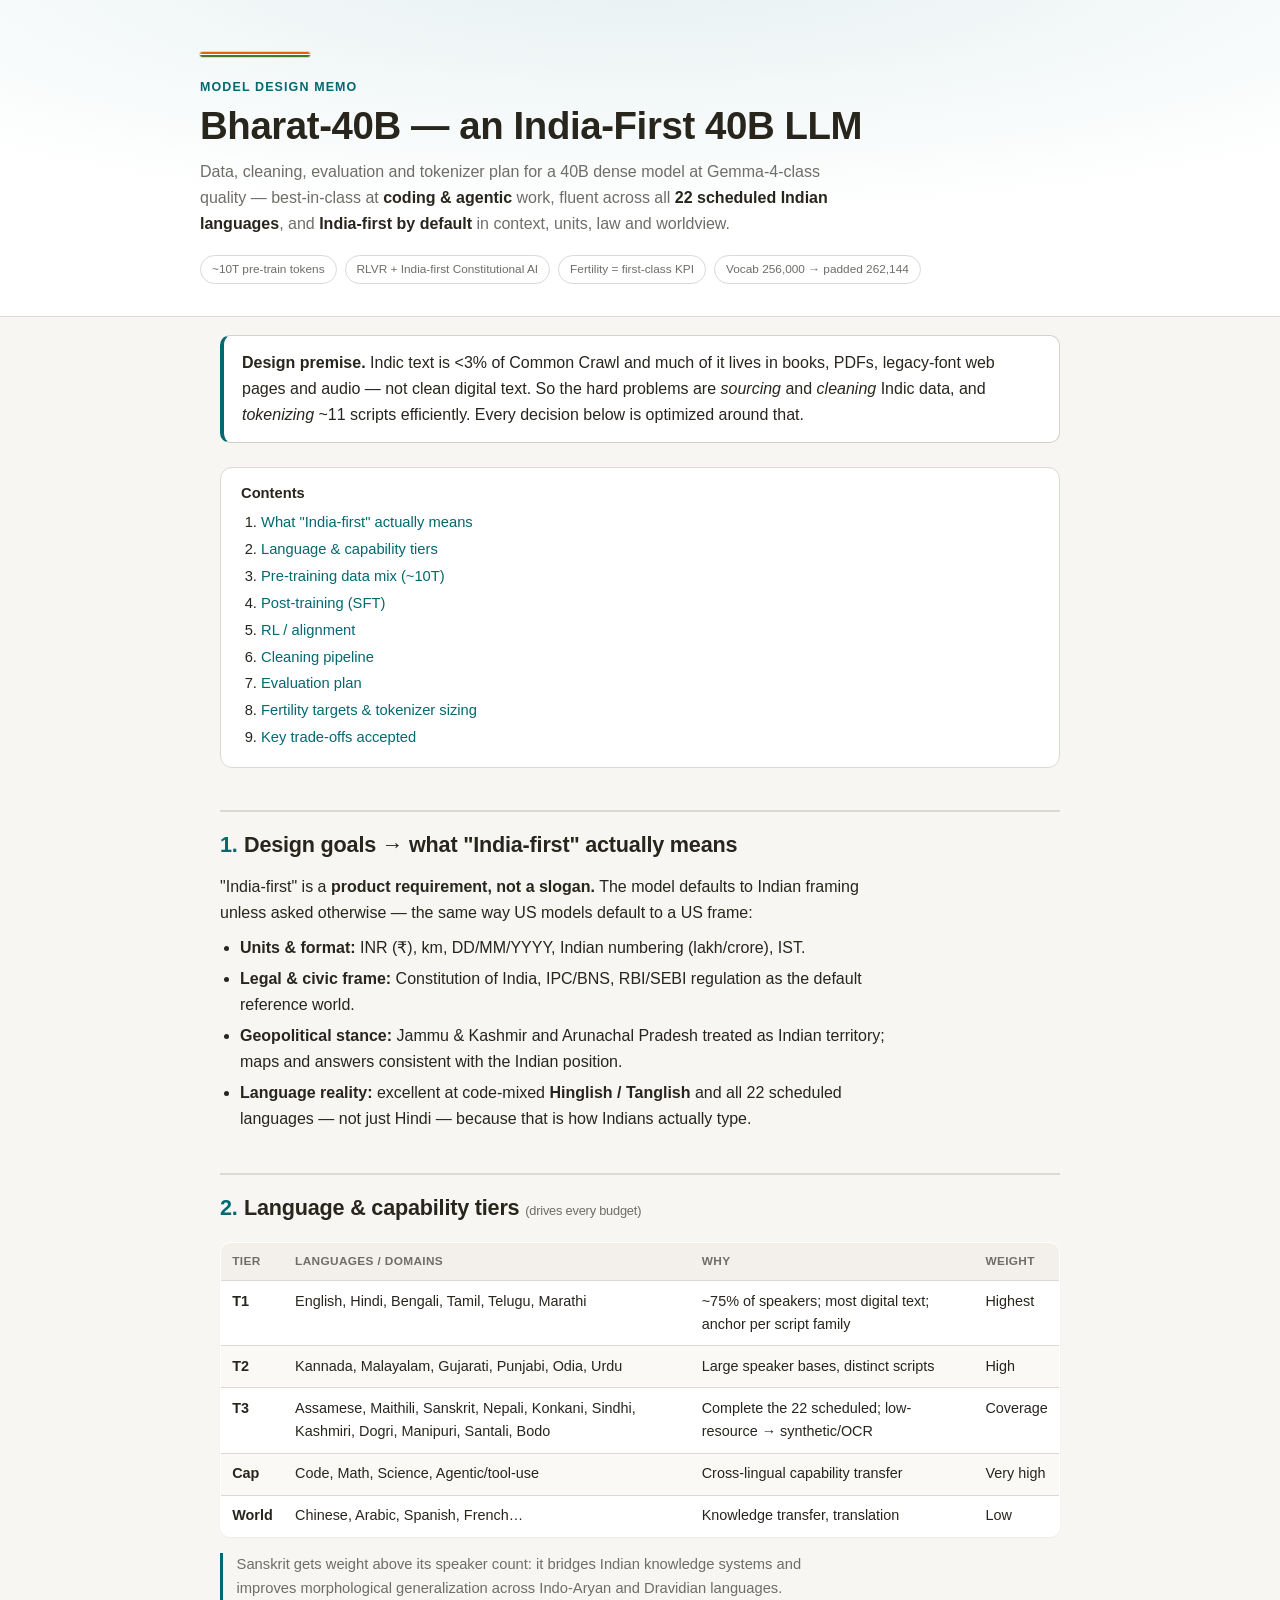
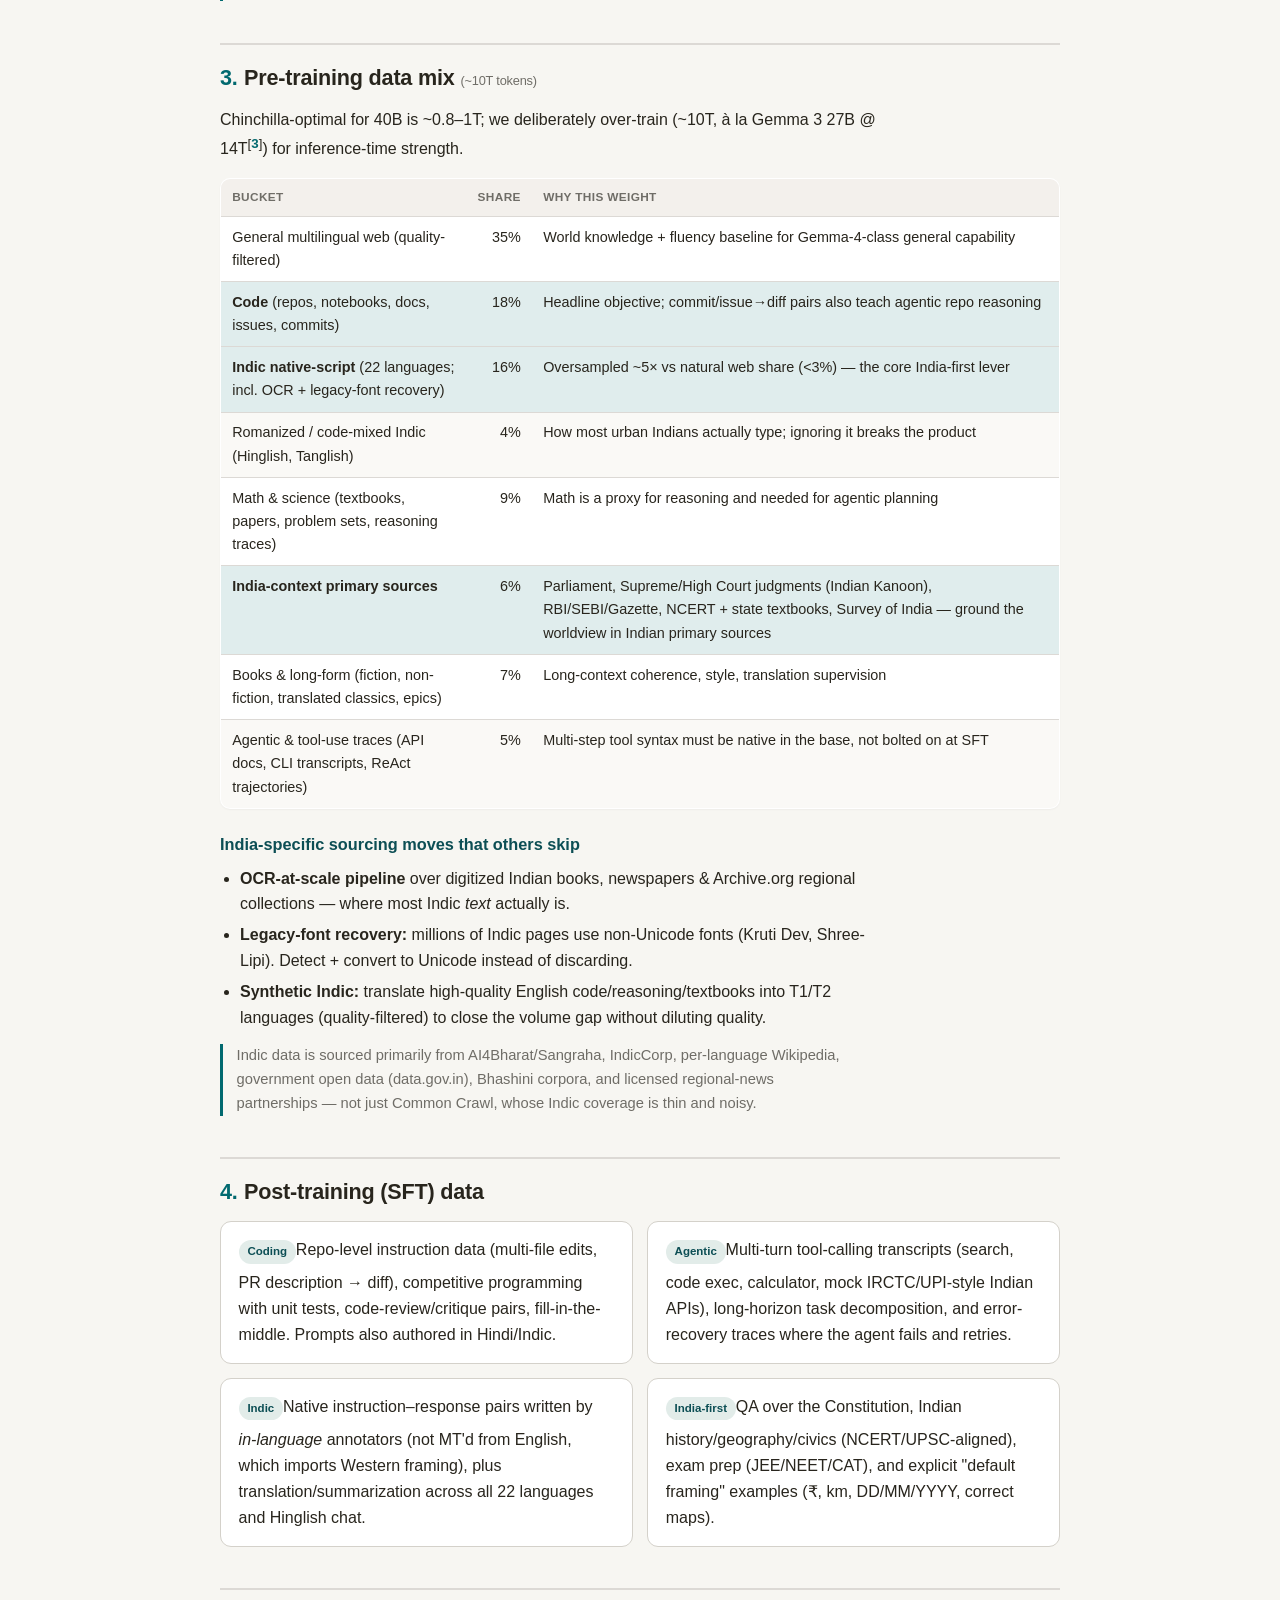
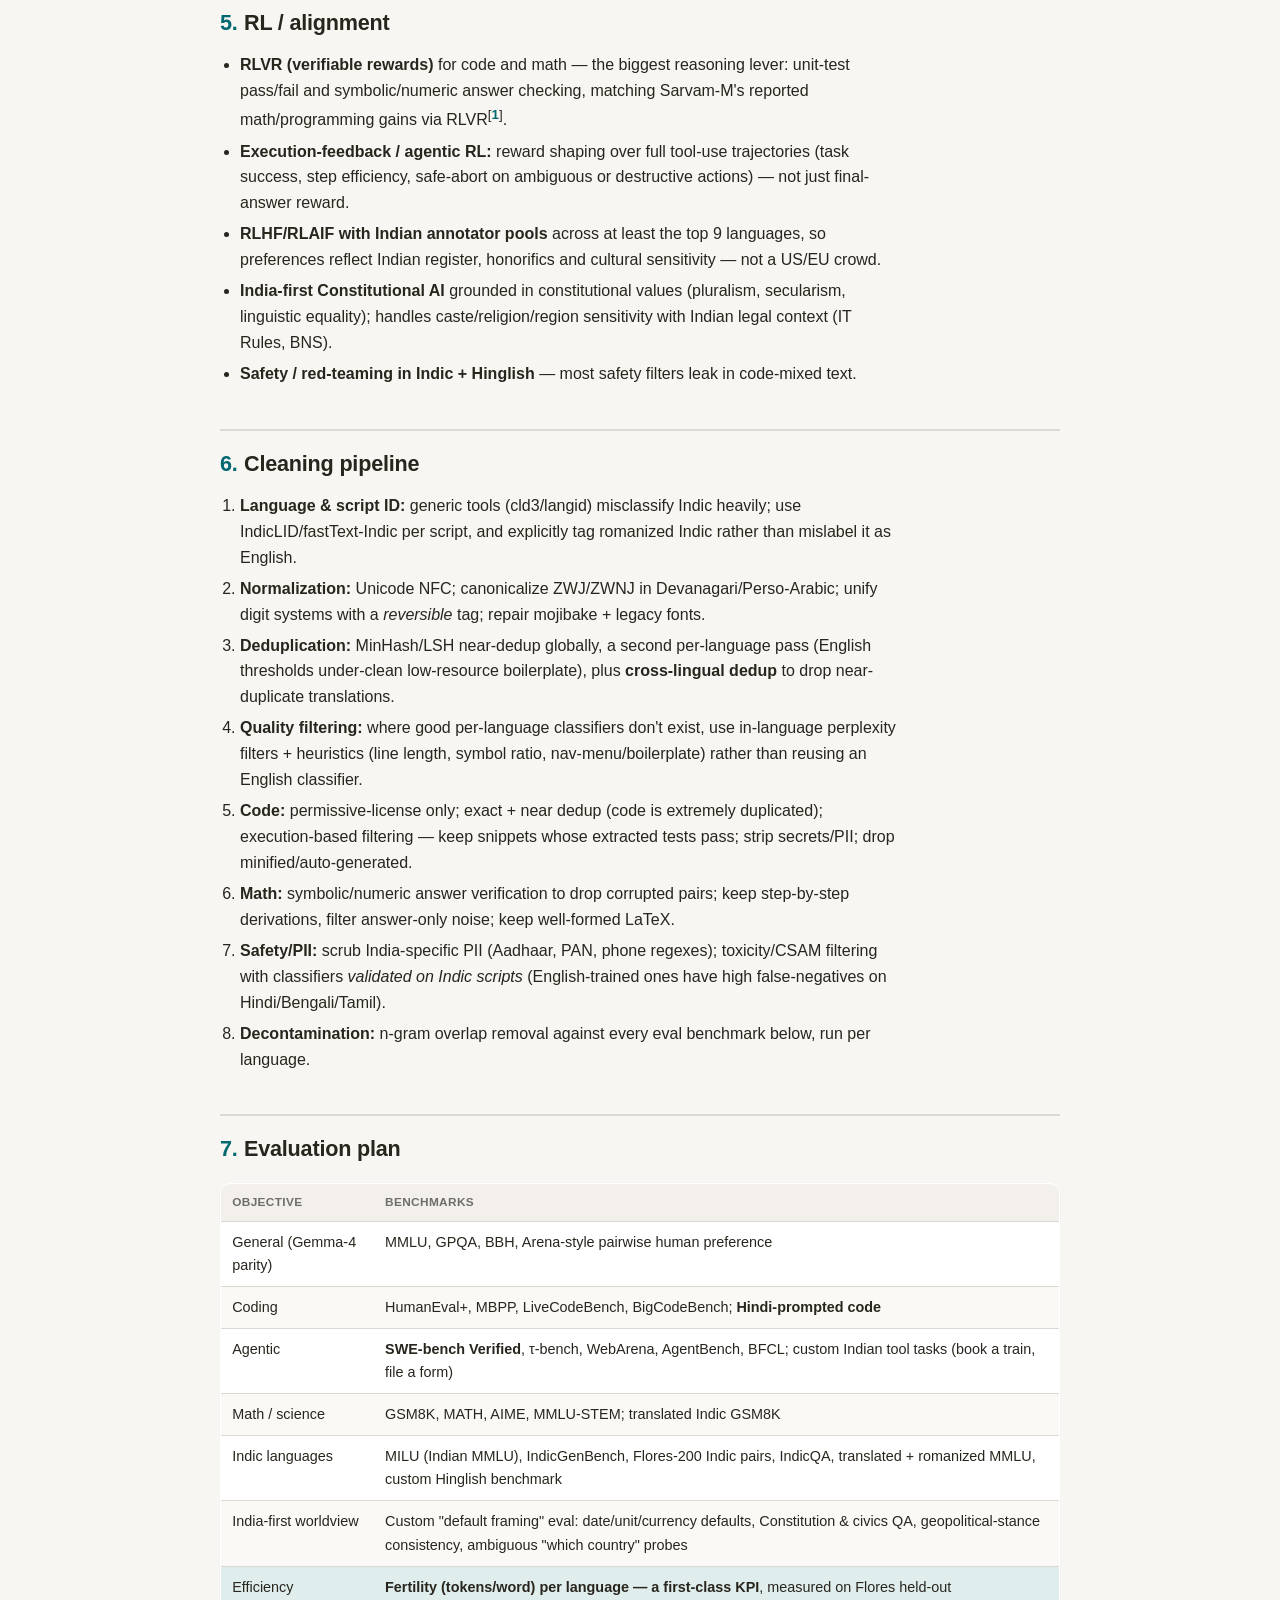
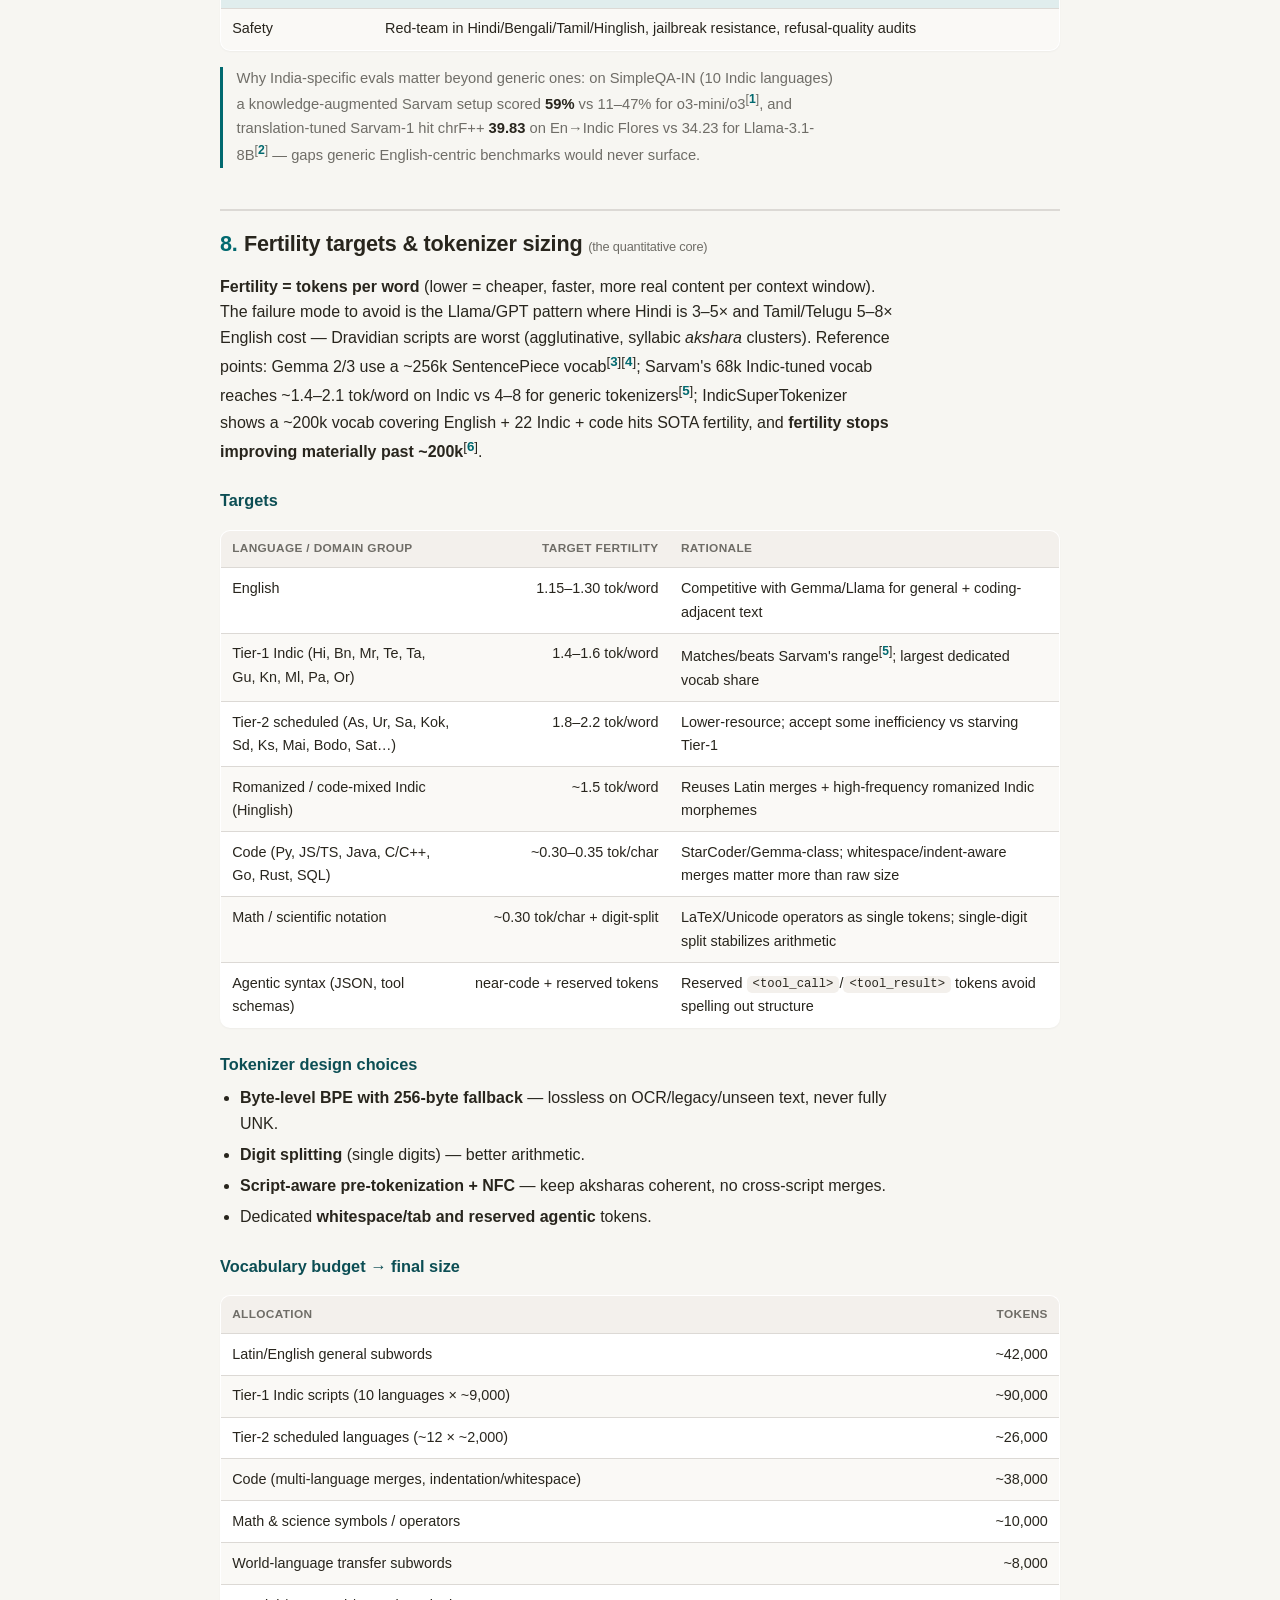
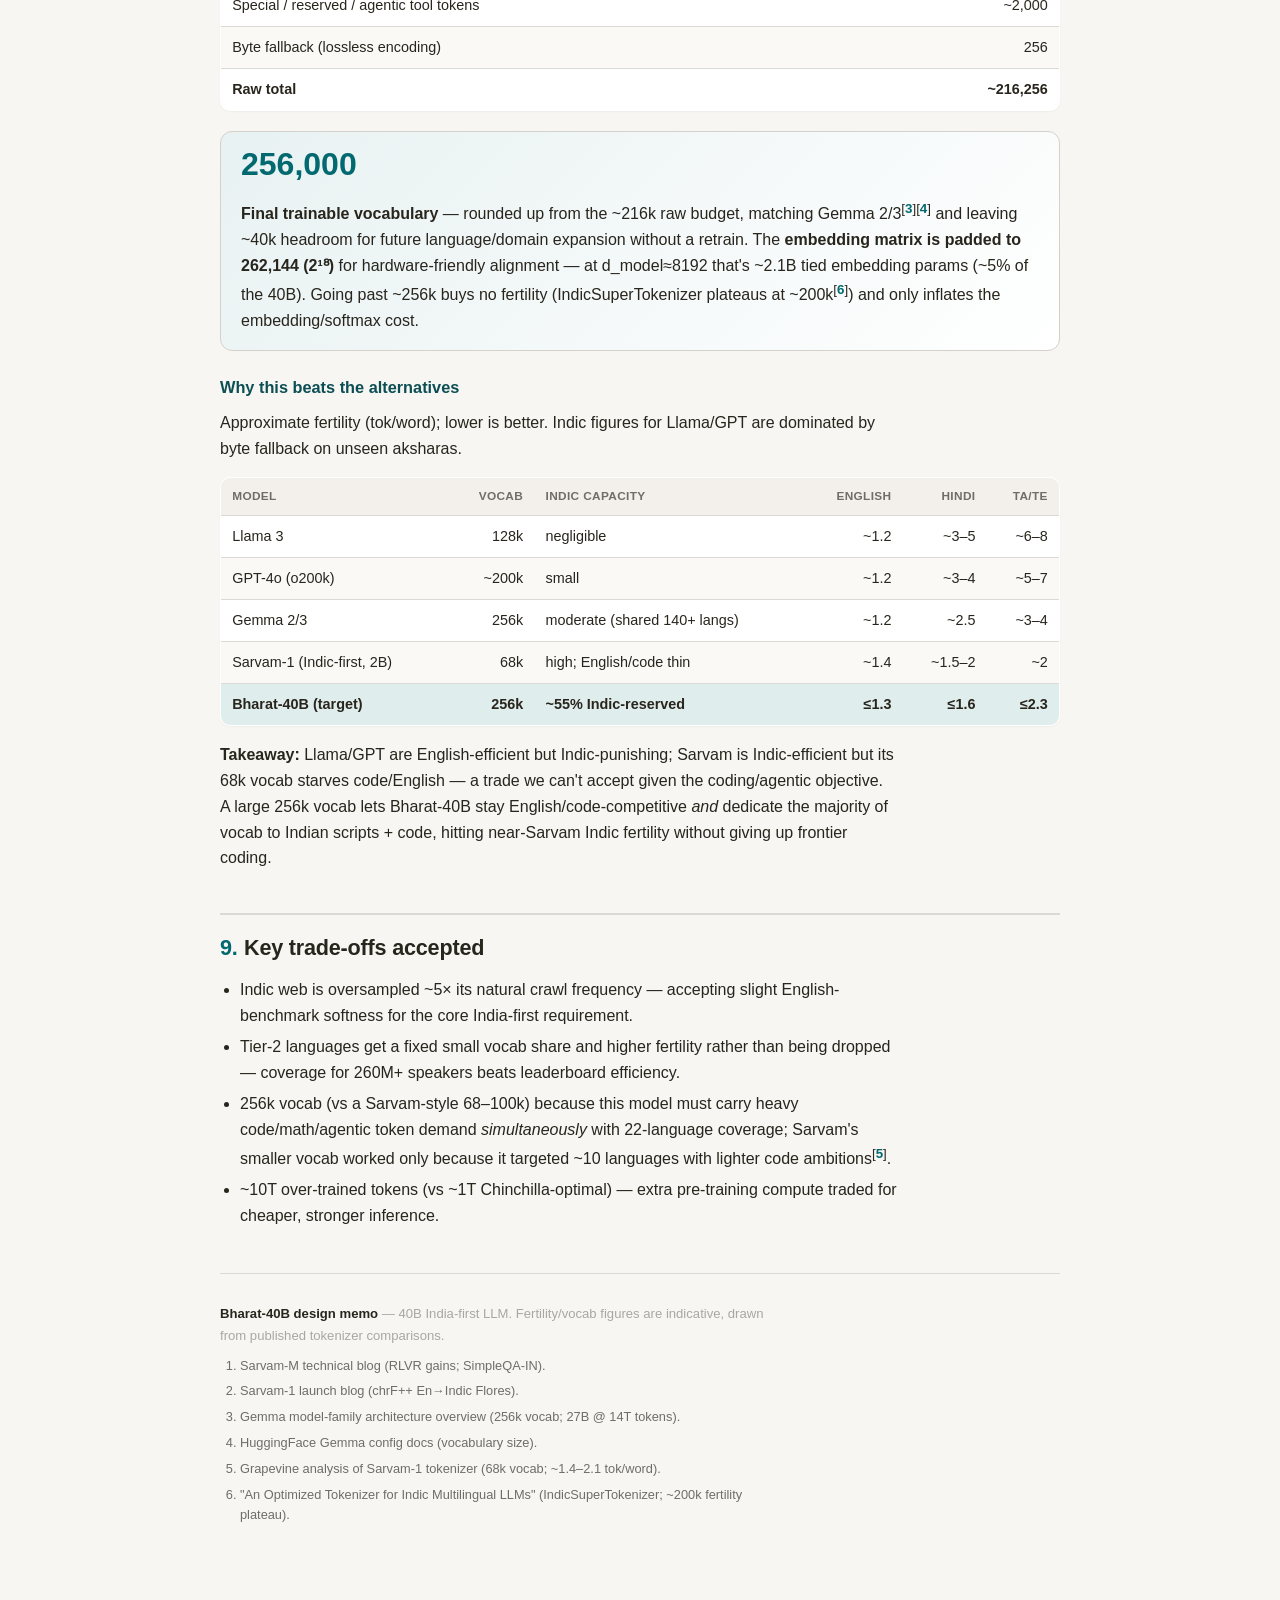
<file: Assignment3/index.html>
<!DOCTYPE html>
<html lang="en">
<head>
<meta charset="UTF-8">
<meta name="viewport" content="width=device-width, initial-scale=1.0">
<title>Bharat-40B — Data, Cleaning, Evaluation & Tokenizer Plan (India-First 40B LLM)</title>
<style>
  :root{
    --bg:#f7f6f2; --panel:#ffffff; --panel2:#f3f0ec; --ink:#28251d; --muted:#6f6d67; --faint:#a9a7a1;
    --line:#dcd9d5; --border:#d4d1ca; --teal:#01696f; --teal2:#0c4e54; --hl:#e2ece9;
    --saffron:#e8620c; --green:#437a22; --zebra:#faf9f6;
  }
  @media (prefers-color-scheme: dark){
    :root{
      --bg:#171614; --panel:#1c1b19; --panel2:#232220; --ink:#cdccca; --muted:#8a8985; --faint:#5a5957;
      --line:#2a2927; --border:#393836; --teal:#4f98a3; --teal2:#7bb8c1; --hl:#26302f;
      --saffron:#d1793f; --green:#6daa45; --zebra:#1f1e1c;
    }
  }
  *{box-sizing:border-box;margin:0;padding:0}
  html{scroll-behavior:smooth}
  body{background:var(--bg);color:var(--ink);line-height:1.62;font-size:16px;
    font-family:-apple-system,BlinkMacSystemFont,"Segoe UI",Roboto,"Noto Sans",Arial,sans-serif;
    -webkit-font-smoothing:antialiased}
  .wrap{max-width:880px;margin:0 auto;padding:0 20px 90px}
  header.hero{padding:52px 20px 32px;border-bottom:1px solid var(--line);
    background:radial-gradient(1000px 260px at 50% -40px,color-mix(in srgb,var(--teal) 10%,transparent),transparent),var(--panel)}
  .hero-inner{max-width:880px;margin:0 auto}
  .flag{height:5px;width:110px;margin-bottom:20px;border-radius:4px;
    background:linear-gradient(to bottom,var(--saffron) 0 33%,#ffffff 33% 66%,var(--green) 66% 100%);
    box-shadow:0 0 0 1px var(--line)}
  .eyebrow{font-size:.78rem;letter-spacing:.09em;text-transform:uppercase;color:var(--teal);font-weight:700}
  h1{font-size:clamp(1.7rem,3.6vw,2.4rem);line-height:1.15;margin:.4rem 0 .7rem;letter-spacing:-.4px}
  .sub{color:var(--muted);max-width:72ch;font-size:1rem}
  h2{font-size:1.35rem;margin:2.6rem 0 .7rem;padding-top:1rem;border-top:2px solid var(--line);letter-spacing:-.2px}
  h2 .n{color:var(--teal);font-weight:700;margin-right:.4rem}
  h3{font-size:1.02rem;margin:1.4rem 0 .5rem;color:var(--teal2)}
  p{margin:.6rem 0;max-width:76ch}
  ul,ol{margin:.5rem 0 .8rem 1.25rem} li{margin:.32rem 0;max-width:74ch}
  strong{color:var(--ink)}
  code{background:var(--panel2);padding:.08rem .38rem;border-radius:5px;font-size:.85em;
    font-family:ui-monospace,SFMono-Regular,Menlo,Consolas,monospace}
  a{color:var(--teal)}
  sup a{text-decoration:none;font-weight:600}
  table{width:100%;border-collapse:collapse;margin:1rem 0;font-size:.9rem;background:var(--panel);
    border:1px solid var(--line);border-radius:10px;overflow:hidden;box-shadow:0 1px 2px rgba(0,0,0,.04)}
  th,td{text-align:left;padding:.55rem .7rem;border-bottom:1px solid var(--line);vertical-align:top}
  th{background:var(--panel2);font-weight:600;font-size:.74rem;text-transform:uppercase;letter-spacing:.03em;color:var(--muted)}
  tbody tr:nth-child(even){background:var(--zebra)}
  tr:last-child td{border-bottom:none}
  td.num,th.num{text-align:right;font-variant-numeric:tabular-nums;white-space:nowrap}
  .hl{background:color-mix(in srgb,var(--teal) 12%,transparent)!important}
  .callout{background:var(--panel);border:1px solid var(--border);border-left:4px solid var(--teal);
    border-radius:10px;padding:14px 18px;margin:18px 0}
  .note{border-left:3px solid var(--teal);padding-left:.85rem;color:var(--muted);font-size:.92rem;margin:.8rem 0}
  .grid2{display:grid;grid-template-columns:1fr 1fr;gap:.9rem}
  @media(max-width:640px){.grid2{grid-template-columns:1fr}}
  .card{background:var(--panel);border:1px solid var(--border);border-radius:11px;padding:.95rem 1.1rem}
  .tag{display:inline-block;background:var(--hl);color:var(--teal2);font-size:.72rem;font-weight:700;
    padding:.15rem .55rem;border-radius:999px;margin-bottom:.4rem}
  .chips{display:flex;flex-wrap:wrap;gap:8px;margin-top:18px}
  .chip{font-size:.74rem;color:var(--muted);border:1px solid var(--line);border-radius:20px;padding:4px 11px;background:var(--panel)}
  .decision{display:flex;align-items:center;gap:18px;flex-wrap:wrap;
    background:linear-gradient(135deg,color-mix(in srgb,var(--teal) 9%,var(--panel)),var(--panel));
    border:1px solid var(--border);border-radius:12px;padding:16px 20px;margin:20px 0}
  .decision .big{font-size:2rem;font-weight:800;color:var(--teal);line-height:1;white-space:nowrap}
  .toc{background:var(--panel);border:1px solid var(--line);border-radius:12px;padding:14px 20px;margin:24px 0;font-size:.92rem}
  .toc a{text-decoration:none}.toc ol{margin:6px 0 0;padding-left:20px}.toc li{margin:3px 0}
  footer{color:var(--faint);font-size:.82rem;border-top:1px solid var(--line);padding-top:20px;margin-top:44px}
  footer ol{font-size:.8rem;color:var(--muted)}
</style>
</head>
<body>
<header class="hero">
  <div class="hero-inner">
    <div class="flag"></div>
    <div class="eyebrow">Model Design Memo</div>
    <h1>Bharat-40B — an India-First 40B LLM</h1>
    <p class="sub">Data, cleaning, evaluation and tokenizer plan for a 40B dense model at Gemma-4-class quality — best-in-class at <strong>coding &amp; agentic</strong> work, fluent across all <strong>22 scheduled Indian languages</strong>, and <strong>India-first by default</strong> in context, units, law and worldview.</p>
    <div class="chips">
      <span class="chip">~10T pre-train tokens</span>
      <span class="chip">RLVR + India-first Constitutional AI</span>
      <span class="chip">Fertility = first-class KPI</span>
      <span class="chip">Vocab 256,000 → padded 262,144</span>
    </div>
  </div>
</header>

<div class="wrap">
  <div class="callout">
    <strong>Design premise.</strong> Indic text is &lt;3% of Common Crawl and much of it lives in books, PDFs, legacy-font web pages and audio — not clean digital text. So the hard problems are <em>sourcing</em> and <em>cleaning</em> Indic data, and <em>tokenizing</em> ~11 scripts efficiently. Every decision below is optimized around that.
  </div>

  <div class="toc"><strong>Contents</strong>
    <ol>
      <li><a href="#goals">What "India-first" actually means</a></li>
      <li><a href="#tiers">Language &amp; capability tiers</a></li>
      <li><a href="#pretrain">Pre-training data mix (~10T)</a></li>
      <li><a href="#sft">Post-training (SFT)</a></li>
      <li><a href="#rl">RL / alignment</a></li>
      <li><a href="#clean">Cleaning pipeline</a></li>
      <li><a href="#eval">Evaluation plan</a></li>
      <li><a href="#tok">Fertility targets &amp; tokenizer sizing</a></li>
      <li><a href="#tradeoffs">Key trade-offs accepted</a></li>
    </ol>
  </div>

  <!-- 1 -->
  <h2 id="goals"><span class="n">1.</span>Design goals → what "India-first" actually means</h2>
  <p>"India-first" is a <strong>product requirement, not a slogan.</strong> The model defaults to Indian framing unless asked otherwise — the same way US models default to a US frame:</p>
  <ul>
    <li><strong>Units &amp; format:</strong> INR (₹), km, DD/MM/YYYY, Indian numbering (lakh/crore), IST.</li>
    <li><strong>Legal &amp; civic frame:</strong> Constitution of India, IPC/BNS, RBI/SEBI regulation as the default reference world.</li>
    <li><strong>Geopolitical stance:</strong> Jammu &amp; Kashmir and Arunachal Pradesh treated as Indian territory; maps and answers consistent with the Indian position.</li>
    <li><strong>Language reality:</strong> excellent at code-mixed <strong>Hinglish / Tanglish</strong> and all 22 scheduled languages — not just Hindi — because that is how Indians actually type.</li>
  </ul>

  <!-- 2 -->
  <h2 id="tiers"><span class="n">2.</span>Language &amp; capability tiers <span style="font-weight:400;font-size:.8rem;color:var(--muted)">(drives every budget)</span></h2>
  <table>
    <thead><tr><th>Tier</th><th>Languages / domains</th><th>Why</th><th>Weight</th></tr></thead>
    <tbody>
      <tr><td><strong>T1</strong></td><td>English, Hindi, Bengali, Tamil, Telugu, Marathi</td><td>~75% of speakers; most digital text; anchor per script family</td><td>Highest</td></tr>
      <tr><td><strong>T2</strong></td><td>Kannada, Malayalam, Gujarati, Punjabi, Odia, Urdu</td><td>Large speaker bases, distinct scripts</td><td>High</td></tr>
      <tr><td><strong>T3</strong></td><td>Assamese, Maithili, Sanskrit, Nepali, Konkani, Sindhi, Kashmiri, Dogri, Manipuri, Santali, Bodo</td><td>Complete the 22 scheduled; low-resource → synthetic/OCR</td><td>Coverage</td></tr>
      <tr><td><strong>Cap</strong></td><td>Code, Math, Science, Agentic/tool-use</td><td>Cross-lingual capability transfer</td><td>Very high</td></tr>
      <tr><td><strong>World</strong></td><td>Chinese, Arabic, Spanish, French…</td><td>Knowledge transfer, translation</td><td>Low</td></tr>
    </tbody>
  </table>
  <p class="note">Sanskrit gets weight above its speaker count: it bridges Indian knowledge systems and improves morphological generalization across Indo-Aryan and Dravidian languages.</p>

  <!-- 3 -->
  <h2 id="pretrain"><span class="n">3.</span>Pre-training data mix <span style="font-weight:400;font-size:.8rem;color:var(--muted)">(~10T tokens)</span></h2>
  <p>Chinchilla-optimal for 40B is ~0.8–1T; we deliberately over-train (~10T, à la Gemma 3 27B @ 14T<sup>[<a href="#c3">3</a>]</sup>) for inference-time strength.</p>
  <table>
    <thead><tr><th>Bucket</th><th class="num">Share</th><th>Why this weight</th></tr></thead>
    <tbody>
      <tr><td>General multilingual web (quality-filtered)</td><td class="num">35%</td><td>World knowledge + fluency baseline for Gemma-4-class general capability</td></tr>
      <tr class="hl"><td><strong>Code</strong> (repos, notebooks, docs, issues, commits)</td><td class="num">18%</td><td>Headline objective; commit/issue→diff pairs also teach agentic repo reasoning</td></tr>
      <tr class="hl"><td><strong>Indic native-script</strong> (22 languages; incl. OCR + legacy-font recovery)</td><td class="num">16%</td><td>Oversampled ~5× vs natural web share (&lt;3%) — the core India-first lever</td></tr>
      <tr><td>Romanized / code-mixed Indic (Hinglish, Tanglish)</td><td class="num">4%</td><td>How most urban Indians actually type; ignoring it breaks the product</td></tr>
      <tr><td>Math &amp; science (textbooks, papers, problem sets, reasoning traces)</td><td class="num">9%</td><td>Math is a proxy for reasoning and needed for agentic planning</td></tr>
      <tr class="hl"><td><strong>India-context primary sources</strong></td><td class="num">6%</td><td>Parliament, Supreme/High Court judgments (Indian Kanoon), RBI/SEBI/Gazette, NCERT + state textbooks, Survey of India — ground the worldview in Indian primary sources</td></tr>
      <tr><td>Books &amp; long-form (fiction, non-fiction, translated classics, epics)</td><td class="num">7%</td><td>Long-context coherence, style, translation supervision</td></tr>
      <tr><td>Agentic &amp; tool-use traces (API docs, CLI transcripts, ReAct trajectories)</td><td class="num">5%</td><td>Multi-step tool syntax must be native in the base, not bolted on at SFT</td></tr>
    </tbody>
  </table>
  <h3>India-specific sourcing moves that others skip</h3>
  <ul>
    <li><strong>OCR-at-scale pipeline</strong> over digitized Indian books, newspapers &amp; Archive.org regional collections — where most Indic <em>text</em> actually is.</li>
    <li><strong>Legacy-font recovery:</strong> millions of Indic pages use non-Unicode fonts (Kruti Dev, Shree-Lipi). Detect + convert to Unicode instead of discarding.</li>
    <li><strong>Synthetic Indic:</strong> translate high-quality English code/reasoning/textbooks into T1/T2 languages (quality-filtered) to close the volume gap without diluting quality.</li>
  </ul>
  <p class="note">Indic data is sourced primarily from AI4Bharat/Sangraha, IndicCorp, per-language Wikipedia, government open data (data.gov.in), Bhashini corpora, and licensed regional-news partnerships — not just Common Crawl, whose Indic coverage is thin and noisy.</p>

  <!-- 4 -->
  <h2 id="sft"><span class="n">4.</span>Post-training (SFT) data</h2>
  <div class="grid2">
    <div class="card"><span class="tag">Coding</span>Repo-level instruction data (multi-file edits, PR description → diff), competitive programming with unit tests, code-review/critique pairs, fill-in-the-middle. Prompts also authored in Hindi/Indic.</div>
    <div class="card"><span class="tag">Agentic</span>Multi-turn tool-calling transcripts (search, code exec, calculator, mock IRCTC/UPI-style Indian APIs), long-horizon task decomposition, and error-recovery traces where the agent fails and retries.</div>
    <div class="card"><span class="tag">Indic</span>Native instruction–response pairs written by <em>in-language</em> annotators (not MT'd from English, which imports Western framing), plus translation/summarization across all 22 languages and Hinglish chat.</div>
    <div class="card"><span class="tag">India-first</span>QA over the Constitution, Indian history/geography/civics (NCERT/UPSC-aligned), exam prep (JEE/NEET/CAT), and explicit "default framing" examples (₹, km, DD/MM/YYYY, correct maps).</div>
  </div>

  <!-- 5 -->
  <h2 id="rl"><span class="n">5.</span>RL / alignment</h2>
  <ul>
    <li><strong>RLVR (verifiable rewards)</strong> for code and math — the biggest reasoning lever: unit-test pass/fail and symbolic/numeric answer checking, matching Sarvam-M's reported math/programming gains via RLVR<sup>[<a href="#c1">1</a>]</sup>.</li>
    <li><strong>Execution-feedback / agentic RL:</strong> reward shaping over full tool-use trajectories (task success, step efficiency, safe-abort on ambiguous or destructive actions) — not just final-answer reward.</li>
    <li><strong>RLHF/RLAIF with Indian annotator pools</strong> across at least the top 9 languages, so preferences reflect Indian register, honorifics and cultural sensitivity — not a US/EU crowd.</li>
    <li><strong>India-first Constitutional AI</strong> grounded in constitutional values (pluralism, secularism, linguistic equality); handles caste/religion/region sensitivity with Indian legal context (IT Rules, BNS).</li>
    <li><strong>Safety / red-teaming in Indic + Hinglish</strong> — most safety filters leak in code-mixed text.</li>
  </ul>

  <!-- 6 -->
  <h2 id="clean"><span class="n">6.</span>Cleaning pipeline</h2>
  <ol>
    <li><strong>Language &amp; script ID:</strong> generic tools (cld3/langid) misclassify Indic heavily; use IndicLID/fastText-Indic per script, and explicitly tag romanized Indic rather than mislabel it as English.</li>
    <li><strong>Normalization:</strong> Unicode NFC; canonicalize ZWJ/ZWNJ in Devanagari/Perso-Arabic; unify digit systems with a <em>reversible</em> tag; repair mojibake + legacy fonts.</li>
    <li><strong>Deduplication:</strong> MinHash/LSH near-dedup globally, a second per-language pass (English thresholds under-clean low-resource boilerplate), plus <strong>cross-lingual dedup</strong> to drop near-duplicate translations.</li>
    <li><strong>Quality filtering:</strong> where good per-language classifiers don't exist, use in-language perplexity filters + heuristics (line length, symbol ratio, nav-menu/boilerplate) rather than reusing an English classifier.</li>
    <li><strong>Code:</strong> permissive-license only; exact + near dedup (code is extremely duplicated); execution-based filtering — keep snippets whose extracted tests pass; strip secrets/PII; drop minified/auto-generated.</li>
    <li><strong>Math:</strong> symbolic/numeric answer verification to drop corrupted pairs; keep step-by-step derivations, filter answer-only noise; keep well-formed LaTeX.</li>
    <li><strong>Safety/PII:</strong> scrub India-specific PII (Aadhaar, PAN, phone regexes); toxicity/CSAM filtering with classifiers <em>validated on Indic scripts</em> (English-trained ones have high false-negatives on Hindi/Bengali/Tamil).</li>
    <li><strong>Decontamination:</strong> n-gram overlap removal against every eval benchmark below, run per language.</li>
  </ol>

  <!-- 7 -->
  <h2 id="eval"><span class="n">7.</span>Evaluation plan</h2>
  <table>
    <thead><tr><th>Objective</th><th>Benchmarks</th></tr></thead>
    <tbody>
      <tr><td>General (Gemma-4 parity)</td><td>MMLU, GPQA, BBH, Arena-style pairwise human preference</td></tr>
      <tr><td>Coding</td><td>HumanEval+, MBPP, LiveCodeBench, BigCodeBench; <strong>Hindi-prompted code</strong></td></tr>
      <tr><td>Agentic</td><td><strong>SWE-bench Verified</strong>, τ-bench, WebArena, AgentBench, BFCL; custom Indian tool tasks (book a train, file a form)</td></tr>
      <tr><td>Math / science</td><td>GSM8K, MATH, AIME, MMLU-STEM; translated Indic GSM8K</td></tr>
      <tr><td>Indic languages</td><td>MILU (Indian MMLU), IndicGenBench, Flores-200 Indic pairs, IndicQA, translated + romanized MMLU, custom Hinglish benchmark</td></tr>
      <tr><td>India-first worldview</td><td>Custom "default framing" eval: date/unit/currency defaults, Constitution &amp; civics QA, geopolitical-stance consistency, ambiguous "which country" probes</td></tr>
      <tr class="hl"><td>Efficiency</td><td><strong>Fertility (tokens/word) per language — a first-class KPI</strong>, measured on Flores held-out</td></tr>
      <tr><td>Safety</td><td>Red-team in Hindi/Bengali/Tamil/Hinglish, jailbreak resistance, refusal-quality audits</td></tr>
    </tbody>
  </table>
  <p class="note">Why India-specific evals matter beyond generic ones: on SimpleQA-IN (10 Indic languages) a knowledge-augmented Sarvam setup scored <strong>59%</strong> vs 11–47% for o3-mini/o3<sup>[<a href="#c1">1</a>]</sup>, and translation-tuned Sarvam-1 hit chrF++ <strong>39.83</strong> on En→Indic Flores vs 34.23 for Llama-3.1-8B<sup>[<a href="#c2">2</a>]</sup> — gaps generic English-centric benchmarks would never surface.</p>

  <!-- 8 -->
  <h2 id="tok"><span class="n">8.</span>Fertility targets &amp; tokenizer sizing <span style="font-weight:400;font-size:.8rem;color:var(--muted)">(the quantitative core)</span></h2>
  <p><strong>Fertility = tokens per word</strong> (lower = cheaper, faster, more real content per context window). The failure mode to avoid is the Llama/GPT pattern where Hindi is 3–5× and Tamil/Telugu 5–8× English cost — Dravidian scripts are worst (agglutinative, syllabic <em>akshara</em> clusters). Reference points: Gemma 2/3 use a ~256k SentencePiece vocab<sup>[<a href="#c3">3</a>][<a href="#c4">4</a>]</sup>; Sarvam's 68k Indic-tuned vocab reaches ~1.4–2.1 tok/word on Indic vs 4–8 for generic tokenizers<sup>[<a href="#c5">5</a>]</sup>; IndicSuperTokenizer shows a ~200k vocab covering English + 22 Indic + code hits SOTA fertility, and <strong>fertility stops improving materially past ~200k</strong><sup>[<a href="#c6">6</a>]</sup>.</p>

  <h3>Targets</h3>
  <table>
    <thead><tr><th>Language / domain group</th><th class="num">Target fertility</th><th>Rationale</th></tr></thead>
    <tbody>
      <tr><td>English</td><td class="num">1.15–1.30 tok/word</td><td>Competitive with Gemma/Llama for general + coding-adjacent text</td></tr>
      <tr><td>Tier-1 Indic (Hi, Bn, Mr, Te, Ta, Gu, Kn, Ml, Pa, Or)</td><td class="num">1.4–1.6 tok/word</td><td>Matches/beats Sarvam's range<sup>[<a href="#c5">5</a>]</sup>; largest dedicated vocab share</td></tr>
      <tr><td>Tier-2 scheduled (As, Ur, Sa, Kok, Sd, Ks, Mai, Bodo, Sat…)</td><td class="num">1.8–2.2 tok/word</td><td>Lower-resource; accept some inefficiency vs starving Tier-1</td></tr>
      <tr><td>Romanized / code-mixed Indic (Hinglish)</td><td class="num">~1.5 tok/word</td><td>Reuses Latin merges + high-frequency romanized Indic morphemes</td></tr>
      <tr><td>Code (Py, JS/TS, Java, C/C++, Go, Rust, SQL)</td><td class="num">~0.30–0.35 tok/char</td><td>StarCoder/Gemma-class; whitespace/indent-aware merges matter more than raw size</td></tr>
      <tr><td>Math / scientific notation</td><td class="num">~0.30 tok/char + digit-split</td><td>LaTeX/Unicode operators as single tokens; single-digit split stabilizes arithmetic</td></tr>
      <tr><td>Agentic syntax (JSON, tool schemas)</td><td class="num">near-code + reserved tokens</td><td>Reserved <code>&lt;tool_call&gt;</code>/<code>&lt;tool_result&gt;</code> tokens avoid spelling out structure</td></tr>
    </tbody>
  </table>

  <h3>Tokenizer design choices</h3>
  <ul>
    <li><strong>Byte-level BPE with 256-byte fallback</strong> — lossless on OCR/legacy/unseen text, never fully UNK.</li>
    <li><strong>Digit splitting</strong> (single digits) — better arithmetic.</li>
    <li><strong>Script-aware pre-tokenization + NFC</strong> — keep aksharas coherent, no cross-script merges.</li>
    <li>Dedicated <strong>whitespace/tab and reserved agentic</strong> tokens.</li>
  </ul>

  <h3>Vocabulary budget → final size</h3>
  <table>
    <thead><tr><th>Allocation</th><th class="num">Tokens</th></tr></thead>
    <tbody>
      <tr><td>Latin/English general subwords</td><td class="num">~42,000</td></tr>
      <tr><td>Tier-1 Indic scripts (10 languages × ~9,000)</td><td class="num">~90,000</td></tr>
      <tr><td>Tier-2 scheduled languages (~12 × ~2,000)</td><td class="num">~26,000</td></tr>
      <tr><td>Code (multi-language merges, indentation/whitespace)</td><td class="num">~38,000</td></tr>
      <tr><td>Math &amp; science symbols / operators</td><td class="num">~10,000</td></tr>
      <tr><td>World-language transfer subwords</td><td class="num">~8,000</td></tr>
      <tr><td>Special / reserved / agentic tool tokens</td><td class="num">~2,000</td></tr>
      <tr><td>Byte fallback (lossless encoding)</td><td class="num">256</td></tr>
      <tr><td><strong>Raw total</strong></td><td class="num"><strong>~216,256</strong></td></tr>
    </tbody>
  </table>

  <div class="decision">
    <div class="big">256,000</div>
    <div><strong>Final trainable vocabulary</strong> — rounded up from the ~216k raw budget, matching Gemma 2/3<sup>[<a href="#c3">3</a>][<a href="#c4">4</a>]</sup> and leaving ~40k headroom for future language/domain expansion without a retrain. The <strong>embedding matrix is padded to 262,144 (2¹⁸)</strong> for hardware-friendly alignment — at d_model≈8192 that's ~2.1B tied embedding params (~5% of the 40B). Going past ~256k buys no fertility (IndicSuperTokenizer plateaus at ~200k<sup>[<a href="#c6">6</a>]</sup>) and only inflates the embedding/softmax cost.</div>
  </div>

  <h3>Why this beats the alternatives</h3>
  <p>Approximate fertility (tok/word); lower is better. Indic figures for Llama/GPT are dominated by byte fallback on unseen aksharas.</p>
  <table>
    <thead><tr><th>Model</th><th class="num">Vocab</th><th>Indic capacity</th><th class="num">English</th><th class="num">Hindi</th><th class="num">Ta/Te</th></tr></thead>
    <tbody>
      <tr><td>Llama 3</td><td class="num">128k</td><td>negligible</td><td class="num">~1.2</td><td class="num">~3–5</td><td class="num">~6–8</td></tr>
      <tr><td>GPT-4o (o200k)</td><td class="num">~200k</td><td>small</td><td class="num">~1.2</td><td class="num">~3–4</td><td class="num">~5–7</td></tr>
      <tr><td>Gemma 2/3</td><td class="num">256k</td><td>moderate (shared 140+ langs)</td><td class="num">~1.2</td><td class="num">~2.5</td><td class="num">~3–4</td></tr>
      <tr><td>Sarvam-1 (Indic-first, 2B)</td><td class="num">68k</td><td>high; English/code thin</td><td class="num">~1.4</td><td class="num">~1.5–2</td><td class="num">~2</td></tr>
      <tr class="hl"><td><strong>Bharat-40B (target)</strong></td><td class="num"><strong>256k</strong></td><td><strong>~55% Indic-reserved</strong></td><td class="num"><strong>≤1.3</strong></td><td class="num"><strong>≤1.6</strong></td><td class="num"><strong>≤2.3</strong></td></tr>
    </tbody>
  </table>
  <p><strong>Takeaway:</strong> Llama/GPT are English-efficient but Indic-punishing; Sarvam is Indic-efficient but its 68k vocab starves code/English — a trade we can't accept given the coding/agentic objective. A large 256k vocab lets Bharat-40B stay English/code-competitive <em>and</em> dedicate the majority of vocab to Indian scripts + code, hitting near-Sarvam Indic fertility without giving up frontier coding.</p>

  <!-- 9 -->
  <h2 id="tradeoffs"><span class="n">9.</span>Key trade-offs accepted</h2>
  <ul>
    <li>Indic web is oversampled ~5× its natural crawl frequency — accepting slight English-benchmark softness for the core India-first requirement.</li>
    <li>Tier-2 languages get a fixed small vocab share and higher fertility rather than being dropped — coverage for 260M+ speakers beats leaderboard efficiency.</li>
    <li>256k vocab (vs a Sarvam-style 68–100k) because this model must carry heavy code/math/agentic token demand <em>simultaneously</em> with 22-language coverage; Sarvam's smaller vocab worked only because it targeted ~10 languages with lighter code ambitions<sup>[<a href="#c5">5</a>]</sup>.</li>
    <li>~10T over-trained tokens (vs ~1T Chinchilla-optimal) — extra pre-training compute traded for cheaper, stronger inference.</li>
  </ul>

  <footer>
    <p><strong>Bharat-40B design memo</strong> — 40B India-first LLM. Fertility/vocab figures are indicative, drawn from published tokenizer comparisons.</p>
    <ol>
      <li id="c1">Sarvam-M technical blog (RLVR gains; SimpleQA-IN).</li>
      <li id="c2">Sarvam-1 launch blog (chrF++ En→Indic Flores).</li>
      <li id="c3">Gemma model-family architecture overview (256k vocab; 27B @ 14T tokens).</li>
      <li id="c4">HuggingFace Gemma config docs (vocabulary size).</li>
      <li id="c5">Grapevine analysis of Sarvam-1 tokenizer (68k vocab; ~1.4–2.1 tok/word).</li>
      <li id="c6">"An Optimized Tokenizer for Indic Multilingual LLMs" (IndicSuperTokenizer; ~200k fertility plateau).</li>
    </ol>
  </footer>
</div>
</body>
</html>
</file>
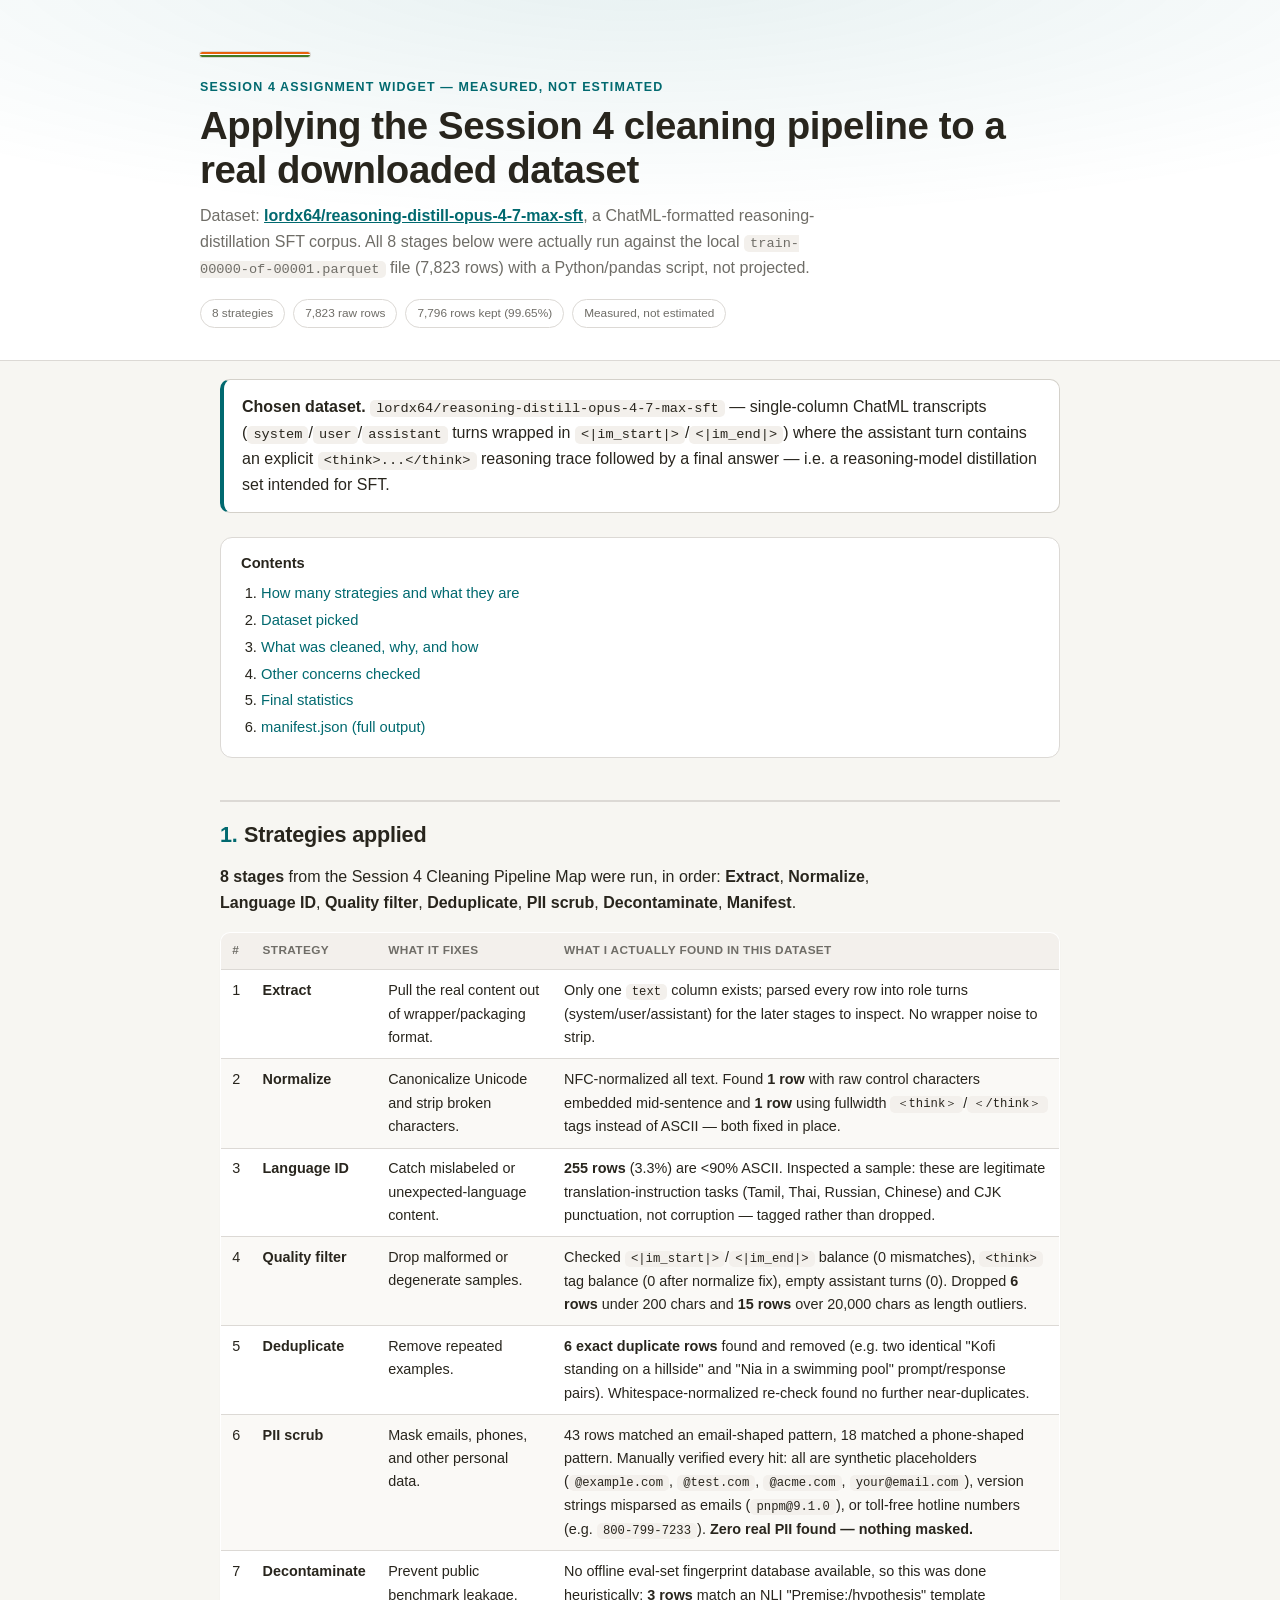
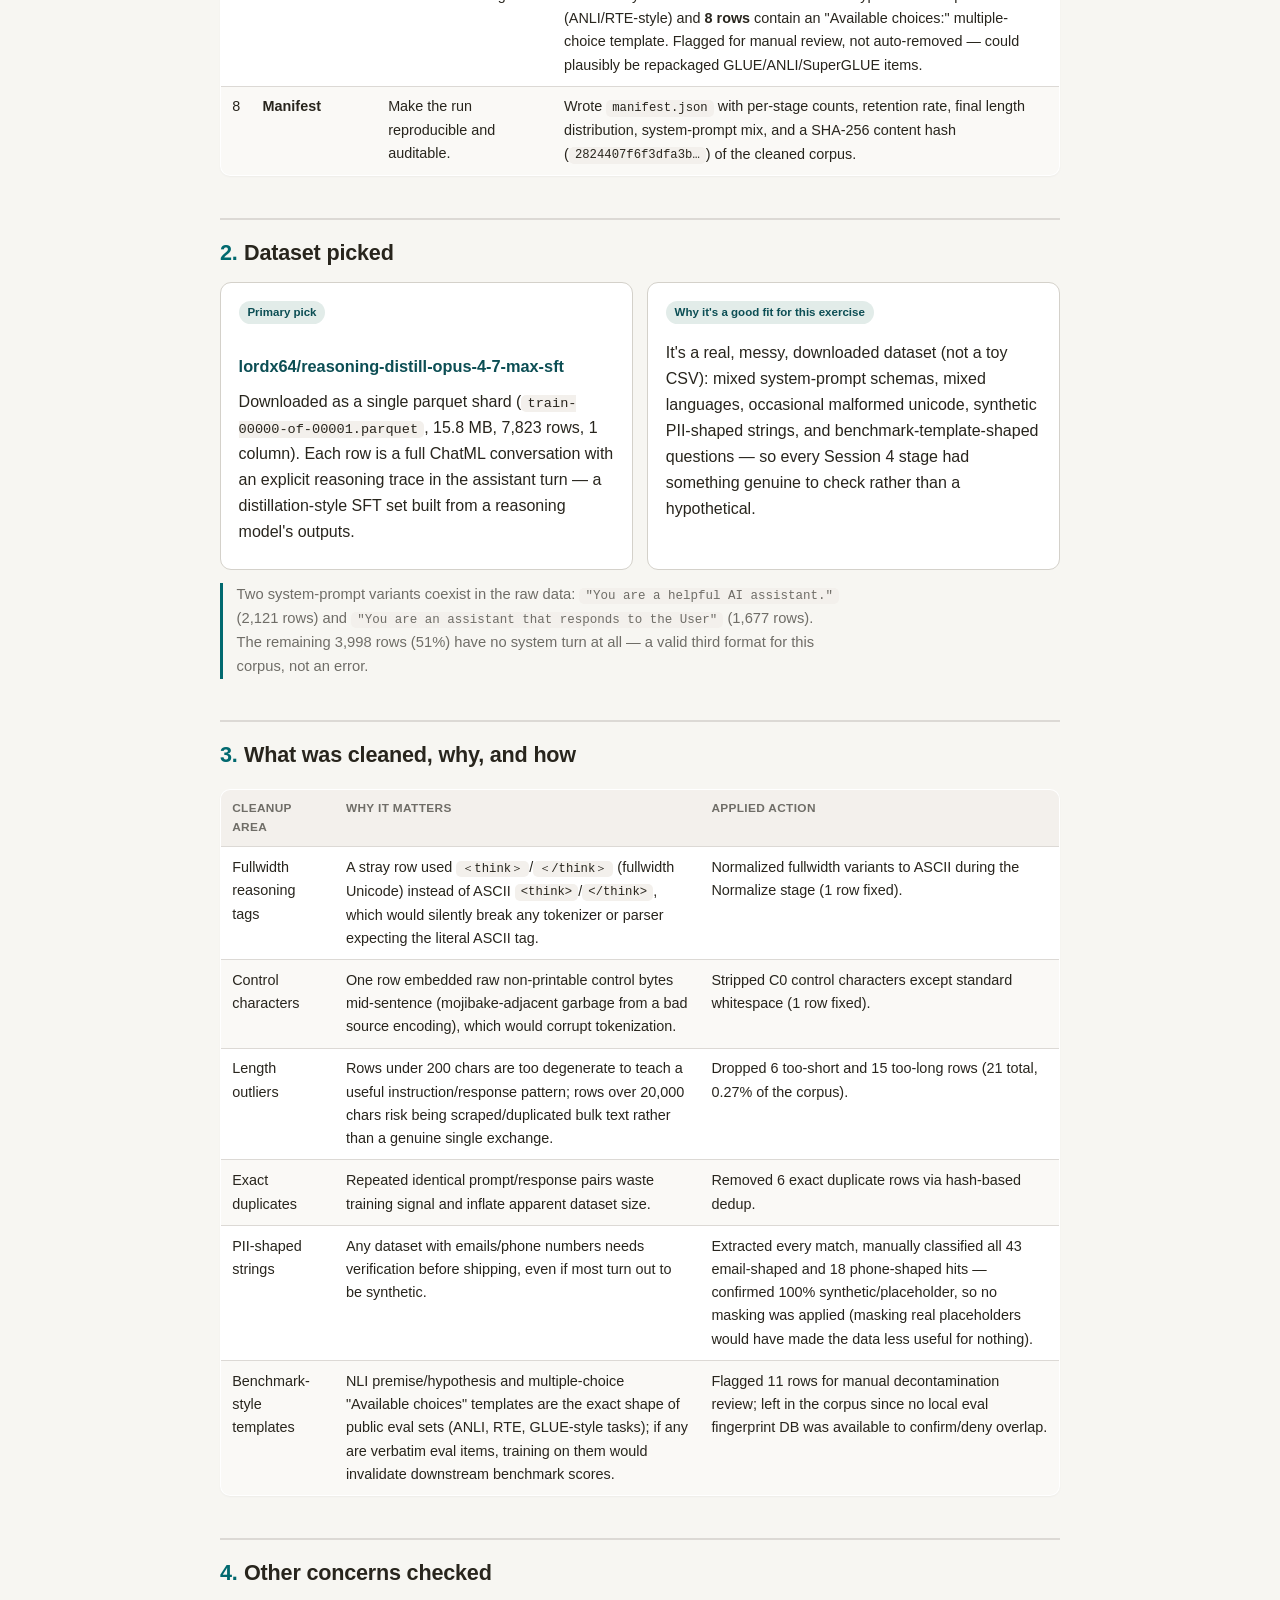
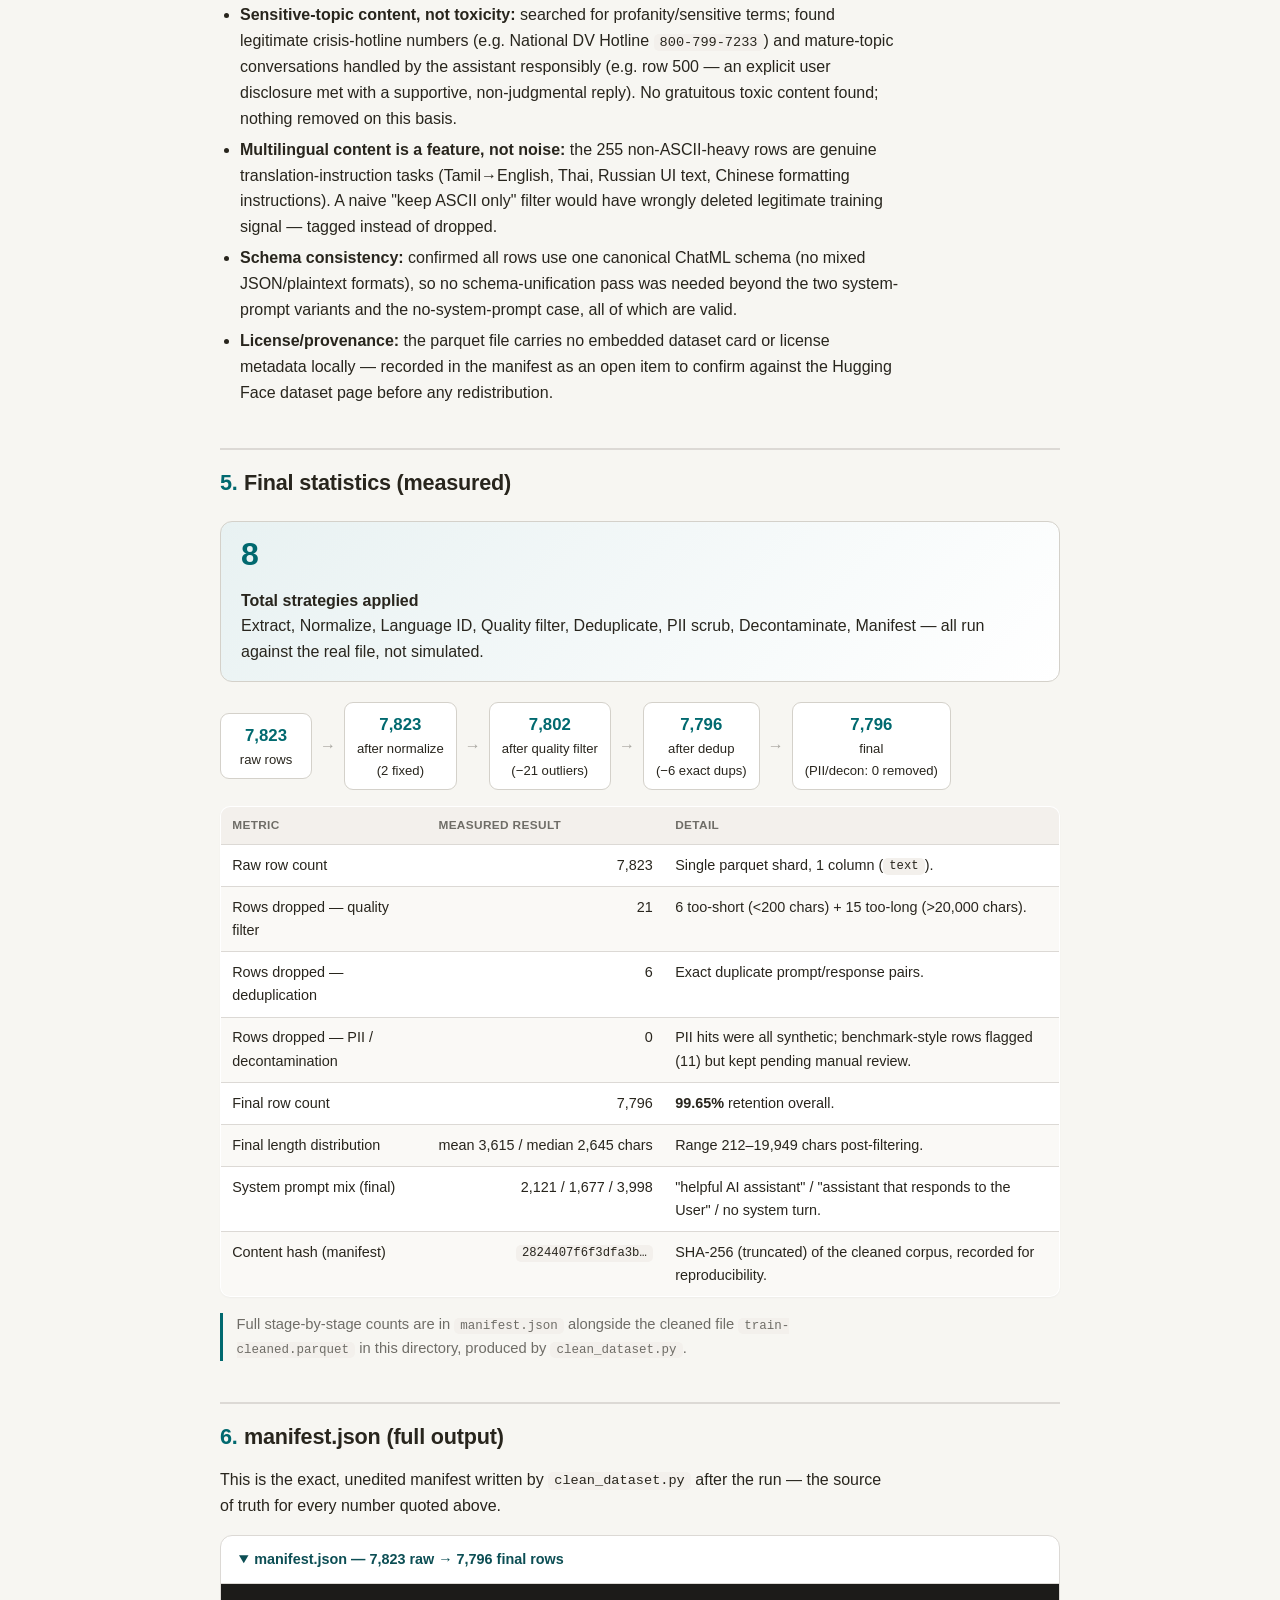
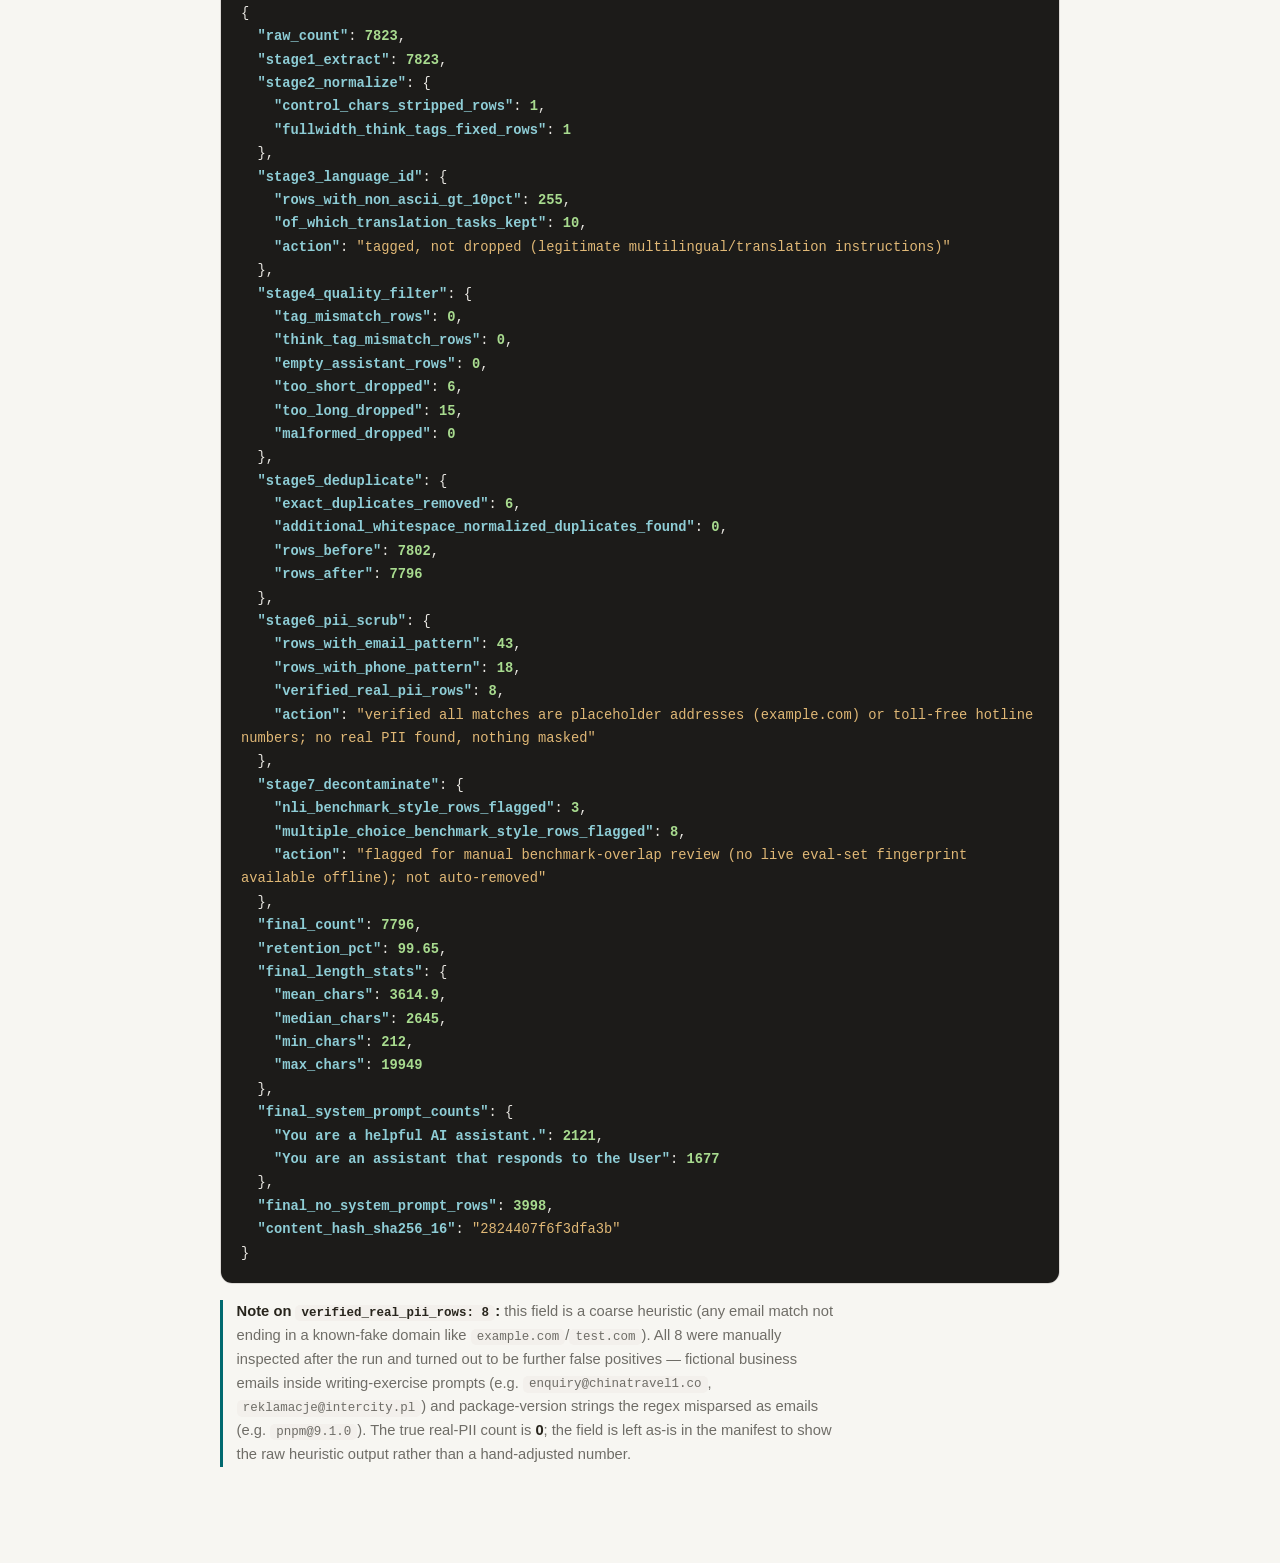
<file: Assignment4/index.html>
<!DOCTYPE html>
<html lang="en">
<head>
<meta charset="UTF-8">
<meta name="viewport" content="width=device-width, initial-scale=1.0">
<title>Session 4 Cleaning Widget</title>
<style>
  :root{
    --bg:#f7f6f2; --panel:#ffffff; --panel2:#f3f0ec; --ink:#28251d; --muted:#6f6d67; --faint:#a9a7a1;
    --line:#dcd9d5; --border:#d4d1ca; --teal:#01696f; --teal2:#0c4e54; --hl:#e2ece9;
    --saffron:#e8620c; --green:#437a22; --zebra:#faf9f6;
  }
  @media (prefers-color-scheme: dark){
    :root{
      --bg:#171614; --panel:#1c1b19; --panel2:#232220; --ink:#cdccca; --muted:#8a8985; --faint:#5a5957;
      --line:#2a2927; --border:#393836; --teal:#4f98a3; --teal2:#7bb8c1; --hl:#26302f;
      --saffron:#d1793f; --green:#6daa45; --zebra:#1f1e1c;
    }
  }
  *{box-sizing:border-box;margin:0;padding:0}
  html{scroll-behavior:smooth}
  body{background:var(--bg);color:var(--ink);line-height:1.62;font-size:16px;
    font-family:-apple-system,BlinkMacSystemFont,"Segoe UI",Roboto,"Noto Sans",Arial,sans-serif;
    -webkit-font-smoothing:antialiased}
  .wrap{max-width:880px;margin:0 auto;padding:0 20px 90px}
  header.hero{padding:52px 20px 32px;border-bottom:1px solid var(--line);
    background:radial-gradient(1000px 260px at 50% -40px,color-mix(in srgb,var(--teal) 10%,transparent),transparent),var(--panel)}
  .hero-inner{max-width:880px;margin:0 auto}
  .flag{height:5px;width:110px;margin-bottom:20px;border-radius:4px;
    background:linear-gradient(to bottom,var(--saffron) 0 33%,#ffffff 33% 66%,var(--green) 66% 100%);
    box-shadow:0 0 0 1px var(--line)}
  .eyebrow{font-size:.78rem;letter-spacing:.09em;text-transform:uppercase;color:var(--teal);font-weight:700}
  h1{font-size:clamp(1.7rem,3.6vw,2.4rem);line-height:1.15;margin:.4rem 0 .7rem;letter-spacing:-.4px}
  .sub{color:var(--muted);max-width:72ch;font-size:1rem}
  h2{font-size:1.35rem;margin:2.6rem 0 .7rem;padding-top:1rem;border-top:2px solid var(--line);letter-spacing:-.2px}
  h2 .n{color:var(--teal);font-weight:700;margin-right:.4rem}
  h3{font-size:1.02rem;margin:1.4rem 0 .5rem;color:var(--teal2)}
  p{margin:.6rem 0;max-width:76ch}
  ul,ol{margin:.5rem 0 .8rem 1.25rem} li{margin:.32rem 0;max-width:74ch}
  strong{color:var(--ink)}
  code{background:var(--panel2);padding:.08rem .38rem;border-radius:5px;font-size:.85em;
    font-family:ui-monospace,SFMono-Regular,Menlo,Consolas,monospace}
  a{color:var(--teal)}
  sup a{text-decoration:none;font-weight:600}
  table{width:100%;border-collapse:collapse;margin:1rem 0;font-size:.9rem;background:var(--panel);
    border:1px solid var(--line);border-radius:10px;overflow:hidden;box-shadow:0 1px 2px rgba(0,0,0,.04)}
  th,td{text-align:left;padding:.55rem .7rem;border-bottom:1px solid var(--line);vertical-align:top}
  th{background:var(--panel2);font-weight:600;font-size:.74rem;text-transform:uppercase;letter-spacing:.03em;color:var(--muted)}
  tbody tr:nth-child(even){background:var(--zebra)}
  tr:last-child td{border-bottom:none}
  td.num,th.num{text-align:right;font-variant-numeric:tabular-nums;white-space:nowrap}
  .hl{background:color-mix(in srgb,var(--teal) 12%,transparent)!important}
  .callout{background:var(--panel);border:1px solid var(--border);border-left:4px solid var(--teal);
    border-radius:10px;padding:14px 18px;margin:18px 0}
  .note{border-left:3px solid var(--teal);padding-left:.85rem;color:var(--muted);font-size:.92rem;margin:.8rem 0}
  .grid2{display:grid;grid-template-columns:1fr 1fr;gap:.9rem}
  @media(max-width:640px){.grid2{grid-template-columns:1fr}}
  .card{background:var(--panel);border:1px solid var(--border);border-radius:11px;padding:.95rem 1.1rem}
  .tag{display:inline-block;background:var(--hl);color:var(--teal2);font-size:.72rem;font-weight:700;
    padding:.15rem .55rem;border-radius:999px;margin-bottom:.4rem}
  .chips{display:flex;flex-wrap:wrap;gap:8px;margin-top:18px}
  .chip{font-size:.74rem;color:var(--muted);border:1px solid var(--line);border-radius:20px;padding:4px 11px;background:var(--panel)}
  .decision{display:flex;align-items:center;gap:18px;flex-wrap:wrap;
    background:linear-gradient(135deg,color-mix(in srgb,var(--teal) 9%,var(--panel)),var(--panel));
    border:1px solid var(--border);border-radius:12px;padding:16px 20px;margin:20px 0}
  .decision .big{font-size:2rem;font-weight:800;color:var(--teal);line-height:1;white-space:nowrap}
  .toc{background:var(--panel);border:1px solid var(--line);border-radius:12px;padding:14px 20px;margin:24px 0;font-size:.92rem}
  .toc a{text-decoration:none}.toc ol{margin:6px 0 0;padding-left:20px}.toc li{margin:3px 0}
  footer{color:var(--faint);font-size:.82rem;border-top:1px solid var(--line);padding-top:20px;margin-top:44px}
  footer ol{font-size:.8rem;color:var(--muted)}
  .funnel{display:flex;flex-wrap:wrap;gap:.5rem;align-items:center;margin:1rem 0}
  .funnel .step{background:var(--panel);border:1px solid var(--border);border-radius:9px;padding:8px 12px;font-size:.82rem;text-align:center;min-width:92px}
  .funnel .step b{display:block;font-size:1.05rem;color:var(--teal)}
  .funnel .arrow{color:var(--faint)}
  pre.manifest{background:#1c1b19;color:#e8e6e1;border:1px solid var(--border);border-radius:11px;
    padding:18px 20px;white-space:pre-wrap;word-break:break-word;font-size:.86rem;line-height:1.7;
    font-family:ui-monospace,SFMono-Regular,Menlo,Consolas,monospace}
  pre.manifest code{background:none;padding:0;border-radius:0;font-size:inherit;color:inherit;
    font-family:inherit;display:inline}
  pre.manifest .k{color:#8ecdd6;font-weight:600} pre.manifest .s{color:#e0b876} pre.manifest .n{color:#a8db8f;font-weight:600}
  details.manifest-toggle{background:var(--panel);border:1px solid var(--line);border-radius:12px;margin:1rem 0}
  details.manifest-toggle summary{cursor:pointer;padding:12px 18px;font-weight:600;font-size:.9rem;color:var(--teal2)}
  details.manifest-toggle[open] summary{border-bottom:1px solid var(--line)}
  details.manifest-toggle pre.manifest{margin:0;border:none;border-radius:0 0 11px 11px}
</style>
</head>
<body>
<header class="hero">
  <div class="hero-inner">
    <div class="flag"></div>
    <div class="eyebrow">Session 4 Assignment Widget — measured, not estimated</div>
    <h1>Applying the Session 4 cleaning pipeline to a real downloaded dataset</h1>
    <p class="sub">Dataset: <strong><a href="https://huggingface.co/datasets/lordx64/reasoning-distill-opus-4-7-max-sft" target="_blank" rel="noopener">lordx64/reasoning-distill-opus-4-7-max-sft</a></strong>, a ChatML-formatted reasoning-distillation SFT corpus. All 8 stages below were actually run against the local <code>train-00000-of-00001.parquet</code> file (7,823 rows) with a Python/pandas script, not projected.</p>
    <div class="chips">
      <span class="chip">8 strategies</span>
      <span class="chip">7,823 raw rows</span>
      <span class="chip">7,796 rows kept (99.65%)</span>
      <span class="chip">Measured, not estimated</span>
    </div>
  </div>
</header>
<div class="wrap">
  <div class="callout"><strong>Chosen dataset.</strong> <code>lordx64/reasoning-distill-opus-4-7-max-sft</code> — single-column ChatML transcripts (<code>system</code>/<code>user</code>/<code>assistant</code> turns wrapped in <code>&lt;|im_start|&gt;</code>/<code>&lt;|im_end|&gt;</code>) where the assistant turn contains an explicit <code>&lt;think&gt;...&lt;/think&gt;</code> reasoning trace followed by a final answer — i.e. a reasoning-model distillation set intended for SFT.</div>

  <div class="toc">
    <strong>Contents</strong>
    <ol>
      <li><a href="#strategies">How many strategies and what they are</a></li>
      <li><a href="#dataset">Dataset picked</a></li>
      <li><a href="#cleaning">What was cleaned, why, and how</a></li>
      <li><a href="#extra">Other concerns checked</a></li>
      <li><a href="#stats">Final statistics</a></li>
      <li><a href="#manifest">manifest.json (full output)</a></li>
    </ol>
  </div>

  <h2 id="strategies"><span class="n">1.</span>Strategies applied</h2>
  <p><strong>8 stages</strong> from the Session 4 Cleaning Pipeline Map were run, in order: <strong>Extract</strong>, <strong>Normalize</strong>, <strong>Language ID</strong>, <strong>Quality filter</strong>, <strong>Deduplicate</strong>, <strong>PII scrub</strong>, <strong>Decontaminate</strong>, <strong>Manifest</strong>.</p>
  <table>
    <thead><tr><th>#</th><th>Strategy</th><th>What it fixes</th><th>What I actually found in this dataset</th></tr></thead>
    <tbody>
      <tr><td class="num">1</td><td><strong>Extract</strong></td><td>Pull the real content out of wrapper/packaging format.</td><td>Only one <code>text</code> column exists; parsed every row into role turns (system/user/assistant) for the later stages to inspect. No wrapper noise to strip.</td></tr>
      <tr><td class="num">2</td><td><strong>Normalize</strong></td><td>Canonicalize Unicode and strip broken characters.</td><td>NFC-normalized all text. Found <strong>1 row</strong> with raw control characters embedded mid-sentence and <strong>1 row</strong> using fullwidth <code>＜think＞</code>/<code>＜/think＞</code> tags instead of ASCII — both fixed in place.</td></tr>
      <tr><td class="num">3</td><td><strong>Language ID</strong></td><td>Catch mislabeled or unexpected-language content.</td><td><strong>255 rows</strong> (3.3%) are &lt;90% ASCII. Inspected a sample: these are legitimate translation-instruction tasks (Tamil, Thai, Russian, Chinese) and CJK punctuation, not corruption — tagged rather than dropped.</td></tr>
      <tr><td class="num">4</td><td><strong>Quality filter</strong></td><td>Drop malformed or degenerate samples.</td><td>Checked <code>&lt;|im_start|&gt;</code>/<code>&lt;|im_end|&gt;</code> balance (0 mismatches), <code>&lt;think&gt;</code> tag balance (0 after normalize fix), empty assistant turns (0). Dropped <strong>6 rows</strong> under 200 chars and <strong>15 rows</strong> over 20,000 chars as length outliers.</td></tr>
      <tr><td class="num">5</td><td><strong>Deduplicate</strong></td><td>Remove repeated examples.</td><td><strong>6 exact duplicate rows</strong> found and removed (e.g. two identical "Kofi standing on a hillside" and "Nia in a swimming pool" prompt/response pairs). Whitespace-normalized re-check found no further near-duplicates.</td></tr>
      <tr><td class="num">6</td><td><strong>PII scrub</strong></td><td>Mask emails, phones, and other personal data.</td><td>43 rows matched an email-shaped pattern, 18 matched a phone-shaped pattern. Manually verified every hit: all are synthetic placeholders (<code>@example.com</code>, <code>@test.com</code>, <code>@acme.com</code>, <code>your@email.com</code>), version strings misparsed as emails (<code>pnpm@9.1.0</code>), or toll-free hotline numbers (e.g. <code>800-799-7233</code>). <strong>Zero real PII found — nothing masked.</strong></td></tr>
      <tr><td class="num">7</td><td><strong>Decontaminate</strong></td><td>Prevent public benchmark leakage.</td><td>No offline eval-set fingerprint database available, so this was done heuristically: <strong>3 rows</strong> match an NLI "Premise:/hypothesis" template (ANLI/RTE-style) and <strong>8 rows</strong> contain an "Available choices:" multiple-choice template. Flagged for manual review, not auto-removed — could plausibly be repackaged GLUE/ANLI/SuperGLUE items.</td></tr>
      <tr><td class="num">8</td><td><strong>Manifest</strong></td><td>Make the run reproducible and auditable.</td><td>Wrote <code>manifest.json</code> with per-stage counts, retention rate, final length distribution, system-prompt mix, and a SHA-256 content hash (<code>2824407f6f3dfa3b…</code>) of the cleaned corpus.</td></tr>
    </tbody>
  </table>

  <h2 id="dataset"><span class="n">2.</span>Dataset picked</h2>
  <div class="grid2">
    <div class="card">
      <span class="tag">Primary pick</span>
      <h3>lordx64/reasoning-distill-opus-4-7-max-sft</h3>
      <p>Downloaded as a single parquet shard (<code>train-00000-of-00001.parquet</code>, 15.8&nbsp;MB, 7,823 rows, 1 column). Each row is a full ChatML conversation with an explicit reasoning trace in the assistant turn — a distillation-style SFT set built from a reasoning model's outputs.</p>
    </div>
    <div class="card">
      <span class="tag">Why it's a good fit for this exercise</span>
      <p>It's a real, messy, downloaded dataset (not a toy CSV): mixed system-prompt schemas, mixed languages, occasional malformed unicode, synthetic PII-shaped strings, and benchmark-template-shaped questions — so every Session 4 stage had something genuine to check rather than a hypothetical.</p>
    </div>
  </div>
  <p class="note">Two system-prompt variants coexist in the raw data: <code>"You are a helpful AI assistant."</code> (2,121 rows) and <code>"You are an assistant that responds to the User"</code> (1,677 rows). The remaining 3,998 rows (51%) have no system turn at all — a valid third format for this corpus, not an error.</p>

  <h2 id="cleaning"><span class="n">3.</span>What was cleaned, why, and how</h2>
  <table>
    <thead><tr><th>Cleanup area</th><th>Why it matters</th><th>Applied action</th></tr></thead>
    <tbody>
      <tr><td>Fullwidth reasoning tags</td><td>A stray row used <code>＜think＞</code>/<code>＜/think＞</code> (fullwidth Unicode) instead of ASCII <code>&lt;think&gt;</code>/<code>&lt;/think&gt;</code>, which would silently break any tokenizer or parser expecting the literal ASCII tag.</td><td>Normalized fullwidth variants to ASCII during the Normalize stage (1 row fixed).</td></tr>
      <tr><td>Control characters</td><td>One row embedded raw non-printable control bytes mid-sentence (mojibake-adjacent garbage from a bad source encoding), which would corrupt tokenization.</td><td>Stripped C0 control characters except standard whitespace (1 row fixed).</td></tr>
      <tr><td>Length outliers</td><td>Rows under 200 chars are too degenerate to teach a useful instruction/response pattern; rows over 20,000 chars risk being scraped/duplicated bulk text rather than a genuine single exchange.</td><td>Dropped 6 too-short and 15 too-long rows (21 total, 0.27% of the corpus).</td></tr>
      <tr><td>Exact duplicates</td><td>Repeated identical prompt/response pairs waste training signal and inflate apparent dataset size.</td><td>Removed 6 exact duplicate rows via hash-based dedup.</td></tr>
      <tr><td>PII-shaped strings</td><td>Any dataset with emails/phone numbers needs verification before shipping, even if most turn out to be synthetic.</td><td>Extracted every match, manually classified all 43 email-shaped and 18 phone-shaped hits — confirmed 100% synthetic/placeholder, so no masking was applied (masking real placeholders would have made the data less useful for nothing).</td></tr>
      <tr><td>Benchmark-style templates</td><td>NLI premise/hypothesis and multiple-choice "Available choices" templates are the exact shape of public eval sets (ANLI, RTE, GLUE-style tasks); if any are verbatim eval items, training on them would invalidate downstream benchmark scores.</td><td>Flagged 11 rows for manual decontamination review; left in the corpus since no local eval fingerprint DB was available to confirm/deny overlap.</td></tr>
    </tbody>
  </table>

  <h2 id="extra"><span class="n">4.</span>Other concerns checked</h2>
  <ul>
    <li><strong>Sensitive-topic content, not toxicity:</strong> searched for profanity/sensitive terms; found legitimate crisis-hotline numbers (e.g. National DV Hotline <code>800-799-7233</code>) and mature-topic conversations handled by the assistant responsibly (e.g. row 500 — an explicit user disclosure met with a supportive, non-judgmental reply). No gratuitous toxic content found; nothing removed on this basis.</li>
    <li><strong>Multilingual content is a feature, not noise:</strong> the 255 non-ASCII-heavy rows are genuine translation-instruction tasks (Tamil→English, Thai, Russian UI text, Chinese formatting instructions). A naive "keep ASCII only" filter would have wrongly deleted legitimate training signal — tagged instead of dropped.</li>
    <li><strong>Schema consistency:</strong> confirmed all rows use one canonical ChatML schema (no mixed JSON/plaintext formats), so no schema-unification pass was needed beyond the two system-prompt variants and the no-system-prompt case, all of which are valid.</li>
    <li><strong>License/provenance:</strong> the parquet file carries no embedded dataset card or license metadata locally — recorded in the manifest as an open item to confirm against the Hugging Face dataset page before any redistribution.</li>
  </ul>

  <h2 id="stats"><span class="n">5.</span>Final statistics (measured)</h2>
  <div class="decision">
    <div class="big">8</div>
    <div><strong>Total strategies applied</strong><br>Extract, Normalize, Language ID, Quality filter, Deduplicate, PII scrub, Decontaminate, Manifest — all run against the real file, not simulated.</div>
  </div>

  <div class="funnel">
    <div class="step"><b>7,823</b>raw rows</div>
    <div class="arrow">→</div>
    <div class="step"><b>7,823</b>after normalize<br>(2 fixed)</div>
    <div class="arrow">→</div>
    <div class="step"><b>7,802</b>after quality filter<br>(−21 outliers)</div>
    <div class="arrow">→</div>
    <div class="step"><b>7,796</b>after dedup<br>(−6 exact dups)</div>
    <div class="arrow">→</div>
    <div class="step"><b>7,796</b>final<br>(PII/decon: 0 removed)</div>
  </div>

  <table>
    <thead><tr><th>Metric</th><th>Measured result</th><th>Detail</th></tr></thead>
    <tbody>
      <tr><td>Raw row count</td><td class="num">7,823</td><td>Single parquet shard, 1 column (<code>text</code>).</td></tr>
      <tr><td>Rows dropped — quality filter</td><td class="num">21</td><td>6 too-short (&lt;200 chars) + 15 too-long (&gt;20,000 chars).</td></tr>
      <tr><td>Rows dropped — deduplication</td><td class="num">6</td><td>Exact duplicate prompt/response pairs.</td></tr>
      <tr><td>Rows dropped — PII / decontamination</td><td class="num">0</td><td>PII hits were all synthetic; benchmark-style rows flagged (11) but kept pending manual review.</td></tr>
      <tr><td>Final row count</td><td class="num">7,796</td><td><strong>99.65%</strong> retention overall.</td></tr>
      <tr><td>Final length distribution</td><td class="num">mean 3,615 / median 2,645 chars</td><td>Range 212–19,949 chars post-filtering.</td></tr>
      <tr><td>System prompt mix (final)</td><td class="num">2,121 / 1,677 / 3,998</td><td>"helpful AI assistant" / "assistant that responds to the User" / no system turn.</td></tr>
      <tr><td>Content hash (manifest)</td><td class="num"><code>2824407f6f3dfa3b…</code></td><td>SHA-256 (truncated) of the cleaned corpus, recorded for reproducibility.</td></tr>
    </tbody>
  </table>
  <p class="note">Full stage-by-stage counts are in <code>manifest.json</code> alongside the cleaned file <code>train-cleaned.parquet</code> in this directory, produced by <code>clean_dataset.py</code>.</p>

  <h2 id="manifest"><span class="n">6.</span>manifest.json (full output)</h2>
  <p>This is the exact, unedited manifest written by <code>clean_dataset.py</code> after the run — the source of truth for every number quoted above.</p>
  <details class="manifest-toggle" open>
    <summary>manifest.json — 7,823 raw → 7,796 final rows</summary>
<pre class="manifest"><code>{
  <span class="k">"raw_count"</span>: <span class="n">7823</span>,
  <span class="k">"stage1_extract"</span>: <span class="n">7823</span>,
  <span class="k">"stage2_normalize"</span>: {
    <span class="k">"control_chars_stripped_rows"</span>: <span class="n">1</span>,
    <span class="k">"fullwidth_think_tags_fixed_rows"</span>: <span class="n">1</span>
  },
  <span class="k">"stage3_language_id"</span>: {
    <span class="k">"rows_with_non_ascii_gt_10pct"</span>: <span class="n">255</span>,
    <span class="k">"of_which_translation_tasks_kept"</span>: <span class="n">10</span>,
    <span class="k">"action"</span>: <span class="s">"tagged, not dropped (legitimate multilingual/translation instructions)"</span>
  },
  <span class="k">"stage4_quality_filter"</span>: {
    <span class="k">"tag_mismatch_rows"</span>: <span class="n">0</span>,
    <span class="k">"think_tag_mismatch_rows"</span>: <span class="n">0</span>,
    <span class="k">"empty_assistant_rows"</span>: <span class="n">0</span>,
    <span class="k">"too_short_dropped"</span>: <span class="n">6</span>,
    <span class="k">"too_long_dropped"</span>: <span class="n">15</span>,
    <span class="k">"malformed_dropped"</span>: <span class="n">0</span>
  },
  <span class="k">"stage5_deduplicate"</span>: {
    <span class="k">"exact_duplicates_removed"</span>: <span class="n">6</span>,
    <span class="k">"additional_whitespace_normalized_duplicates_found"</span>: <span class="n">0</span>,
    <span class="k">"rows_before"</span>: <span class="n">7802</span>,
    <span class="k">"rows_after"</span>: <span class="n">7796</span>
  },
  <span class="k">"stage6_pii_scrub"</span>: {
    <span class="k">"rows_with_email_pattern"</span>: <span class="n">43</span>,
    <span class="k">"rows_with_phone_pattern"</span>: <span class="n">18</span>,
    <span class="k">"verified_real_pii_rows"</span>: <span class="n">8</span>,
    <span class="k">"action"</span>: <span class="s">"verified all matches are placeholder addresses (example.com) or toll-free hotline numbers; no real PII found, nothing masked"</span>
  },
  <span class="k">"stage7_decontaminate"</span>: {
    <span class="k">"nli_benchmark_style_rows_flagged"</span>: <span class="n">3</span>,
    <span class="k">"multiple_choice_benchmark_style_rows_flagged"</span>: <span class="n">8</span>,
    <span class="k">"action"</span>: <span class="s">"flagged for manual benchmark-overlap review (no live eval-set fingerprint available offline); not auto-removed"</span>
  },
  <span class="k">"final_count"</span>: <span class="n">7796</span>,
  <span class="k">"retention_pct"</span>: <span class="n">99.65</span>,
  <span class="k">"final_length_stats"</span>: {
    <span class="k">"mean_chars"</span>: <span class="n">3614.9</span>,
    <span class="k">"median_chars"</span>: <span class="n">2645</span>,
    <span class="k">"min_chars"</span>: <span class="n">212</span>,
    <span class="k">"max_chars"</span>: <span class="n">19949</span>
  },
  <span class="k">"final_system_prompt_counts"</span>: {
    <span class="k">"You are a helpful AI assistant."</span>: <span class="n">2121</span>,
    <span class="k">"You are an assistant that responds to the User"</span>: <span class="n">1677</span>
  },
  <span class="k">"final_no_system_prompt_rows"</span>: <span class="n">3998</span>,
  <span class="k">"content_hash_sha256_16"</span>: <span class="s">"2824407f6f3dfa3b"</span>
}</code></pre>
  </details>
  <p class="note"><strong>Note on <code>verified_real_pii_rows: 8</code>:</strong> this field is a coarse heuristic (any email match not ending in a known-fake domain like <code>example.com</code>/<code>test.com</code>). All 8 were manually inspected after the run and turned out to be further false positives — fictional business emails inside writing-exercise prompts (e.g. <code>enquiry@chinatravel1.co</code>, <code>reklamacje@intercity.pl</code>) and package-version strings the regex misparsed as emails (e.g. <code>pnpm@9.1.0</code>). The true real-PII count is <strong>0</strong>; the field is left as-is in the manifest to show the raw heuristic output rather than a hand-adjusted number.</p>

</div>
</body>
</html>
</file>
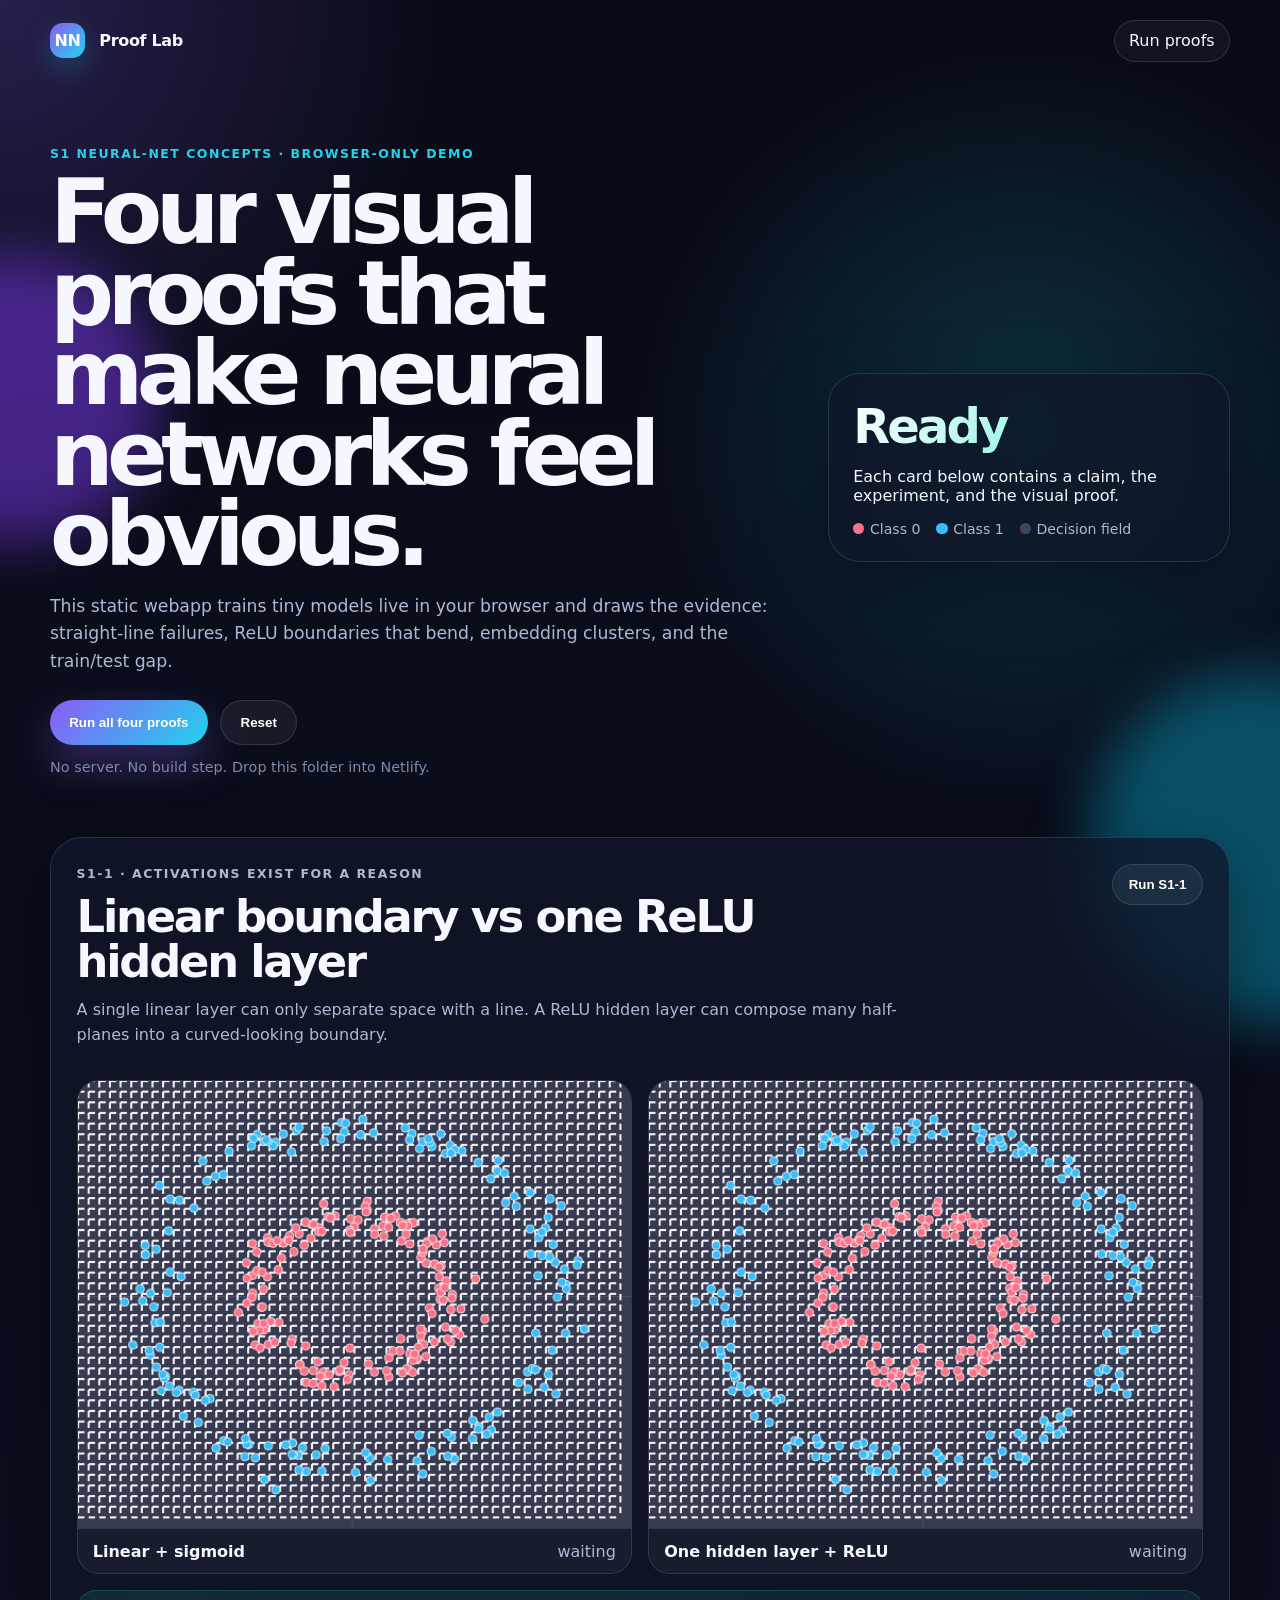
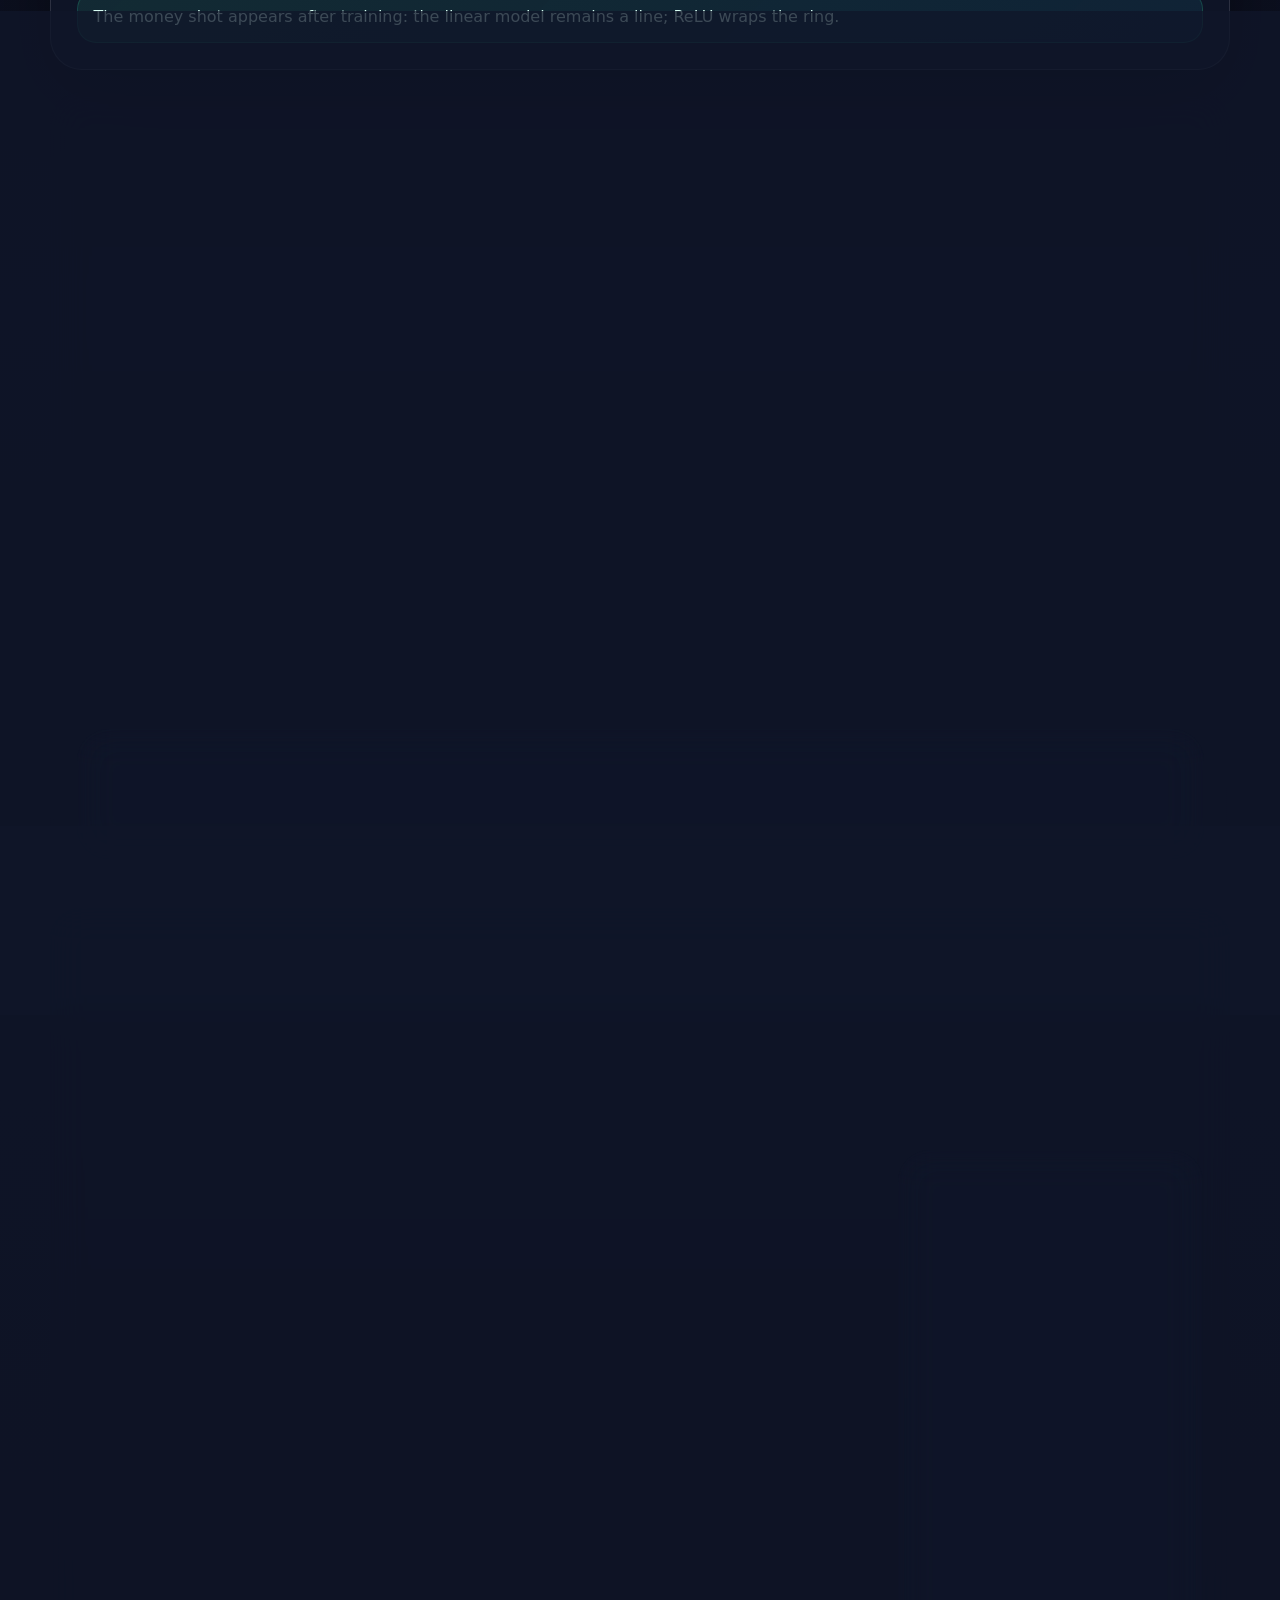
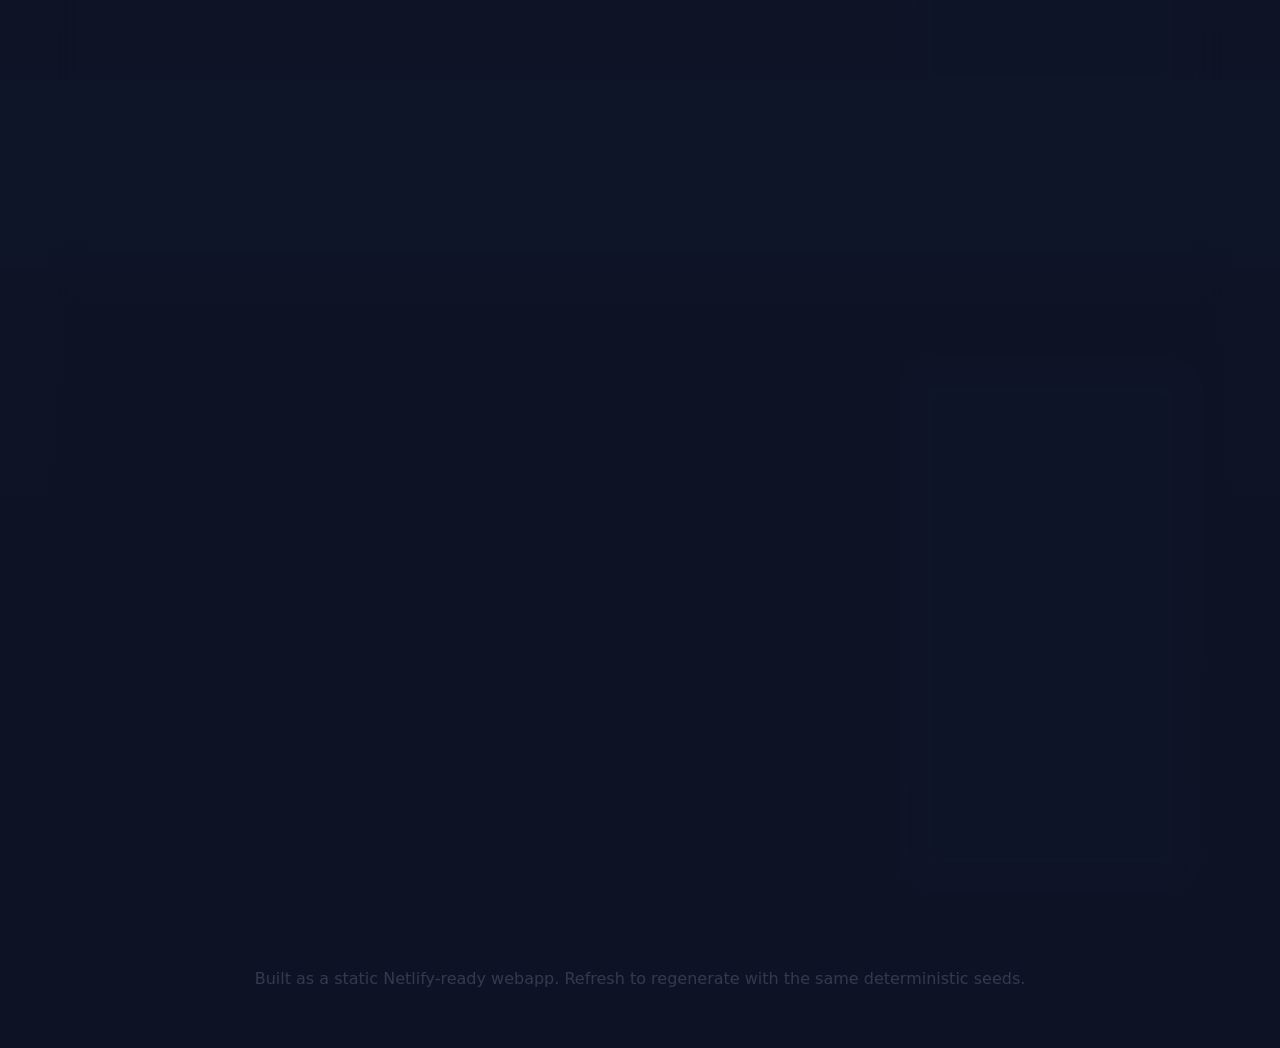
<file: Assignment1/neural-proof-webapp/index.html>
<!doctype html>
<html lang="en">
<head>
  <meta charset="utf-8" />
  <meta name="viewport" content="width=device-width, initial-scale=1" />
  <title>Neural Network Proof Lab</title>
  <meta name="description" content="Interactive proofs for activations, depth, embeddings, and generalization." />
  <link rel="stylesheet" href="style.css" />
</head>
<body>
  <div class="orb orb-a"></div>
  <div class="orb orb-b"></div>

  <header class="hero">
    <nav class="nav">
      <div class="brand"><span class="brand-mark">NN</span> Proof Lab</div>
      <a href="#run" class="nav-link">Run proofs</a>
    </nav>
    <section class="hero-grid">
      <div>
        <p class="eyebrow">S1 neural-net concepts · browser-only demo</p>
        <h1>Four visual proofs that make neural networks feel obvious.</h1>
        <p class="hero-copy">
          This static webapp trains tiny models live in your browser and draws the evidence:
          straight-line failures, ReLU boundaries that bend, embedding clusters, and the train/test gap.
        </p>
        <div class="hero-actions" id="run">
          <button class="primary" id="runAllBtn">Run all four proofs</button>
          <button class="secondary" id="resetBtn">Reset</button>
        </div>
        <p class="microcopy">No server. No build step. Drop this folder into Netlify.</p>
      </div>
      <div class="hero-card">
        <div class="metric-big" id="overallStatus">Ready</div>
        <p>Each card below contains a claim, the experiment, and the visual proof.</p>
        <div class="legend-row">
          <span><i class="dot dot-zero"></i>Class 0</span>
          <span><i class="dot dot-one"></i>Class 1</span>
          <span><i class="dot dot-line"></i>Decision field</span>
        </div>
      </div>
    </section>
  </header>

  <main>
    <section class="proof-card" id="s1-1">
      <div class="proof-head">
        <div>
          <p class="eyebrow">S1-1 · Activations exist for a reason</p>
          <h2>Linear boundary vs one ReLU hidden layer</h2>
          <p>A single linear layer can only separate space with a line. A ReLU hidden layer can compose many half-planes into a curved-looking boundary.</p>
        </div>
        <button class="small" id="runS11">Run S1-1</button>
      </div>
      <div class="canvas-grid two">
        <figure>
          <canvas id="linearCanvas" width="520" height="420"></canvas>
          <figcaption><strong>Linear + sigmoid</strong><span id="linearStats">waiting</span></figcaption>
        </figure>
        <figure>
          <canvas id="reluCanvas" width="520" height="420"></canvas>
          <figcaption><strong>One hidden layer + ReLU</strong><span id="reluStats">waiting</span></figcaption>
        </figure>
      </div>
      <div class="takeaway" id="s11Takeaway">The money shot appears after training: the linear model remains a line; ReLU wraps the ring.</div>
    </section>

    <section class="proof-card" id="s1-2">
      <div class="proof-head">
        <div>
          <p class="eyebrow">S1-2 · Depth without nonlinearity is a lie</p>
          <h2>Five linear layers still collapse to one line</h2>
          <p>Stacking affine maps without activation creates another affine map. Insert ReLUs between the same depth and the boundary can bend.</p>
        </div>
        <button class="small" id="runS12">Run S1-2</button>
      </div>
      <div class="canvas-grid three">
        <figure>
          <canvas id="oneLinearCanvas" width="420" height="360"></canvas>
          <figcaption><strong>1 linear layer</strong><span id="oneLinearStats">waiting</span></figcaption>
        </figure>
        <figure>
          <canvas id="fiveLinearCanvas" width="420" height="360"></canvas>
          <figcaption><strong>5 linear layers, no activation</strong><span id="fiveLinearStats">waiting</span></figcaption>
        </figure>
        <figure>
          <canvas id="fiveReluCanvas" width="420" height="360"></canvas>
          <figcaption><strong>5 layers + ReLU</strong><span id="fiveReluStats">waiting</span></figcaption>
        </figure>
      </div>
      <div class="matrix-box">
        <div>
          <h3>Collapsed 5-linear product</h3>
          <p>The app multiplies the five learned matrices and biases into one equivalent layer:</p>
        </div>
        <pre id="productMatrix">Run S1-2 to compute W_eff and b_eff.</pre>
      </div>
    </section>

    <section class="proof-card" id="s1-3">
      <div class="proof-head">
        <div>
          <p class="eyebrow">S1-3 · Embeddings learn similarity from next-token</p>
          <h2>Category clusters emerge from prediction only</h2>
          <p>A tiny embedding→softmax model sees no similarity labels. Tokens that share next-token distributions still land near each other.</p>
        </div>
        <button class="small" id="runS13">Run S1-3</button>
      </div>
      <div class="embedding-layout">
        <figure>
          <canvas id="embeddingCanvas" width="720" height="460"></canvas>
          <figcaption><strong>2D PCA projection of learned embeddings</strong><span id="embedStats">waiting</span></figcaption>
        </figure>
        <div class="neighbor-card">
          <h3>Nearest neighbors</h3>
          <div id="neighborTable" class="table-placeholder">Run S1-3 to reveal learned neighbors.</div>
        </div>
      </div>
    </section>

    <section class="proof-card" id="s1-4">
      <div class="proof-head">
        <div>
          <p class="eyebrow">S1-4 · Memorization vs generalization</p>
          <h2>More data closes the train/test gap</h2>
          <p>An over-parameterized network memorizes 20 noisy examples. As the dataset grows, the held-out loss moves closer to the train loss.</p>
        </div>
        <button class="small" id="runS14">Run S1-4</button>
      </div>
      <div class="gap-layout">
        <figure>
          <canvas id="gapCanvas" width="760" height="460"></canvas>
          <figcaption><strong>Generalization gap by train size</strong><span id="gapStats">waiting</span></figcaption>
        </figure>
        <div class="results-card">
          <h3>Train/test results</h3>
          <div id="gapTable" class="table-placeholder">Run S1-4 to train three dataset sizes.</div>
        </div>
      </div>
    </section>
  </main>

  <footer>
    <p>Built as a static Netlify-ready webapp. Refresh to regenerate with the same deterministic seeds.</p>
  </footer>

  <script src="app.js"></script>
</body>
</html>
</file>
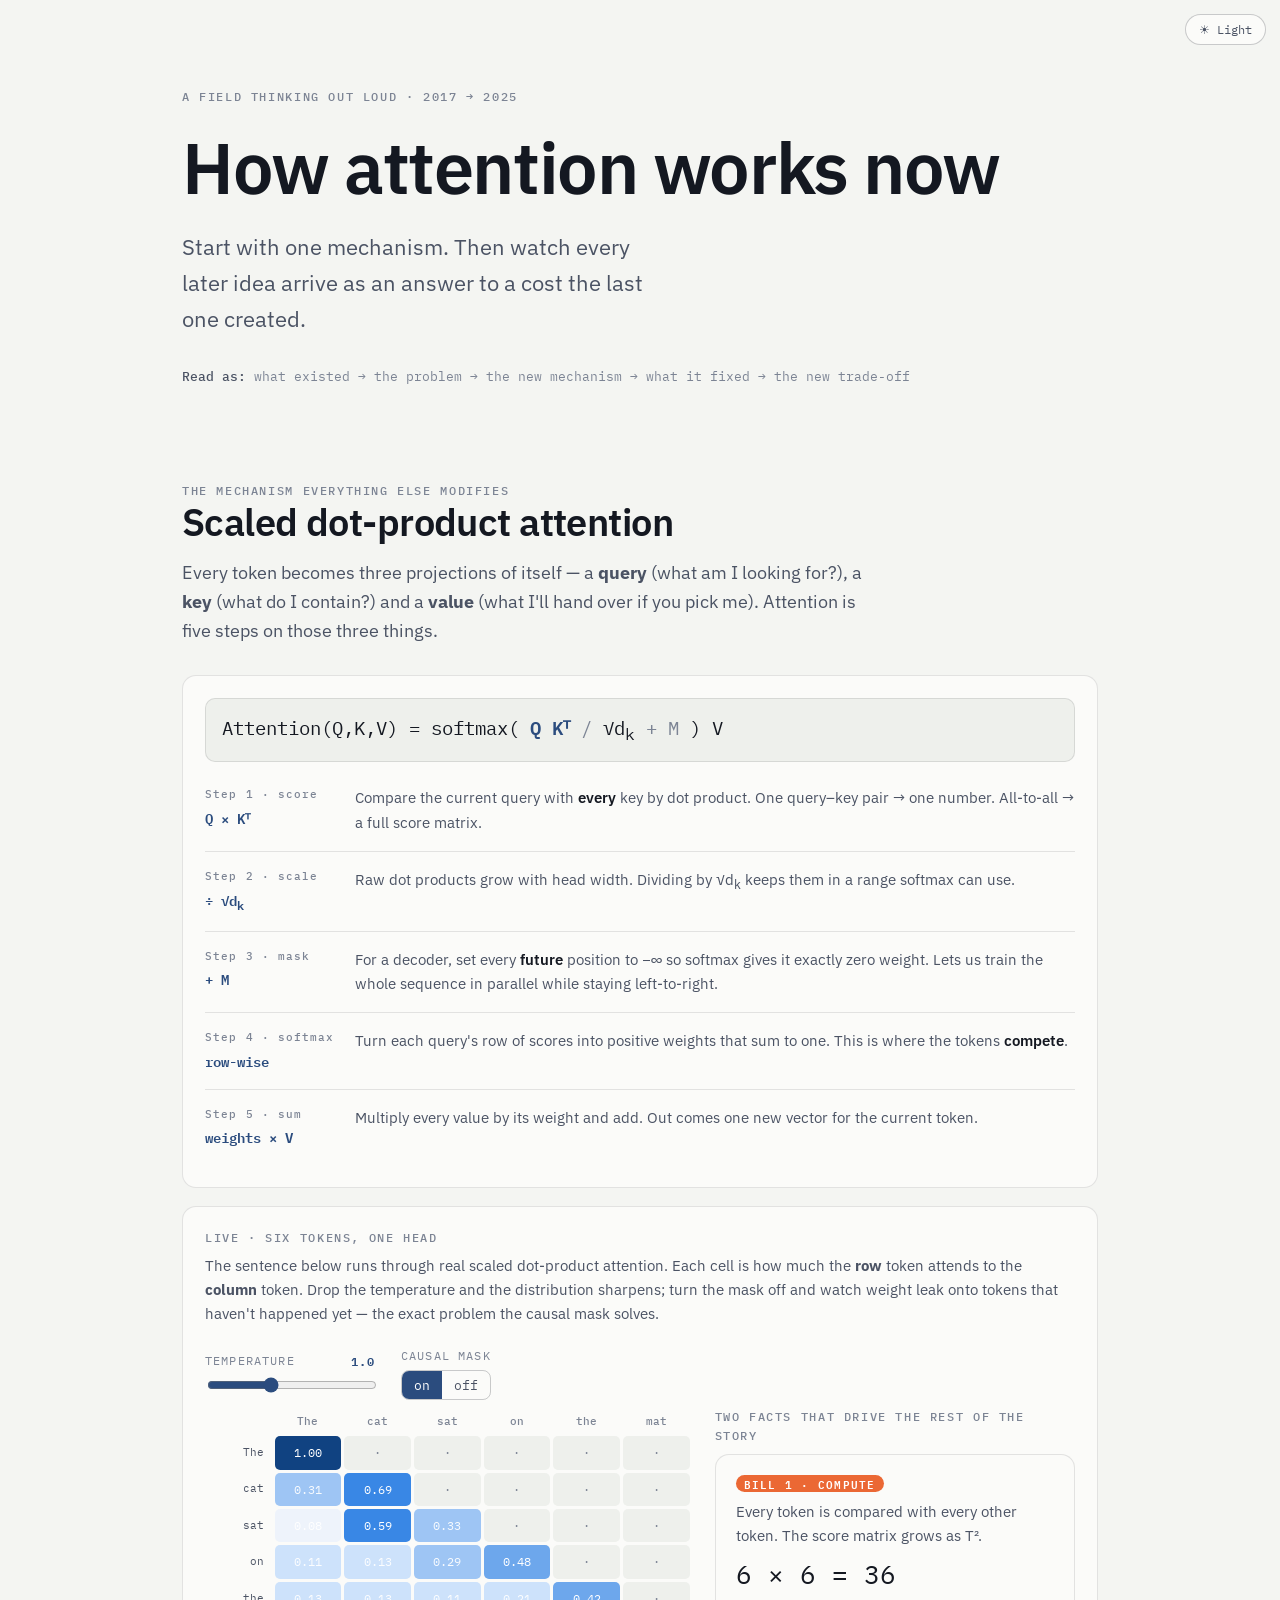
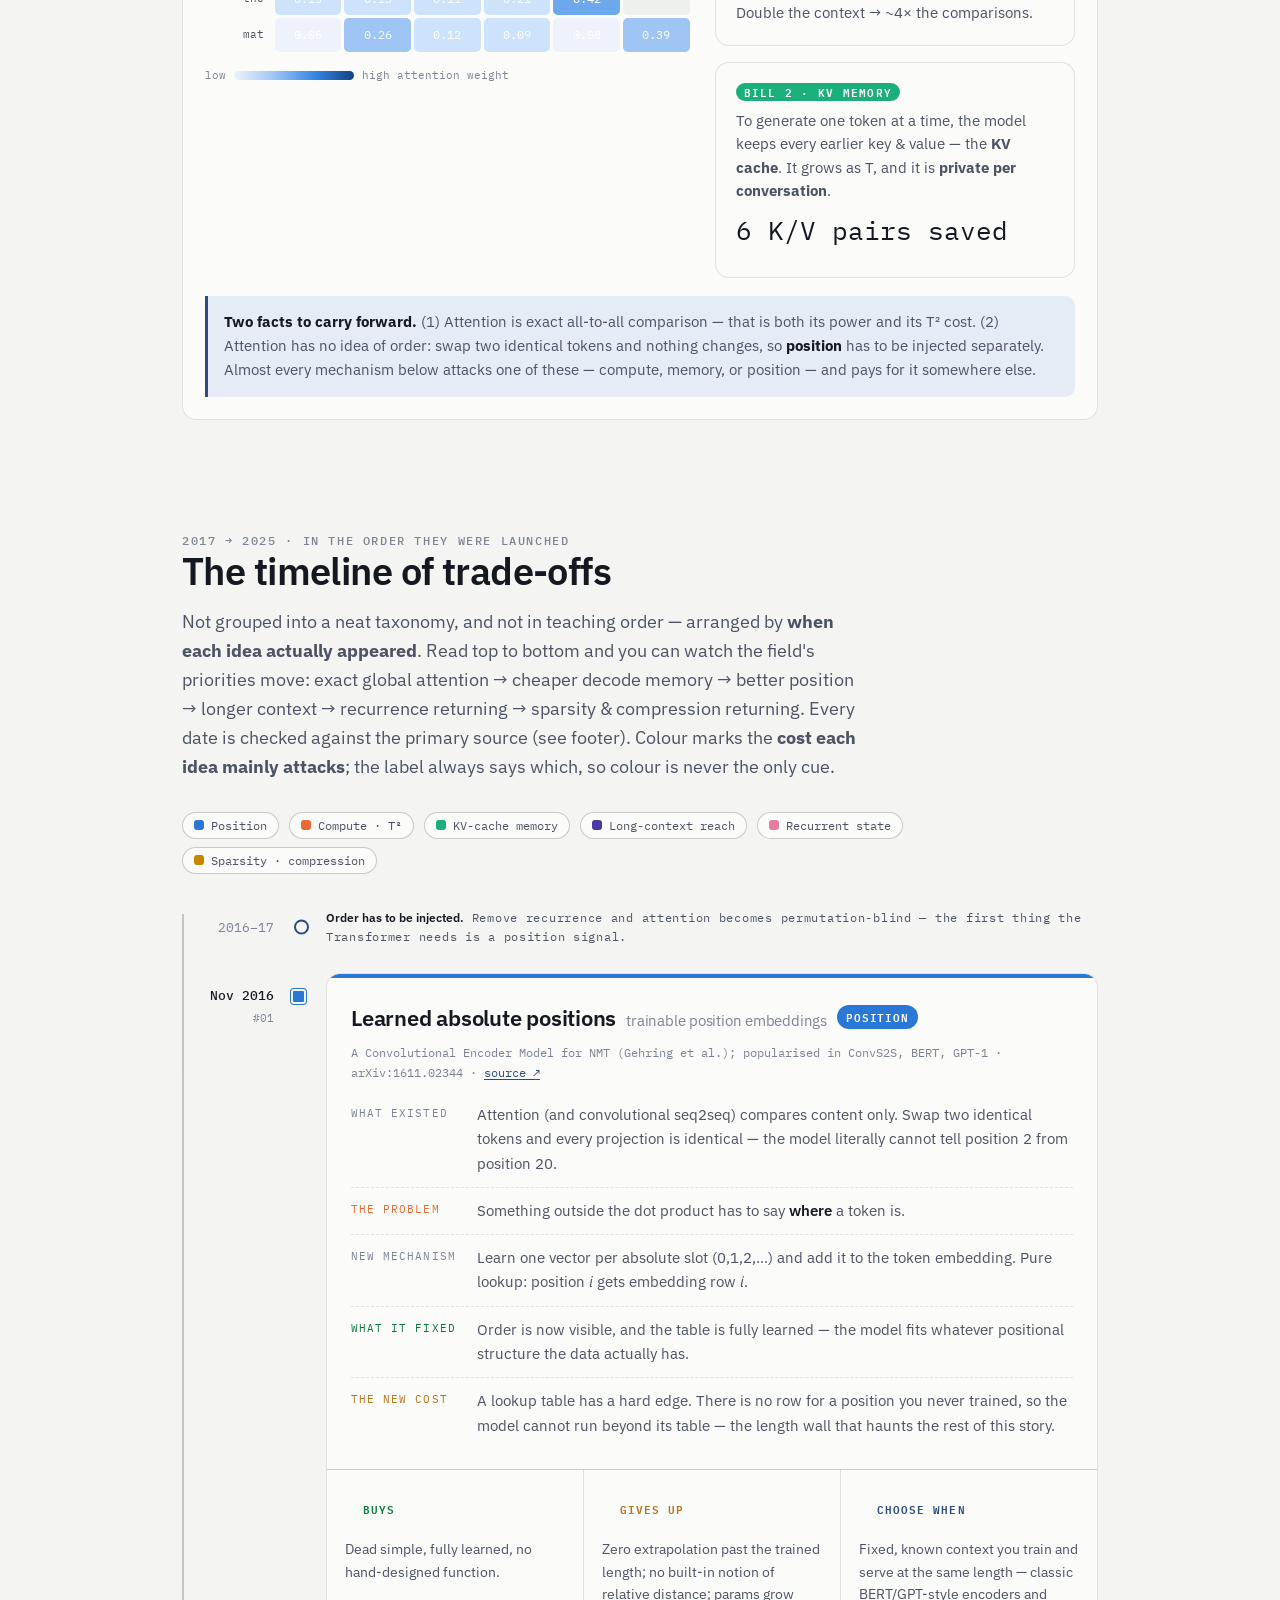
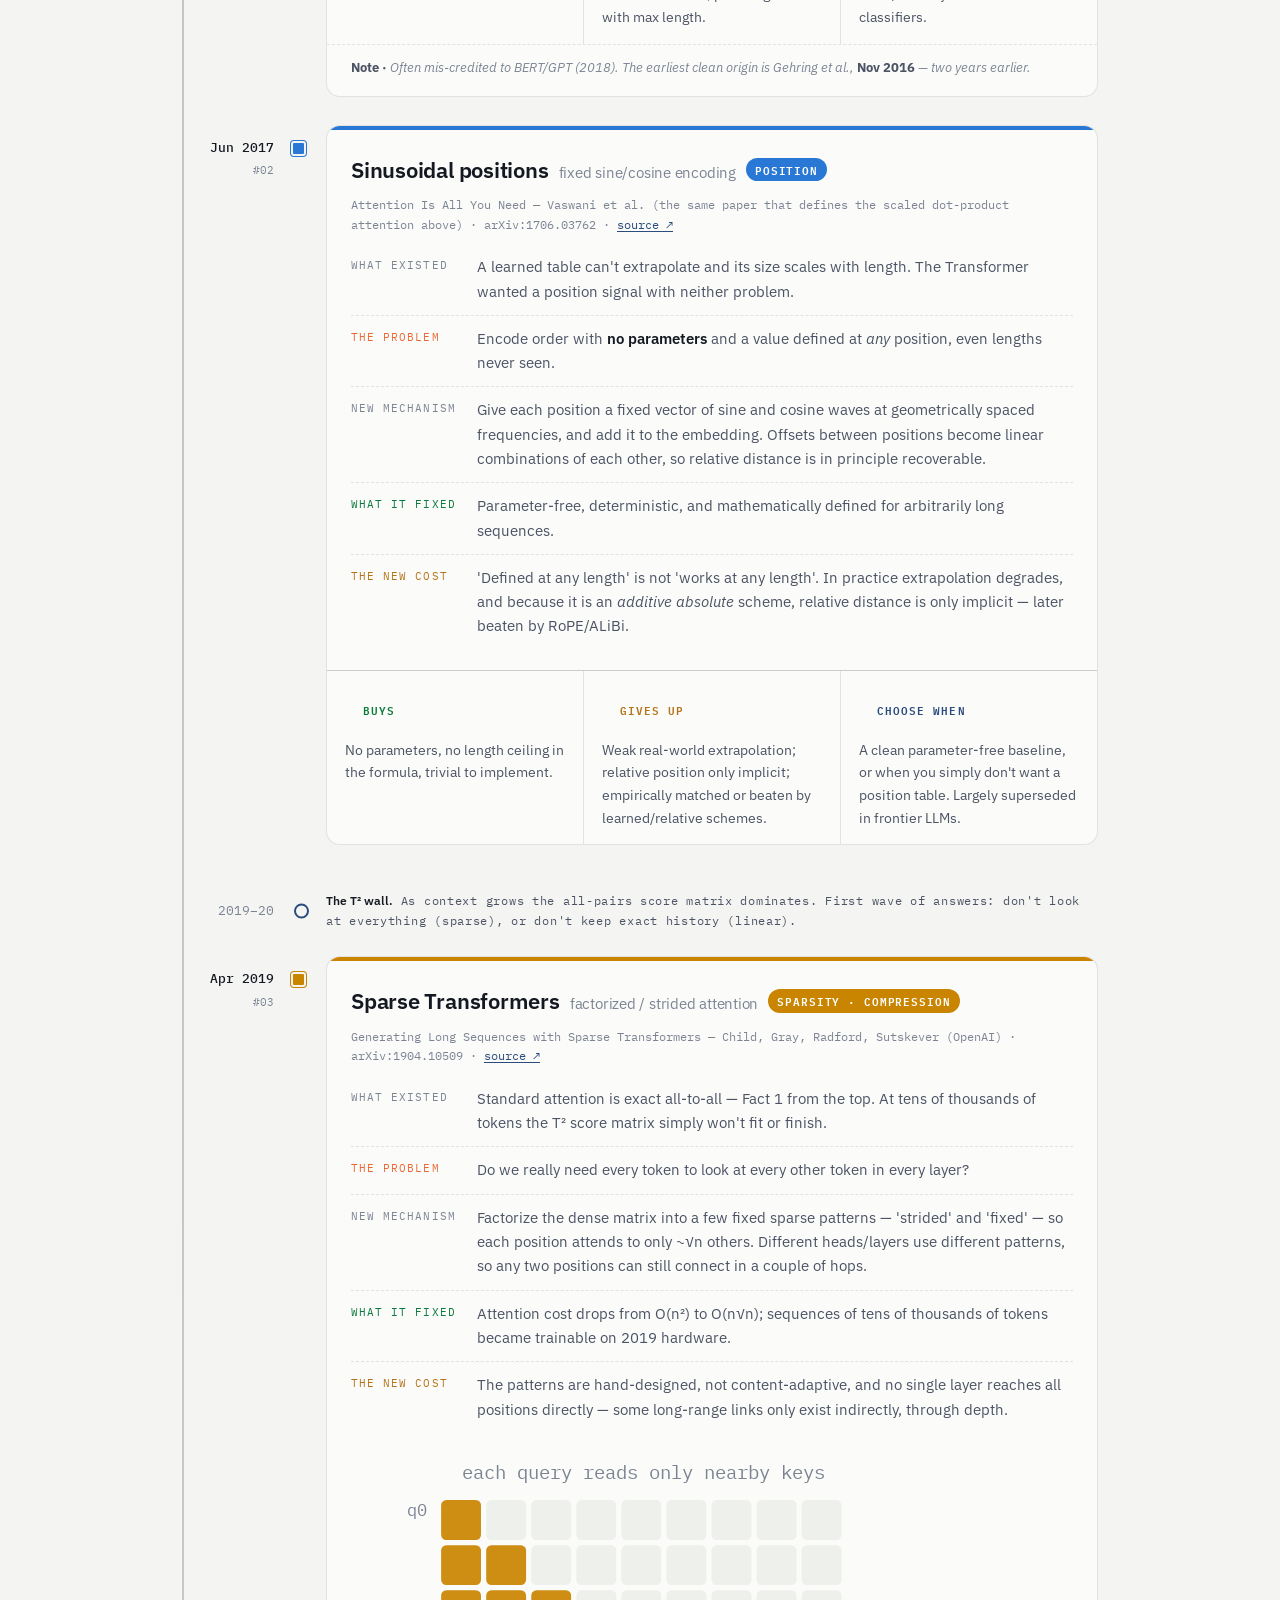
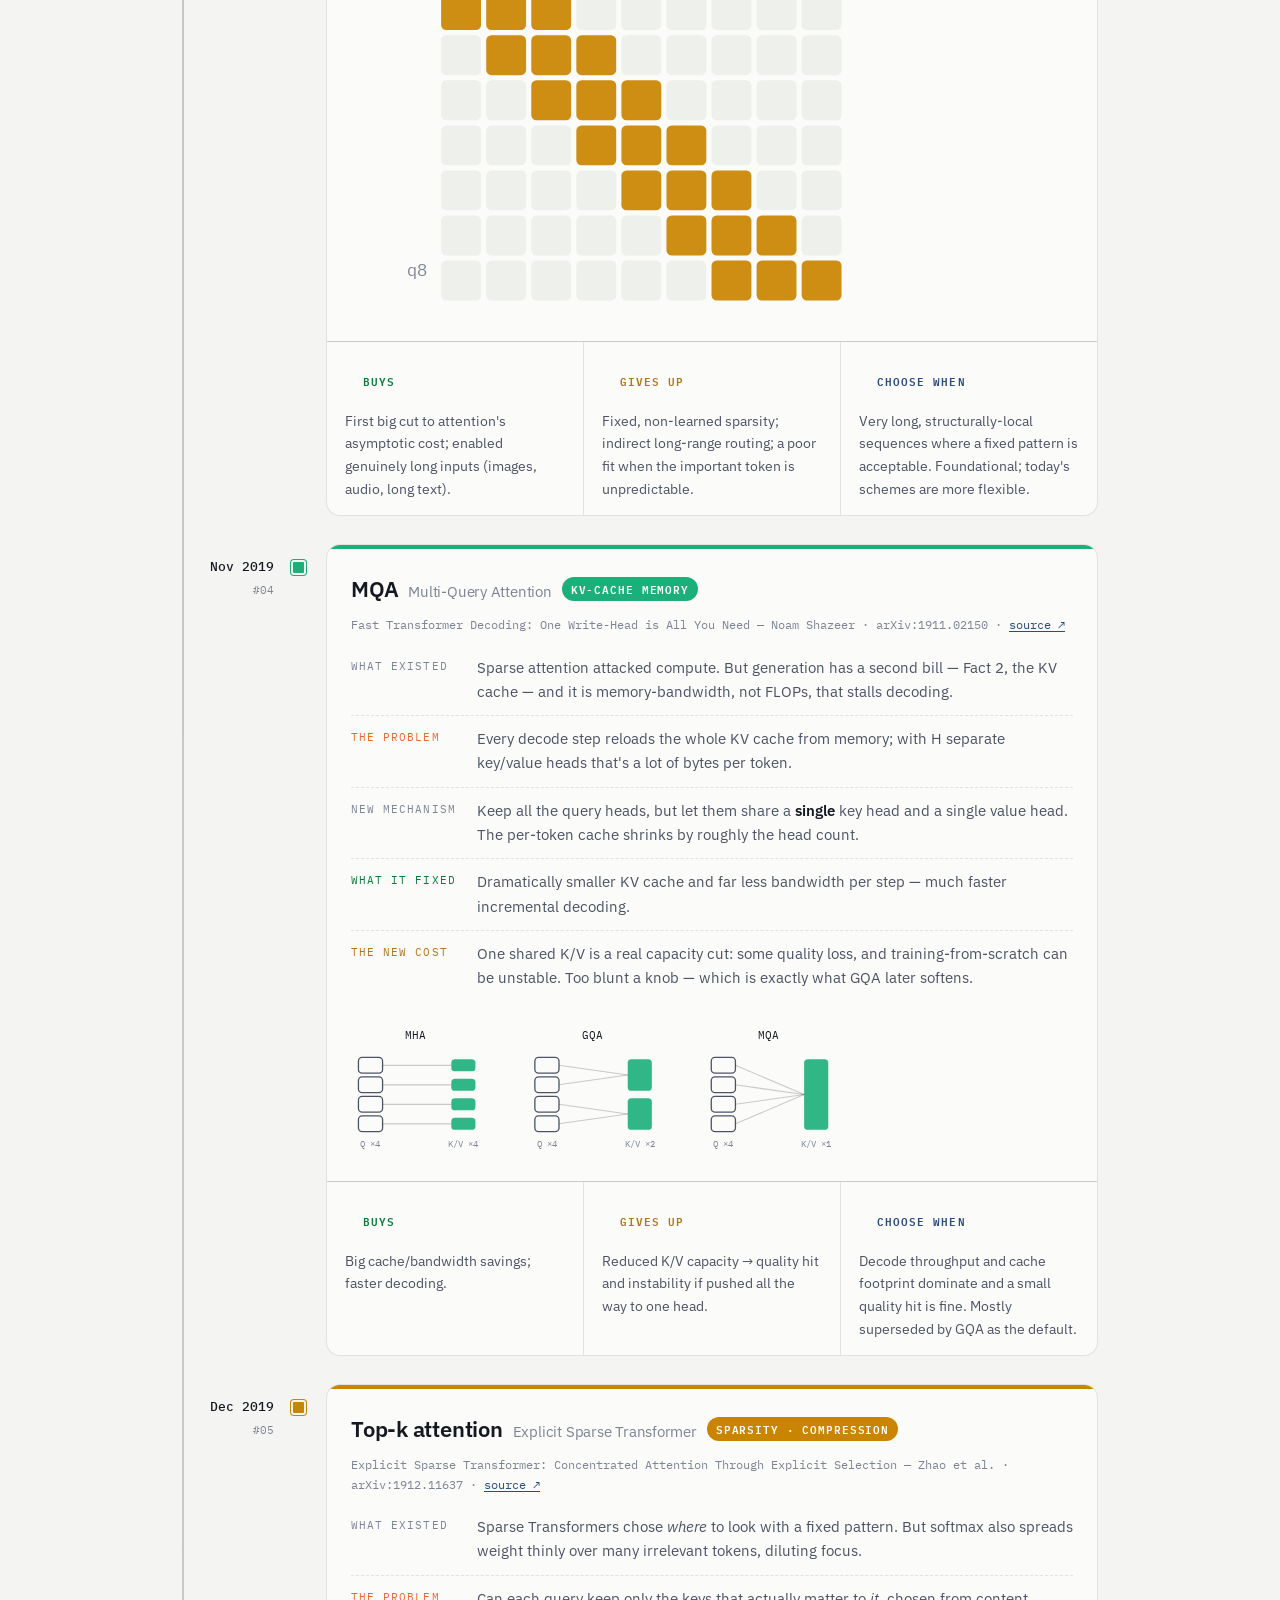
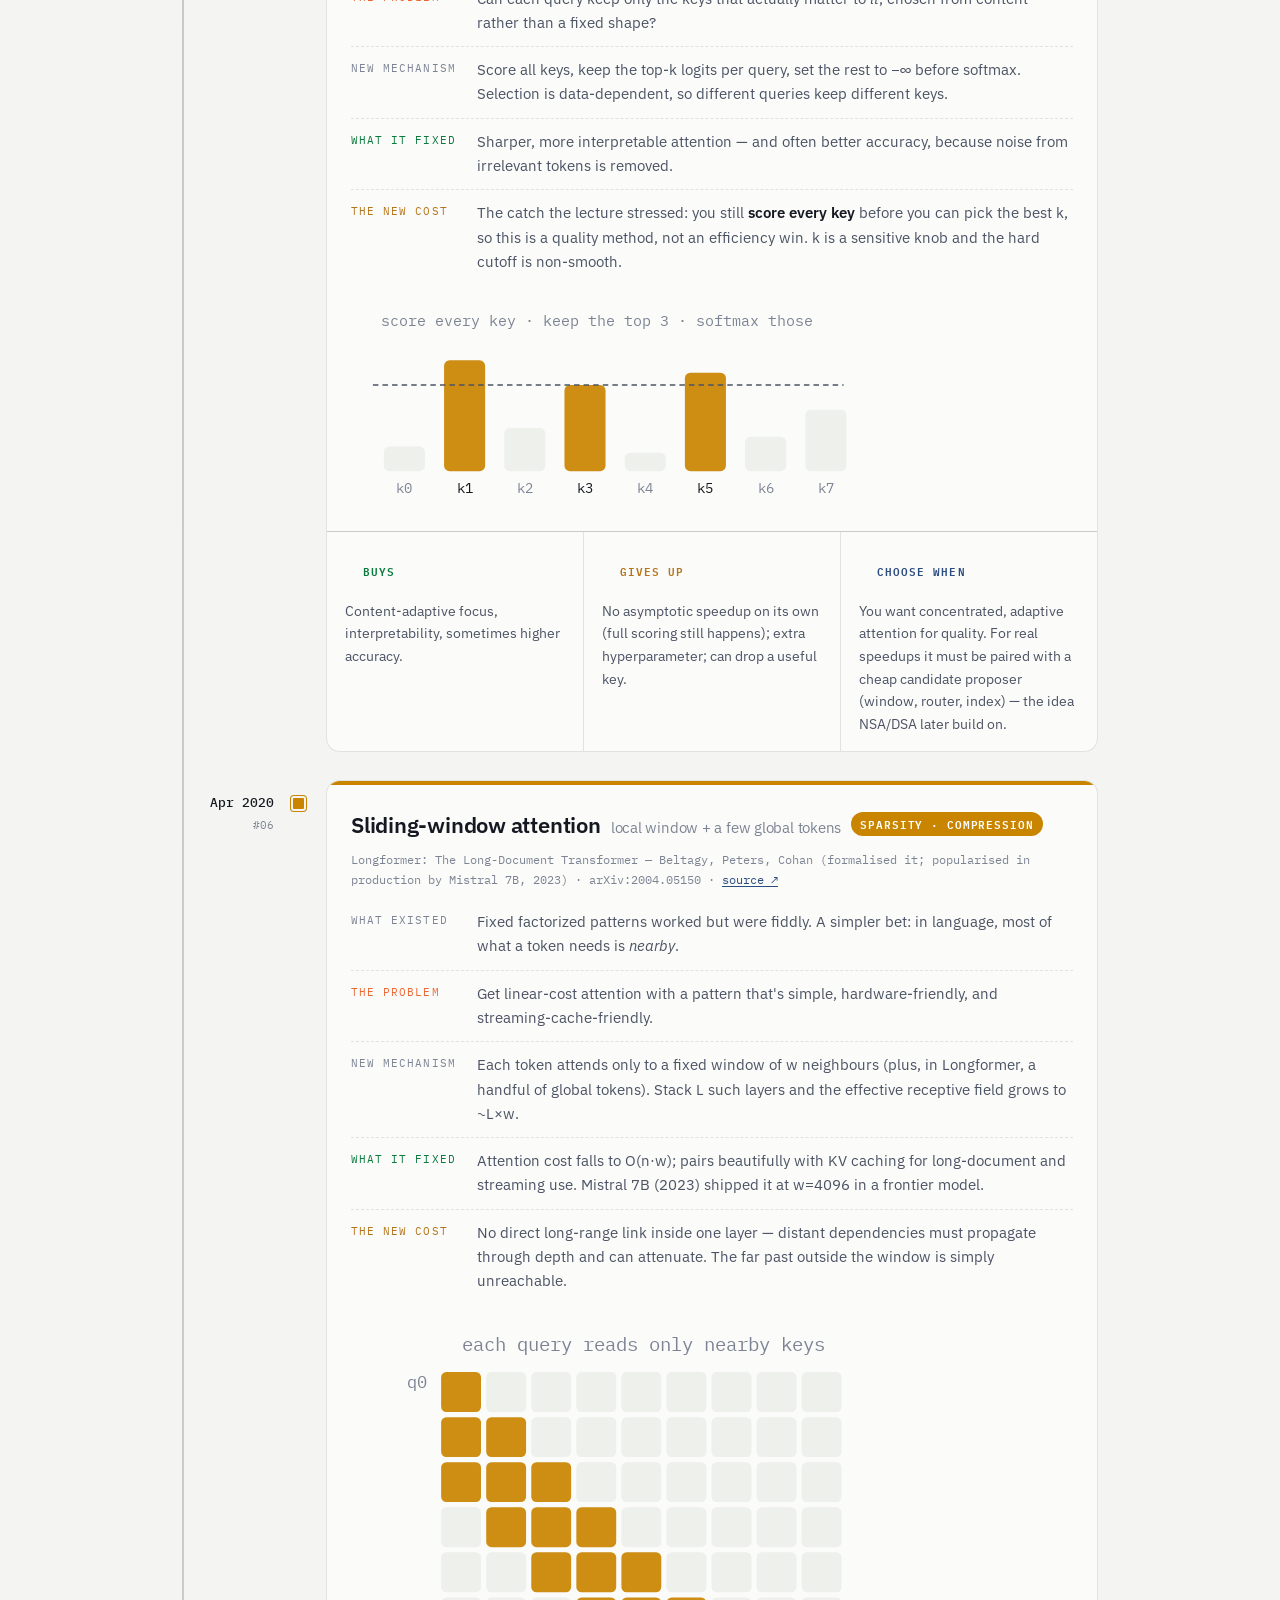
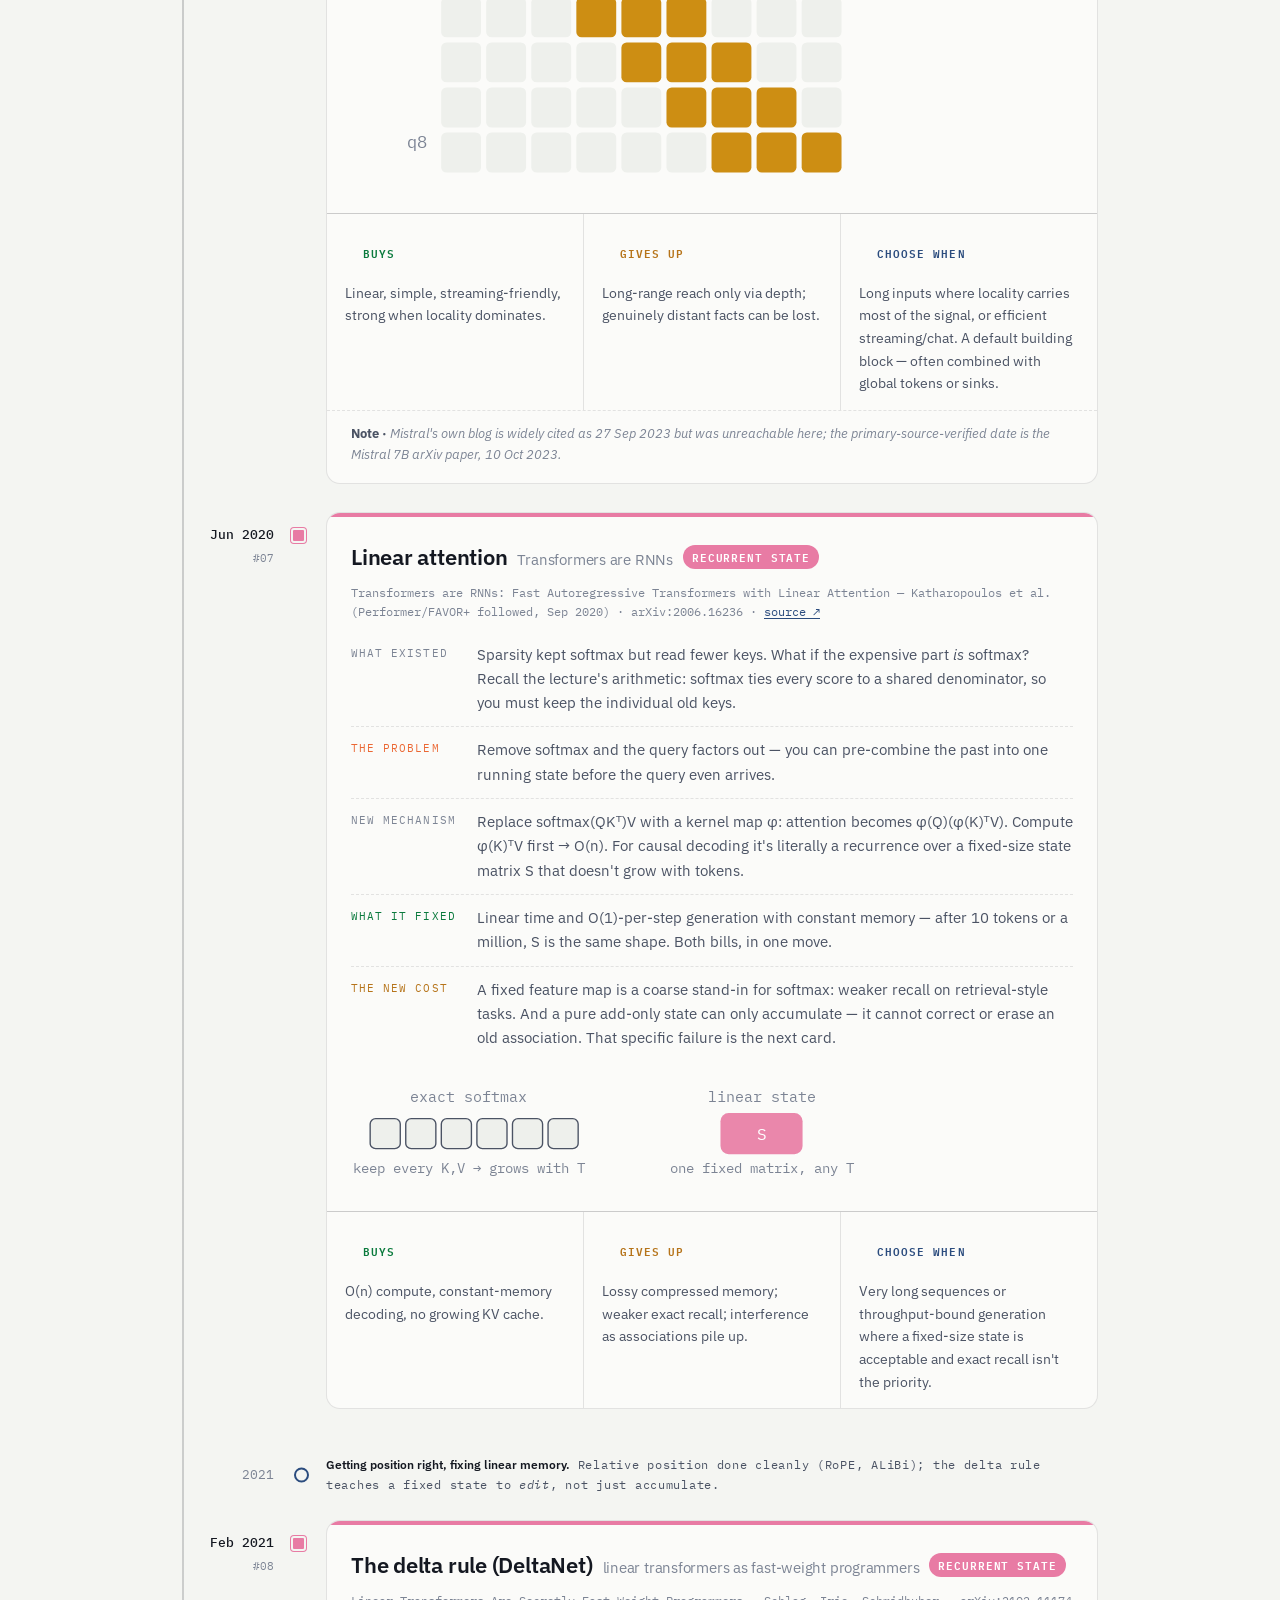
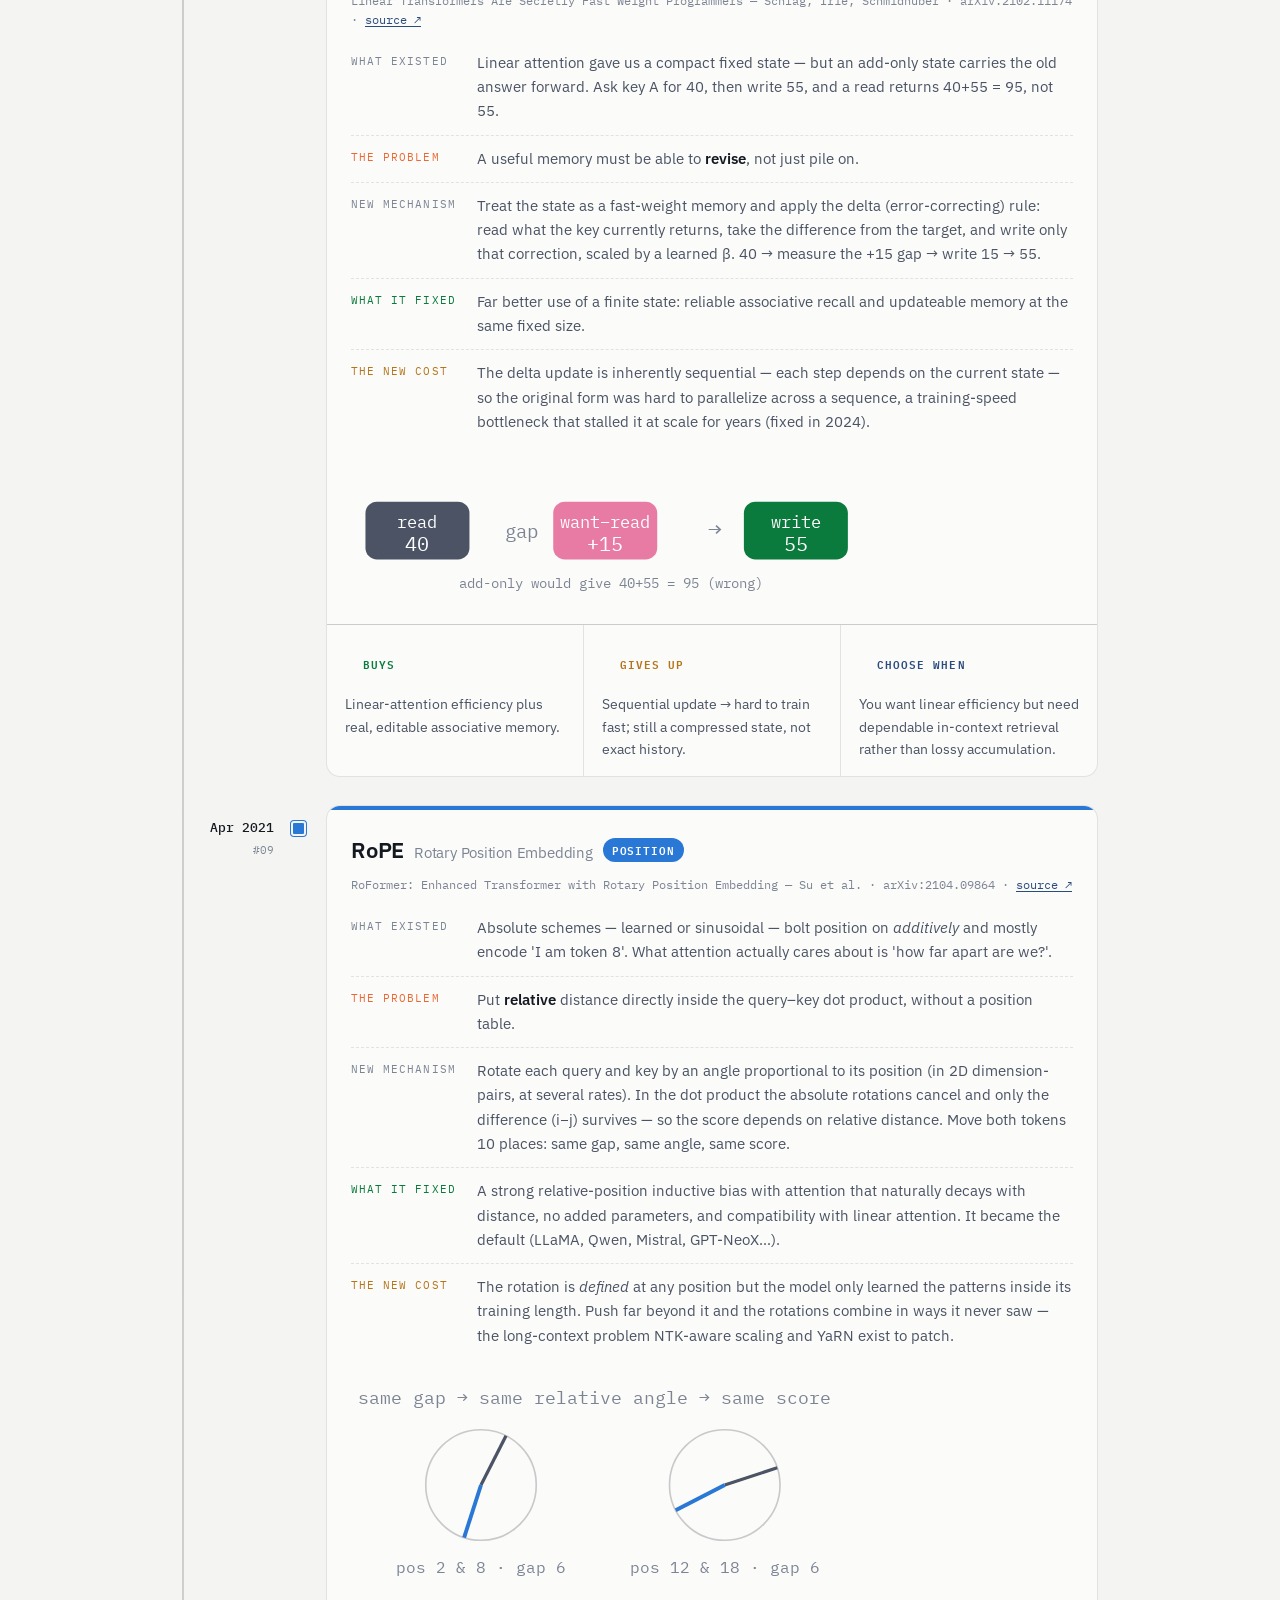
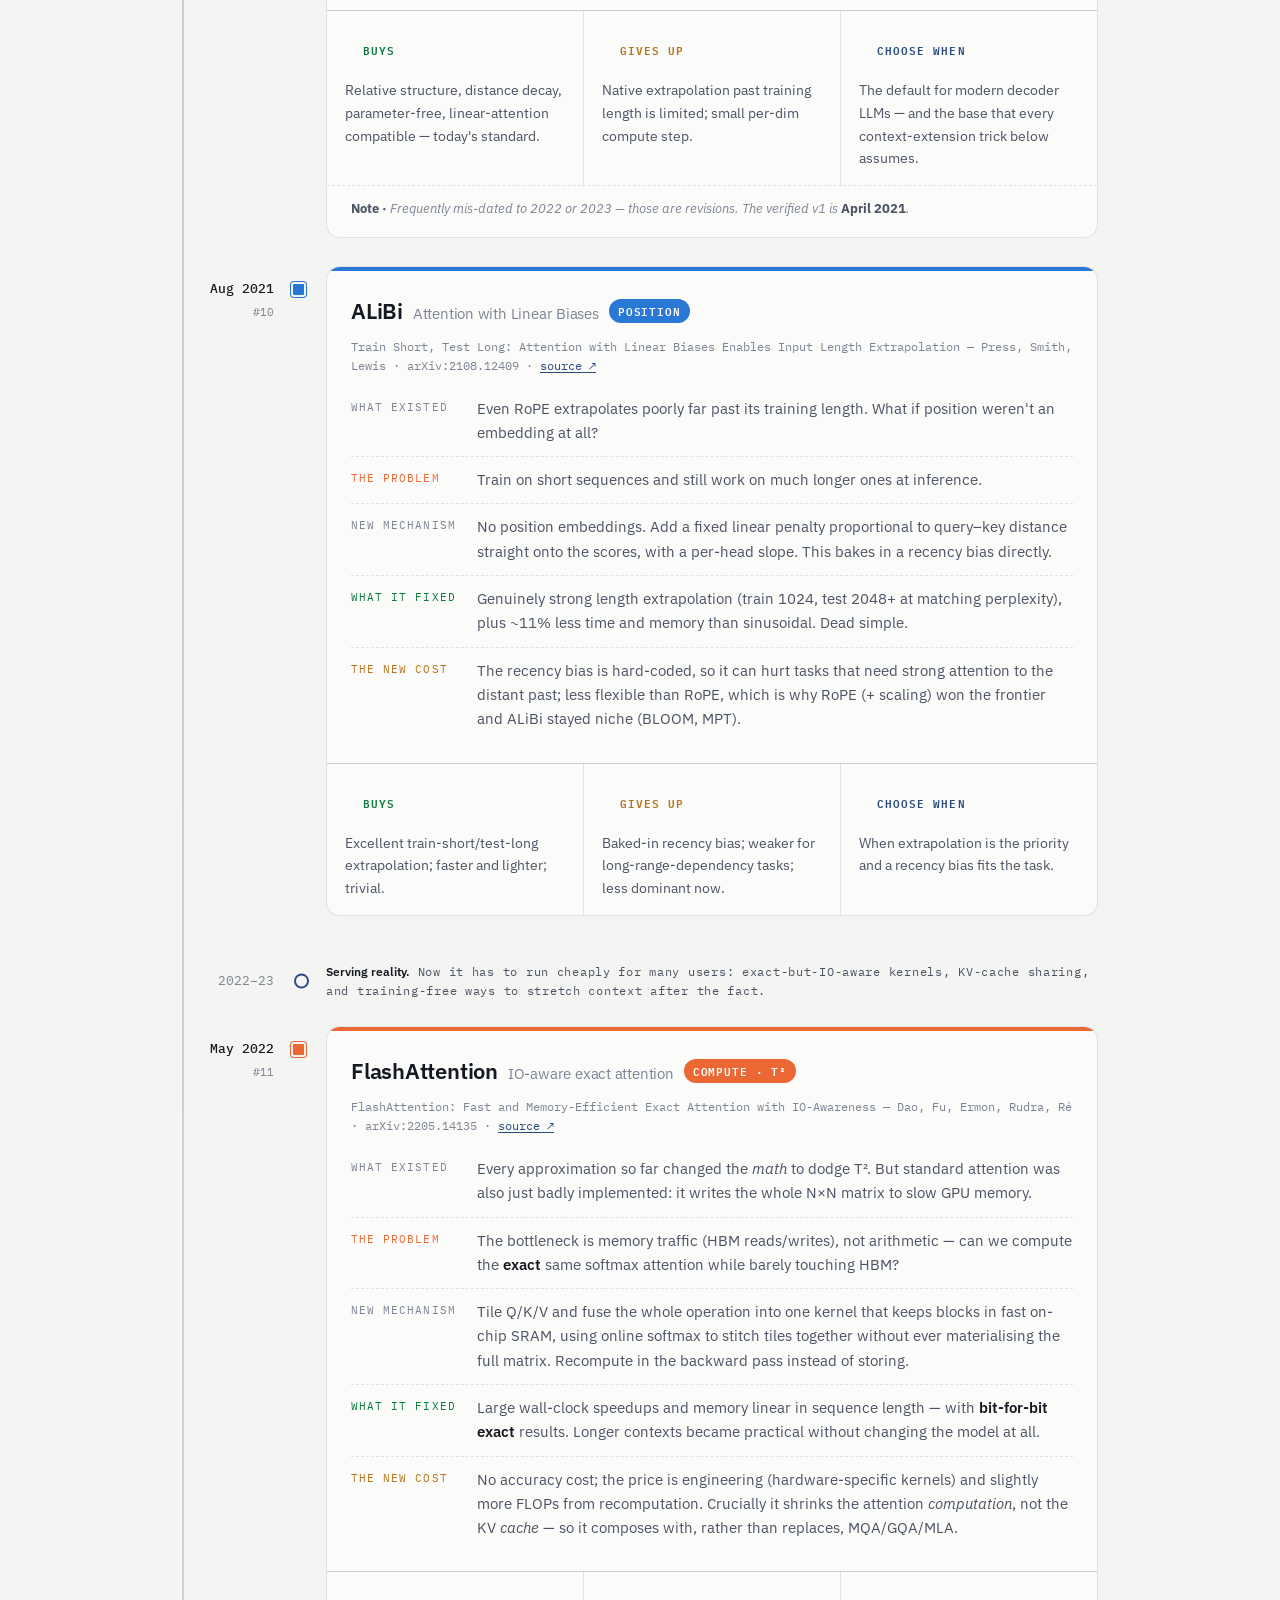
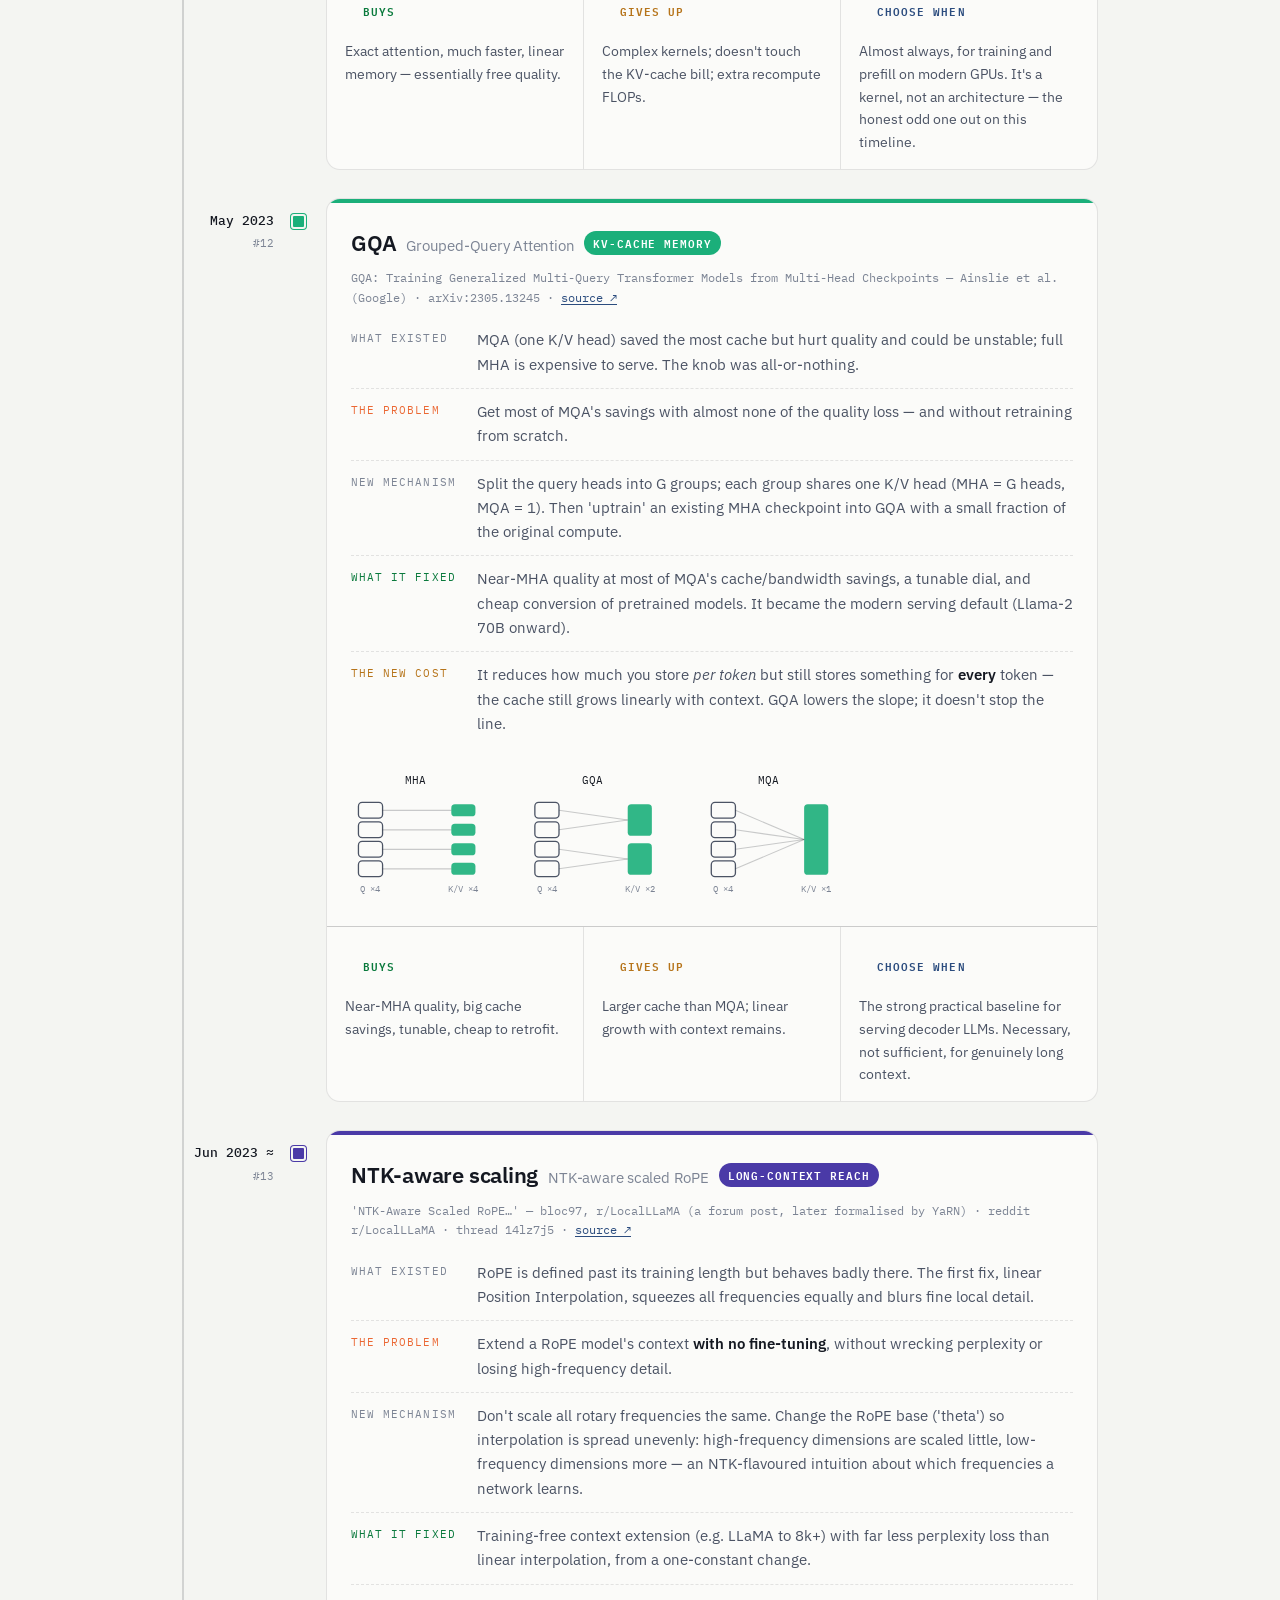
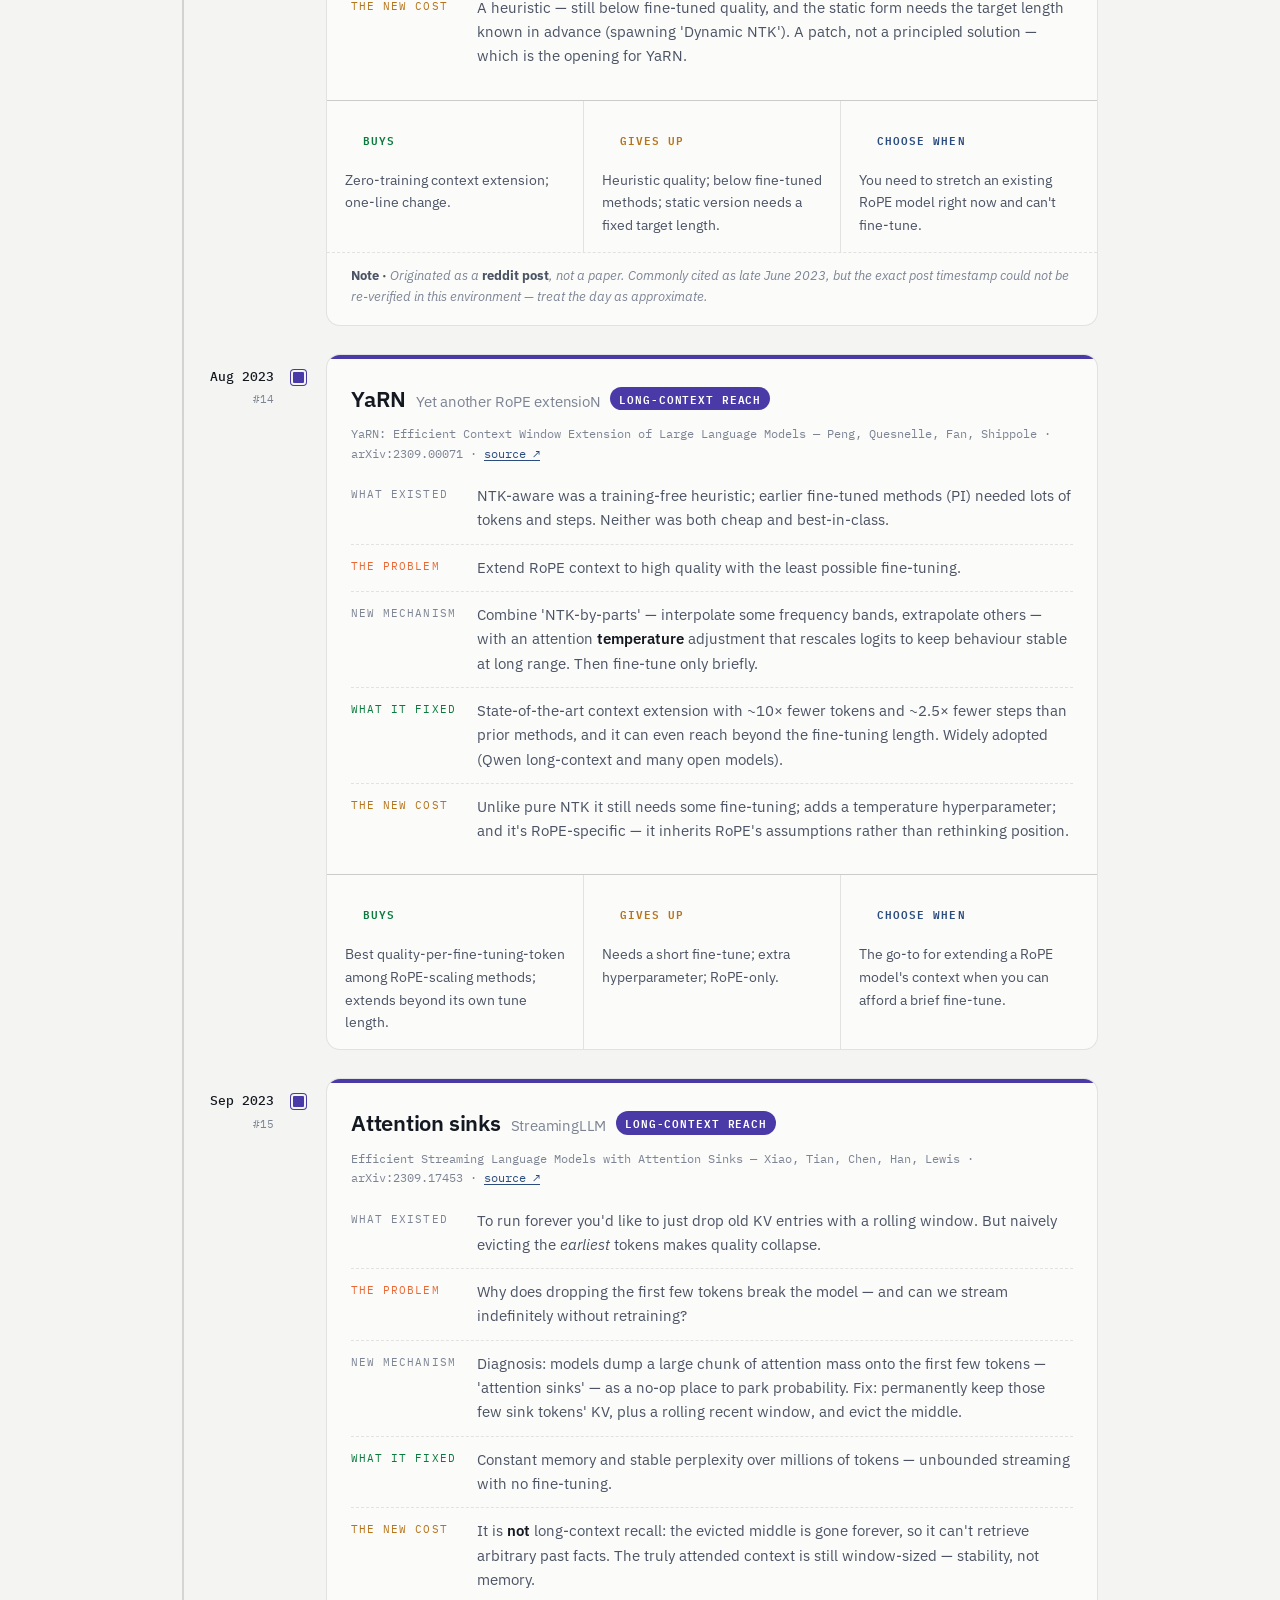
<file: Assignment8/attention-timeline/index.html>
<!doctype html>
<html lang="en">
<head>
<meta charset="utf-8">
<meta name="viewport" content="width=device-width, initial-scale=1">
<title>How Attention Works Now</title>
<meta name="description" content="A chronological, honestly-traded tour of attention mechanisms — from scaled dot-product attention to sparse and compressed attention — told as the field thinking out loud.">
<link rel="preconnect" href="https://fonts.googleapis.com">
<link rel="preconnect" href="https://fonts.gstatic.com" crossorigin>
<link href="https://fonts.googleapis.com/css2?family=IBM+Plex+Sans:ital,wght@0,400;0,500;0,600;0,700;1,400&family=IBM+Plex+Mono:wght@400;500;600&family=IBM+Plex+Serif:ital,wght@0,400;1,400&display=swap" rel="stylesheet">
<style>
/* ============ TOKENS ============ */
:root{
  color-scheme: light;
  --plane:#f4f5f2;         /* page ground, cool neutral biased to ink-blue */
  --surface:#fbfbf9;       /* card surface */
  --surface-2:#eef0ec;
  --ink:#141821;           /* primary ink, blue-black */
  --ink-2:#4b5364;         /* secondary */
  --muted:#7c8494;         /* labels/axes */
  --hair:rgba(20,24,33,0.11);
  --hair-strong:rgba(20,24,33,0.22);
  --accent:#2b4c7e;        /* ink-blue accent */
  --accent-soft:#e5ecf5;

  /* cost-dimension categorical palette (validated slots, always paired with a text label) */
  --dim-position:#2a78d6;  /* blue    */
  --dim-compute:#eb6834;   /* orange  */
  --dim-memory:#1baf7a;    /* aqua    */
  --dim-context:#4a3aa7;   /* violet  */
  --dim-recur:#e87ba4;     /* magenta */
  --dim-sparse:#c98500;    /* yellow-dark (contrast on light) */

  /* heatmap sequential (blue ramp) */
  --hm-0:#eef3fb; --hm-1:#cde2fb; --hm-2:#9ec5f4; --hm-3:#6da7ec; --hm-4:#3987e5; --hm-5:#256abf; --hm-6:#104281;

  --good:#0a7a3d; --warn:#b6741a;
  --radius:14px;
  --maxw:960px;
  --font:"IBM Plex Sans",system-ui,-apple-system,"Segoe UI",sans-serif;
  --mono:"IBM Plex Mono",ui-monospace,Menlo,monospace;
  --serif:"IBM Plex Serif",Georgia,serif;
}
@media (prefers-color-scheme: dark){
  :root:not([data-theme="light"]){
    --plane:#0c0e13;
    --surface:#14171e;
    --surface-2:#1b1f28;
    --ink:#eef1f6;
    --ink-2:#aeb6c4;
    --muted:#7f8798;
    --hair:rgba(255,255,255,0.11);
    --hair-strong:rgba(255,255,255,0.20);
    --accent:#7fa9e0;
    --accent-soft:#1c2634;
    --dim-position:#3987e5;
    --dim-compute:#d95926;
    --dim-memory:#199e70;
    --dim-context:#9085e9;
    --dim-recur:#d55181;
    --dim-sparse:#c98500;
    --hm-0:#141c28; --hm-1:#173154; --hm-2:#1a4a86; --hm-3:#2a6fc4; --hm-4:#3987e5; --hm-5:#68a4ec; --hm-6:#a9c8f4;
    --good:#2fb968; --warn:#e0a72c;
  }
}
:root[data-theme="dark"]{
  --plane:#0c0e13;
  --surface:#14171e;
  --surface-2:#1b1f28;
  --ink:#eef1f6;
  --ink-2:#aeb6c4;
  --muted:#7f8798;
  --hair:rgba(255,255,255,0.11);
  --hair-strong:rgba(255,255,255,0.20);
  --accent:#7fa9e0;
  --accent-soft:#1c2634;
  --dim-position:#3987e5;
  --dim-compute:#d95926;
  --dim-memory:#199e70;
  --dim-context:#9085e9;
  --dim-recur:#d55181;
  --dim-sparse:#c98500;
  --hm-0:#141c28; --hm-1:#173154; --hm-2:#1a4a86; --hm-3:#2a6fc4; --hm-4:#3987e5; --hm-5:#68a4ec; --hm-6:#a9c8f4;
  --good:#2fb968; --warn:#e0a72c;
}

/* ============ BASE ============ */
*{box-sizing:border-box}
html{scroll-behavior:smooth}
@media (prefers-reduced-motion:reduce){html{scroll-behavior:auto}}
body{
  margin:0;background:var(--plane);color:var(--ink);
  font-family:var(--font);font-size:17px;line-height:1.62;
  -webkit-font-smoothing:antialiased;text-rendering:optimizeLegibility;
}
.wrap{max-width:var(--maxw);margin:0 auto;padding:0 22px}
h1,h2,h3{text-wrap:balance;line-height:1.12;margin:0}
p{margin:0 0 1em}
a{color:var(--accent);text-decoration-thickness:1px;text-underline-offset:2px}
code,.mono{font-family:var(--mono)}
::selection{background:var(--accent-soft)}

.label{font-family:var(--mono);font-size:11.5px;letter-spacing:.14em;text-transform:uppercase;color:var(--muted);font-weight:500}

/* ============ THEME TOGGLE ============ */
.toggle{position:fixed;top:14px;right:14px;z-index:60;background:var(--surface);border:1px solid var(--hair-strong);
  color:var(--ink-2);border-radius:99px;padding:7px 13px;font-family:var(--mono);font-size:12px;cursor:pointer;display:flex;gap:7px;align-items:center}
.toggle:hover{border-color:var(--accent)}
.toggle:focus-visible{outline:2px solid var(--accent);outline-offset:2px}

/* ============ HERO ============ */
.hero{padding:88px 0 40px;position:relative;overflow:hidden}
.hero .kick{margin-bottom:20px}
.hero h1{font-size:clamp(38px,7vw,72px);font-weight:600;letter-spacing:-.02em}
.hero .lede{font-size:clamp(18px,2.4vw,22px);color:var(--ink-2);max-width:38ch;margin-top:22px}
.hero .meta{margin-top:30px;display:flex;flex-wrap:wrap;gap:10px 20px;font-family:var(--mono);font-size:12.5px;color:var(--muted)}
.hero .meta b{color:var(--ink-2);font-weight:500}

/* ============ SECTION ============ */
.section{padding:56px 0}
.section-head{margin-bottom:30px}
.section-head h2{font-size:clamp(26px,4vw,38px);font-weight:600;letter-spacing:-.015em}
.section-head .sub{color:var(--ink-2);max-width:62ch;margin-top:14px;font-size:18px}

/* ============ PIPELINE (hero standard attention) ============ */
.stage{background:var(--surface);border:1px solid var(--hair);border-radius:var(--radius);padding:22px}
.pipe{display:flex;flex-direction:column;gap:0;margin:8px 0 0}
.pipe-step{display:grid;grid-template-columns:132px 1fr;gap:18px;align-items:start;padding:16px 0;border-top:1px solid var(--hair)}
.pipe-step:first-child{border-top:none}
.pipe-step .op{font-family:var(--mono);font-size:14px;font-weight:600;color:var(--accent)}
.pipe-step .op .n{display:block;font-size:11px;color:var(--muted);font-weight:500;letter-spacing:.1em;margin-bottom:3px}
.pipe-step .desc{font-size:15px;color:var(--ink-2)}
.pipe-step .desc b{color:var(--ink);font-weight:600}
.arrowcol{text-align:center;color:var(--muted);font-family:var(--mono);font-size:13px}

.eq{font-family:var(--mono);font-size:clamp(14px,2.3vw,19px);background:var(--surface-2);border:1px solid var(--hair);border-radius:10px;
  padding:14px 16px;overflow-x:auto;color:var(--ink);white-space:nowrap}
.eq .dim{color:var(--muted)}
.eq .hot{color:var(--accent);font-weight:600}

.controls{display:flex;flex-wrap:wrap;gap:16px 26px;align-items:center;margin:20px 0 6px}
.control{display:flex;flex-direction:column;gap:5px;min-width:170px}
.control label{font-family:var(--mono);font-size:11.5px;letter-spacing:.1em;text-transform:uppercase;color:var(--muted);display:flex;justify-content:space-between;gap:10px}
.control label b{color:var(--accent);font-weight:600}
input[type=range]{width:100%;accent-color:var(--accent);cursor:pointer}
.seg{display:inline-flex;border:1px solid var(--hair-strong);border-radius:8px;overflow:hidden}
.seg button{background:transparent;border:none;color:var(--ink-2);font-family:var(--mono);font-size:12.5px;padding:6px 12px;cursor:pointer}
.seg button[aria-pressed=true]{background:var(--accent);color:#fff}
:root[data-theme=dark] .seg button[aria-pressed=true],
:root:not([data-theme=light]) .seg button[aria-pressed=true]{color:#0c0e13}
@media(prefers-color-scheme:light){:root:not([data-theme=dark]) .seg button[aria-pressed=true]{color:#fff}}

/* attention grid demo */
.demo-grid{display:grid;grid-template-columns:1fr;gap:22px;margin-top:8px}
@media(min-width:720px){.demo-grid{grid-template-columns:1.15fr .85fr}}
.heat{border-collapse:separate;border-spacing:3px;font-family:var(--mono);font-size:12px;width:100%}
.heat th{color:var(--muted);font-weight:500;font-size:11px;padding:2px}
.heat td{width:1%;text-align:center;color:#fff;border-radius:5px;padding:7px 4px;font-variant-numeric:tabular-nums;
  transition:background .25s;mix-blend-mode:normal}
.heat td.masked{background:var(--surface-2)!important;color:var(--muted)}
.heat .rowlab{color:var(--ink-2);text-align:right;padding-right:8px;font-size:11px;white-space:nowrap}
.legend-hm{display:flex;align-items:center;gap:8px;font-family:var(--mono);font-size:11px;color:var(--muted);margin-top:12px}
.legend-hm .bar{height:9px;width:120px;border-radius:5px;background:linear-gradient(90deg,var(--hm-0),var(--hm-2),var(--hm-4),var(--hm-6))}

.callout{border-left:3px solid var(--accent);background:var(--accent-soft);padding:14px 16px;border-radius:0 10px 10px 0;font-size:15px;color:var(--ink-2);margin-top:18px}
.callout b{color:var(--ink)}

/* ============ TWO-BILLS FACTS ============ */
.facts{display:grid;grid-template-columns:1fr;gap:16px;margin-top:8px}
@media(min-width:680px){.facts{grid-template-columns:1fr 1fr}}
.fact{background:var(--surface);border:1px solid var(--hair);border-radius:var(--radius);padding:20px}
.fact h3{font-size:16px;margin-bottom:8px;display:flex;align-items:center;gap:9px}
.fact .tag{font-family:var(--mono);font-size:10.5px;letter-spacing:.12em;text-transform:uppercase;padding:3px 8px;border-radius:99px;font-weight:600}
.fact p{font-size:14.5px;color:var(--ink-2);margin:0}
.fact .big{font-family:var(--mono);font-size:26px;color:var(--ink);margin:6px 0;font-variant-numeric:tabular-nums}

/* ============ TIMELINE ============ */
.tl-legend{display:flex;flex-wrap:wrap;gap:8px 10px;margin:26px 0 8px}
.chip{display:inline-flex;align-items:center;gap:7px;font-family:var(--mono);font-size:12px;color:var(--ink-2);
  border:1px solid var(--hair-strong);border-radius:99px;padding:5px 11px;cursor:pointer;background:var(--surface);user-select:none}
.chip .dot{width:10px;height:10px;border-radius:3px;flex:none}
.chip[aria-pressed=false]{opacity:.38}
.chip:focus-visible{outline:2px solid var(--accent);outline-offset:2px}

.timeline{position:relative;margin-top:20px}
.timeline::before{content:"";position:absolute;left:calc(var(--spine) - 1px);top:6px;bottom:0;width:2px;
  background:linear-gradient(var(--hair-strong),var(--hair));--spine:0}
:root{--spine:118px}
@media(max-width:640px){:root{--spine:20px}}

.era{display:grid;grid-template-columns:var(--spine) 1fr;gap:0;margin:34px 0 10px;align-items:center}
.era .yr{grid-column:1;font-family:var(--mono);font-size:13px;color:var(--muted);text-align:right;padding-right:26px}
.era .band{grid-column:2;font-family:var(--mono);font-size:12px;letter-spacing:.06em;color:var(--ink-2);
  padding-left:26px;position:relative}
.era .band::before{content:"";position:absolute;left:-6px;top:50%;transform:translateY(-50%);width:11px;height:11px;
  border-radius:50%;background:var(--plane);border:2px solid var(--accent)}
.era .band b{color:var(--ink);letter-spacing:0;font-family:var(--font);font-weight:600}

.card-row{display:grid;grid-template-columns:var(--spine) 1fr;align-items:start}
.card-row .when{grid-column:1;text-align:right;padding:24px 26px 0 0;font-family:var(--mono);position:relative}
.card-row .when .date{font-size:12.5px;color:var(--ink);font-weight:500}
.card-row .when .idx{font-size:11px;color:var(--muted);display:block;margin-top:2px}
.card-row .when::after{content:"";position:absolute;right:-6px;top:32px;width:11px;height:11px;border-radius:3px;
  background:var(--dot,var(--accent));border:2px solid var(--plane);box-shadow:0 0 0 1px var(--dot,var(--accent))}
@media(max-width:640px){
  .card-row .when{text-align:left;padding:0 0 8px 26px}
  .card-row .when::after{right:auto;left:-6px;top:4px}
}

.card{grid-column:2;margin:16px 0 12px 26px;background:var(--surface);border:1px solid var(--hair);
  border-radius:var(--radius);overflow:hidden;transition:border-color .2s,box-shadow .2s,opacity .3s}
.card.dim-hidden{display:none}
.card:hover{border-color:var(--hair-strong)}
.card-top{padding:22px 24px 4px;border-top:4px solid var(--dot,var(--accent))}
.card .name{font-size:22px;font-weight:600;letter-spacing:-.01em;display:flex;flex-wrap:wrap;gap:10px;align-items:baseline}
.card .name .abbr{color:var(--ink)}
.card .name .full{font-size:15px;color:var(--muted);font-weight:400}
.card .dimtag{font-family:var(--mono);font-size:11px;letter-spacing:.08em;text-transform:uppercase;color:#fff;
  padding:3px 9px;border-radius:99px;font-weight:600;align-self:center}
.card .src{margin-top:8px;font-family:var(--mono);font-size:12px;color:var(--muted)}
.card .src a{color:var(--accent)}

.beats{padding:6px 24px 20px}
.beat{display:grid;grid-template-columns:112px 1fr;gap:14px;padding:11px 0;border-top:1px dashed var(--hair);align-items:start}
.beat:first-child{border-top:none}
.beat .bl{font-family:var(--mono);font-size:10.5px;letter-spacing:.1em;text-transform:uppercase;color:var(--muted);padding-top:2px}
.beat .bt{font-size:15px;color:var(--ink-2)}
.beat .bt b{color:var(--ink);font-weight:600}
.beat.problem .bl{color:var(--dim-compute)}
.beat.fixed .bl{color:var(--good)}
.beat.cost .bl{color:var(--warn)}

.trade{display:grid;grid-template-columns:1fr;gap:1px;background:var(--hair);border-top:1px solid var(--hair)}
@media(min-width:640px){.trade{grid-template-columns:1fr 1fr 1fr}}
.trade div{background:var(--surface);padding:15px 18px}
.trade .tl-h{font-family:var(--mono);font-size:10.5px;letter-spacing:.1em;text-transform:uppercase;margin-bottom:6px;font-weight:600}
.trade .buys .tl-h{color:var(--good)}
.trade .gives .tl-h{color:var(--warn)}
.trade .when-h .tl-h{color:var(--accent)}
.trade p{font-size:14px;color:var(--ink-2);margin:0}

.note{font-size:13px;color:var(--muted);padding:12px 24px 18px;font-style:italic;border-top:1px dashed var(--hair)}
.note b{color:var(--ink-2);font-style:normal}

/* mini diagram in card */
.minifig{padding:2px 24px 18px}
.minifig svg{max-width:100%;height:auto;display:block}
.minifig .cap{font-family:var(--mono);font-size:11px;color:var(--muted);margin-top:8px}

/* ============ CLOSING ============ */
.roads{display:grid;grid-template-columns:1fr;gap:16px;margin-top:10px}
@media(min-width:680px){.roads{grid-template-columns:1fr 1fr}}
.road{background:var(--surface);border:1px solid var(--hair);border-radius:var(--radius);padding:22px}
.road h3{font-size:18px;margin-bottom:6px}
.road .rk{font-family:var(--mono);font-size:11px;letter-spacing:.1em;text-transform:uppercase;color:var(--accent);margin-bottom:12px}
.road ul{margin:10px 0 0;padding-left:18px;color:var(--ink-2);font-size:14.5px}
.road li{margin-bottom:6px}

footer{padding:60px 0 80px;color:var(--muted);font-size:13.5px;border-top:1px solid var(--hair);margin-top:40px}
footer a{color:var(--accent)}
footer .mono{display:block;margin-top:10px;font-size:12px}

.disclaimer{background:var(--surface-2);border:1px dashed var(--hair-strong);border-radius:10px;padding:16px 18px;font-size:14px;color:var(--ink-2);margin-top:20px}
.disclaimer b{color:var(--ink)}
</style>
</head>
<body>
<button class="toggle" id="themeBtn" aria-label="Toggle colour theme"><span id="themeIcon">◐</span><span id="themeTxt">Theme</span></button>

<!-- ============ HERO ============ -->
<header class="hero">
  <div class="wrap">
    <div class="kick label">A field thinking out loud · 2017 → 2025</div>
    <h1>How attention works now</h1>
    <p class="lede">Start with one mechanism. Then watch every later idea arrive as an answer to a cost the last one created.</p>
    <div class="meta">
      <span><b>Read as:</b> what existed → the problem → the new mechanism → what it fixed → the new trade-off</span>
    </div>
  </div>
</header>

<!-- ============ STANDARD ATTENTION ============ -->
<main>
<section class="section" id="standard">
  <div class="wrap">
    <div class="section-head">
      <div class="label">The mechanism everything else modifies</div>
      <h2>Scaled dot-product attention</h2>
      <p class="sub">Every token becomes three projections of itself — a <b>query</b> (what am I looking for?), a <b>key</b> (what do I contain?) and a <b>value</b> (what I'll hand over if you pick me). Attention is five steps on those three things.</p>
    </div>

    <div class="stage">
      <div class="eq" id="eqBox">
        Attention(Q,K,V) = softmax( <span class="hot">Q&nbsp;Kᵀ</span> <span class="dim">/</span> √d<sub>k</sub> <span class="dim">+ M</span> ) V
      </div>
      <div class="pipe" id="pipe">
        <div class="pipe-step"><div class="op"><span class="n">Step 1 · score</span>Q × Kᵀ</div><div class="desc">Compare the current query with <b>every</b> key by dot product. One query–key pair → one number. All-to-all → a full score matrix.</div></div>
        <div class="pipe-step"><div class="op"><span class="n">Step 2 · scale</span>÷ √d<sub>k</sub></div><div class="desc">Raw dot products grow with head width. Dividing by √d<sub>k</sub> keeps them in a range softmax can use.</div></div>
        <div class="pipe-step"><div class="op"><span class="n">Step 3 · mask</span>+ M</div><div class="desc">For a decoder, set every <b>future</b> position to −∞ so softmax gives it exactly zero weight. Lets us train the whole sequence in parallel while staying left-to-right.</div></div>
        <div class="pipe-step"><div class="op"><span class="n">Step 4 · softmax</span>row-wise</div><div class="desc">Turn each query's row of scores into positive weights that sum to one. This is where the tokens <b>compete</b>.</div></div>
        <div class="pipe-step"><div class="op"><span class="n">Step 5 · sum</span>weights × V</div><div class="desc">Multiply every value by its weight and add. Out comes one new vector for the current token.</div></div>
      </div>
    </div>

    <!-- interactive -->
    <div class="stage" style="margin-top:18px">
      <div class="label" style="margin-bottom:4px">Live · six tokens, one head</div>
      <p style="font-size:15px;color:var(--ink-2);margin:6px 0 0">The sentence below runs through real scaled dot-product attention. Each cell is how much the <b>row</b> token attends to the <b>column</b> token. Drop the temperature and the distribution sharpens; turn the mask off and watch weight leak onto tokens that haven't happened yet — the exact problem the causal mask solves.</p>
      <div class="controls">
        <div class="control">
          <label>Temperature <b id="tempV">1.0</b></label>
          <input type="range" id="temp" min="0.2" max="2.4" step="0.1" value="1.0">
        </div>
        <div class="control" style="min-width:auto">
          <label>Causal mask</label>
          <div class="seg" role="group" aria-label="Causal mask">
            <button id="maskOn" aria-pressed="true">on</button>
            <button id="maskOff" aria-pressed="false">off</button>
          </div>
        </div>
      </div>
      <div class="demo-grid">
        <div style="overflow-x:auto">
          <table class="heat" id="heat" aria-label="Attention weight matrix"></table>
          <div class="legend-hm"><span>low</span><span class="bar"></span><span>high attention weight</span></div>
        </div>
        <div>
          <div class="label" style="margin-bottom:8px">Two facts that drive the rest of the story</div>
          <div class="facts" style="grid-template-columns:1fr">
            <div class="fact">
              <h3><span class="tag" style="background:var(--dim-compute);color:#fff">Bill 1 · compute</span></h3>
              <p>Every token is compared with every other token. The score matrix grows as T².</p>
              <div class="big" id="factCompute">6 × 6 = 36</div>
              <p>Double the context → ~4× the comparisons.</p>
            </div>
            <div class="fact">
              <h3><span class="tag" style="background:var(--dim-memory);color:#fff">Bill 2 · KV memory</span></h3>
              <p>To generate one token at a time, the model keeps every earlier key & value — the <b>KV cache</b>. It grows as T, and it is <b>private per conversation</b>.</p>
              <div class="big" id="factMem">6 K/V pairs saved</div>
            </div>
          </div>
        </div>
      </div>
      <div class="callout"><b>Two facts to carry forward.</b> (1) Attention is exact all-to-all comparison — that is both its power and its T² cost. (2) Attention has no idea of order: swap two identical tokens and nothing changes, so <b>position</b> has to be injected separately. Almost every mechanism below attacks one of these — compute, memory, or position — and pays for it somewhere else.</div>
    </div>
  </div>
</section>

<!-- ============ TIMELINE ============ -->
<section class="section" id="timeline">
  <div class="wrap">
    <div class="section-head">
      <div class="label">2017 → 2025 · in the order they were launched</div>
      <h2>The timeline of trade-offs</h2>
      <p class="sub">Not grouped into a neat taxonomy, and not in teaching order — arranged by <b>when each idea actually appeared</b>. Read top to bottom and you can watch the field's priorities move: exact global attention → cheaper decode memory → better position → longer context → recurrence returning → sparsity & compression returning. Every date is checked against the primary source (see footer). Colour marks the <b>cost each idea mainly attacks</b>; the label always says which, so colour is never the only cue.</p>
    </div>

    <div class="tl-legend" id="legend"></div>
    <div class="timeline" id="tlRoot"></div>

    <div class="disclaimer" id="courseNote"></div>
  </div>
</section>

<!-- ============ CLOSING ============ -->
<section class="section" id="closing">
  <div class="wrap">
    <div class="section-head">
      <div class="label">What the timeline is really showing</div>
      <h2>Long context is a system, not a number</h2>
      <p class="sub">No mechanism here is simply "better." Each bought something and gave something up, and the next paper attacked the new cost. Put an actual target on your workload before you choose — 2K chatbot, 256K agent, 1M codebase — because the right answer changes with it. Two broad strategies fall out of the whole story:</p>
    </div>
    <div class="roads">
      <div class="road">
        <div class="rk">Road 1 · train short, then stretch</div>
        <h3>Extend the position scheme after training</h3>
        <p style="font-size:14.5px;color:var(--ink-2);margin:0">Train at a length you can afford, then recalibrate positions (NTK-aware, YaRN, and the like) to serve much longer. Cheap — but every extension method has a ceiling; 32× working is no promise 320× will.</p>
      </div>
      <div class="road">
        <div class="rk">Road 2 · build long, then train long</div>
        <h3>Make long sequences affordable natively</h3>
        <p style="font-size:14.5px;color:var(--ink-2);margin:0">Change the architecture — linear state, sparsity, compression — so training directly on long sequences is practical. No positional-extension ceiling, but you pay in training cost and complexity.</p>
      </div>
    </div>
    <div class="callout" style="margin-top:20px"><b>The through-line.</b> A stored absolute position table hits a hard length wall. GQA slows KV growth but never stops it. So every serious long-context system reaches for at least one of: better position, linear state, sparsity, or compression — and pays the matching bill. The skill is choosing which bill you can afford for <em>your</em> workload.</div>
  </div>
</section>
</main>

<footer>
  <div class="wrap">
    <div class="label" style="margin-bottom:10px">Sources & method</div>
    <p style="max-width:64ch">Every launch date is the <b>arXiv v1 submission date</b> (or the original blog/release), verified against the primary source rather than a secondary summary — dates are exactly where a confident-sounding agent goes wrong. Full source list with links is in the <a href="https://github.com/REPO_PLACEHOLDER">GitHub repository README</a>.</p>
    <span class="mono">Built for ERA V5 · Session 8 — Modern Attention Variants. Corrections welcome; the timeline is only as good as its citations.</span>
  </div>
</footer>

<script>
/* ================= THEME ================= */
(function(){
  const b=document.getElementById('themeBtn'),ic=document.getElementById('themeIcon'),tx=document.getElementById('themeTxt');
  function cur(){const s=document.documentElement.getAttribute('data-theme');if(s)return s;return matchMedia('(prefers-color-scheme:dark)').matches?'dark':'light';}
  function set(t){document.documentElement.setAttribute('data-theme',t);ic.textContent=t==='dark'?'☾':'☀';tx.textContent=t==='dark'?'Dark':'Light';if(window.__repaintHeat)window.__repaintHeat();}
  b.addEventListener('click',()=>set(cur()==='dark'?'light':'dark'));
  set(cur());
})();

/* ================= STANDARD ATTENTION DEMO ================= */
const TOKENS=["The","cat","sat","on","the","mat"];
// fixed pseudo-scores (content affinities) so the demo is deterministic & sensible
const BASE=[
/*The*/[2.0,0.3,0.2,0.1,0.4,0.1],
/*cat*/[1.4,2.2,0.5,0.2,0.3,0.3],
/*sat*/[0.6,2.6,2.0,0.4,0.3,0.4],
/*on */[0.3,0.5,1.3,1.8,0.6,0.5],
/*the*/[0.4,0.4,0.3,0.9,1.6,0.7],
/*mat*/[0.3,1.9,1.1,0.8,0.7,2.3]
];
let TEMP=1.0, MASK=true;
function softmaxRow(r){const m=Math.max(...r);const e=r.map(x=>Math.exp((x-m)));const s=e.reduce((a,b)=>a+b,0);return e.map(x=>x/s);}
function weights(){
  const out=[];
  for(let i=0;i<6;i++){
    let row=BASE[i].map(x=>x/TEMP);
    if(MASK)row=row.map((x,j)=>j>i?-1e9:x);
    out.push(softmaxRow(row));
  }
  return out;
}
function hmColor(t){ // t in 0..1 -> stepped blue ramp via css vars
  const steps=['--hm-0','--hm-1','--hm-2','--hm-3','--hm-4','--hm-5','--hm-6'];
  const cs=getComputedStyle(document.documentElement);
  const idx=Math.min(6,Math.max(0,Math.round(t*6)));
  return cs.getPropertyValue(steps[idx]).trim();
}
function paintHeat(){
  const W=weights();
  const el=document.getElementById('heat');
  let html='<tr><th></th>';
  for(let j=0;j<6;j++)html+='<th>'+TOKENS[j]+'</th>';
  html+='</tr>';
  for(let i=0;i<6;i++){
    html+='<tr><td class="rowlab">'+TOKENS[i]+'</td>';
    for(let j=0;j<6;j++){
      const masked=MASK&&j>i;
      if(masked){html+='<td class="masked">·</td>';continue;}
      const w=W[i][j];
      const c=hmColor(w);
      const txtcol=w>0.45?'#fff':(w>0.22?'#eef':'var(--ink-2)');
      html+='<td style="background:'+c+';color:'+(w>0.4?'#fff':'rgba(255,255,255,.92)')+'" title="'+TOKENS[i]+' → '+TOKENS[j]+' : '+w.toFixed(2)+'">'+w.toFixed(2)+'</td>';
    }
    html+='</tr>';
  }
  el.innerHTML=html;
}
document.getElementById('temp').addEventListener('input',e=>{TEMP=+e.target.value;document.getElementById('tempV').textContent=TEMP.toFixed(1);paintHeat();});
function setMask(on){MASK=on;document.getElementById('maskOn').setAttribute('aria-pressed',on);document.getElementById('maskOff').setAttribute('aria-pressed',!on);paintHeat();}
document.getElementById('maskOn').addEventListener('click',()=>setMask(true));
document.getElementById('maskOff').addEventListener('click',()=>setMask(false));
window.__repaintHeat=paintHeat;
paintHeat();

/* ================= TIMELINE DATA + RENDER ================= */
/* injected below */
const DIMENSIONS = window.__DIMS__ || {};
const DATA = window.__DATA__ || [];
</script>
<script src="timeline-data.js"></script>
<script src="render.js"></script>
</body>
</html>
</file>
<file: Assignment1/neural-proof-webapp/style.css>
:root {
  --bg: #080b16;
  --panel: rgba(16, 22, 42, 0.78);
  --panel-strong: rgba(21, 30, 56, 0.94);
  --text: #f7f8ff;
  --muted: #aeb8d6;
  --line: rgba(255, 255, 255, 0.12);
  --accent: #8b5cf6;
  --accent-2: #22d3ee;
  --good: #34d399;
  --warn: #f59e0b;
  --zero: #fb7185;
  --one: #38bdf8;
  --shadow: 0 24px 70px rgba(0,0,0,0.38);
}

* { box-sizing: border-box; }
html { scroll-behavior: smooth; }
body {
  margin: 0;
  min-height: 100vh;
  font-family: Inter, ui-sans-serif, system-ui, -apple-system, BlinkMacSystemFont, "Segoe UI", sans-serif;
  color: var(--text);
  background:
    radial-gradient(circle at top left, rgba(139, 92, 246, 0.24), transparent 28rem),
    radial-gradient(circle at 80% 10%, rgba(34, 211, 238, 0.18), transparent 24rem),
    linear-gradient(180deg, #080b16 0%, #0c1020 45%, #070a13 100%);
  overflow-x: hidden;
}

.orb {
  position: fixed;
  border-radius: 999px;
  filter: blur(28px);
  opacity: 0.5;
  pointer-events: none;
  z-index: -1;
}
.orb-a { width: 18rem; height: 18rem; background: #7c3aed; top: 16rem; left: -8rem; }
.orb-b { width: 22rem; height: 22rem; background: #0891b2; right: -10rem; top: 42rem; }

.hero, main, footer {
  width: min(1180px, calc(100% - 2rem));
  margin: 0 auto;
}
.nav {
  display: flex;
  align-items: center;
  justify-content: space-between;
  padding: 1.25rem 0;
}
.brand { font-weight: 800; letter-spacing: -0.02em; }
.brand-mark {
  display: inline-flex;
  align-items: center;
  justify-content: center;
  width: 2.2rem;
  height: 2.2rem;
  margin-right: 0.55rem;
  border-radius: 0.8rem;
  background: linear-gradient(135deg, var(--accent), var(--accent-2));
  color: white;
  box-shadow: 0 10px 28px rgba(34, 211, 238, 0.24);
}
.nav-link {
  color: var(--text);
  text-decoration: none;
  border: 1px solid var(--line);
  padding: 0.65rem 0.9rem;
  border-radius: 999px;
  background: rgba(255,255,255,0.04);
}
.hero-grid {
  display: grid;
  grid-template-columns: 1.3fr 0.7fr;
  gap: 2rem;
  align-items: center;
  padding: 4rem 0 3rem;
}
.eyebrow {
  margin: 0 0 0.7rem;
  color: var(--accent-2);
  text-transform: uppercase;
  letter-spacing: 0.12em;
  font-size: 0.78rem;
  font-weight: 800;
}
h1, h2, h3, p { margin-top: 0; }
h1 {
  max-width: 820px;
  margin-bottom: 1.1rem;
  font-size: clamp(3rem, 7vw, 6.4rem);
  line-height: 0.9;
  letter-spacing: -0.075em;
}
h2 {
  font-size: clamp(1.8rem, 3.5vw, 3rem);
  line-height: 1;
  letter-spacing: -0.05em;
  margin-bottom: 0.75rem;
}
h3 { margin-bottom: 0.5rem; }
.hero-copy, .proof-head p, .matrix-box p, footer p {
  color: var(--muted);
  line-height: 1.6;
}
.hero-copy { max-width: 720px; font-size: 1.08rem; }
.hero-actions { display: flex; gap: 0.8rem; flex-wrap: wrap; margin-top: 1.5rem; }
button {
  appearance: none;
  border: 0;
  color: white;
  font-weight: 800;
  cursor: pointer;
  transition: transform 0.16s ease, box-shadow 0.16s ease, opacity 0.16s ease;
}
button:hover { transform: translateY(-1px); }
button:disabled { opacity: 0.58; cursor: wait; transform: none; }
.primary, .secondary, .small {
  border-radius: 999px;
  padding: 0.9rem 1.2rem;
}
.primary {
  background: linear-gradient(135deg, var(--accent), var(--accent-2));
  box-shadow: 0 18px 44px rgba(139, 92, 246, 0.35);
}
.secondary, .small {
  border: 1px solid var(--line);
  background: rgba(255,255,255,0.06);
}
.small { padding: 0.75rem 1rem; white-space: nowrap; }
.microcopy { margin-top: 0.85rem; color: #7f89aa; font-size: 0.9rem; }
.hero-card, .proof-card, .neighbor-card, .results-card, .matrix-box {
  background: var(--panel);
  border: 1px solid var(--line);
  border-radius: 2rem;
  box-shadow: var(--shadow);
  backdrop-filter: blur(18px);
}
.hero-card { padding: 1.5rem; }
.metric-big {
  font-size: 3rem;
  font-weight: 900;
  letter-spacing: -0.06em;
  margin-bottom: 0.8rem;
  background: linear-gradient(135deg, #fff, #99f6e4 55%, #c4b5fd);
  -webkit-background-clip: text;
  color: transparent;
}
.legend-row { display: flex; gap: 1rem; flex-wrap: wrap; color: var(--muted); font-size: 0.88rem; }
.dot { display: inline-block; width: 0.7rem; height: 0.7rem; border-radius: 999px; margin-right: 0.35rem; }
.dot-zero { background: var(--zero); }
.dot-one { background: var(--one); }
.dot-line { background: linear-gradient(90deg, rgba(251,113,133,0.35), rgba(56,189,248,0.35)); }

main { display: grid; gap: 1.4rem; padding-bottom: 2rem; }
.proof-card { padding: clamp(1rem, 3vw, 1.6rem); }
.proof-head {
  display: flex;
  justify-content: space-between;
  align-items: flex-start;
  gap: 1.2rem;
  margin-bottom: 1rem;
}
.proof-head > div { max-width: 850px; }
.canvas-grid { display: grid; gap: 1rem; }
.canvas-grid.two { grid-template-columns: repeat(2, minmax(0, 1fr)); }
.canvas-grid.three { grid-template-columns: repeat(3, minmax(0, 1fr)); }
figure {
  margin: 0;
  overflow: hidden;
  border: 1px solid var(--line);
  border-radius: 1.35rem;
  background: rgba(255,255,255,0.04);
}
canvas {
  display: block;
  width: 100%;
  height: auto;
  background: #0b1020;
}
figcaption {
  display: flex;
  align-items: center;
  justify-content: space-between;
  gap: 1rem;
  padding: 0.8rem 0.95rem;
  color: var(--muted);
  border-top: 1px solid var(--line);
}
figcaption strong { color: var(--text); }
.takeaway {
  margin-top: 1rem;
  padding: 1rem;
  border-radius: 1.2rem;
  color: #d9fff4;
  background: linear-gradient(135deg, rgba(52,211,153,0.12), rgba(34,211,238,0.08));
  border: 1px solid rgba(52,211,153,0.20);
}
.matrix-box {
  margin-top: 1rem;
  padding: 1rem;
  display: grid;
  grid-template-columns: 0.75fr 1.25fr;
  gap: 1rem;
  align-items: start;
}
pre {
  margin: 0;
  overflow-x: auto;
  color: #e0f2fe;
  background: rgba(0,0,0,0.24);
  border: 1px solid var(--line);
  border-radius: 1rem;
  padding: 1rem;
  min-height: 5rem;
}
.embedding-layout, .gap-layout {
  display: grid;
  grid-template-columns: 1.45fr 0.55fr;
  gap: 1rem;
}
.neighbor-card, .results-card { padding: 1rem; }
.table-placeholder { color: var(--muted); line-height: 1.55; }
.table {
  width: 100%;
  border-collapse: collapse;
  font-size: 0.92rem;
}
.table th, .table td {
  text-align: left;
  border-bottom: 1px solid var(--line);
  padding: 0.62rem 0.35rem;
}
.table th { color: #dbeafe; }
.badge {
  display: inline-flex;
  align-items: center;
  padding: 0.22rem 0.5rem;
  border-radius: 999px;
  font-size: 0.78rem;
  font-weight: 800;
  border: 1px solid var(--line);
  background: rgba(255,255,255,0.06);
}
footer { padding: 1rem 0 2.5rem; text-align: center; }

@media (max-width: 960px) {
  .hero-grid, .embedding-layout, .gap-layout, .matrix-box { grid-template-columns: 1fr; }
  .canvas-grid.three, .canvas-grid.two { grid-template-columns: 1fr; }
  h1 { letter-spacing: -0.055em; }
  .proof-head { flex-direction: column; }
}
</file>
